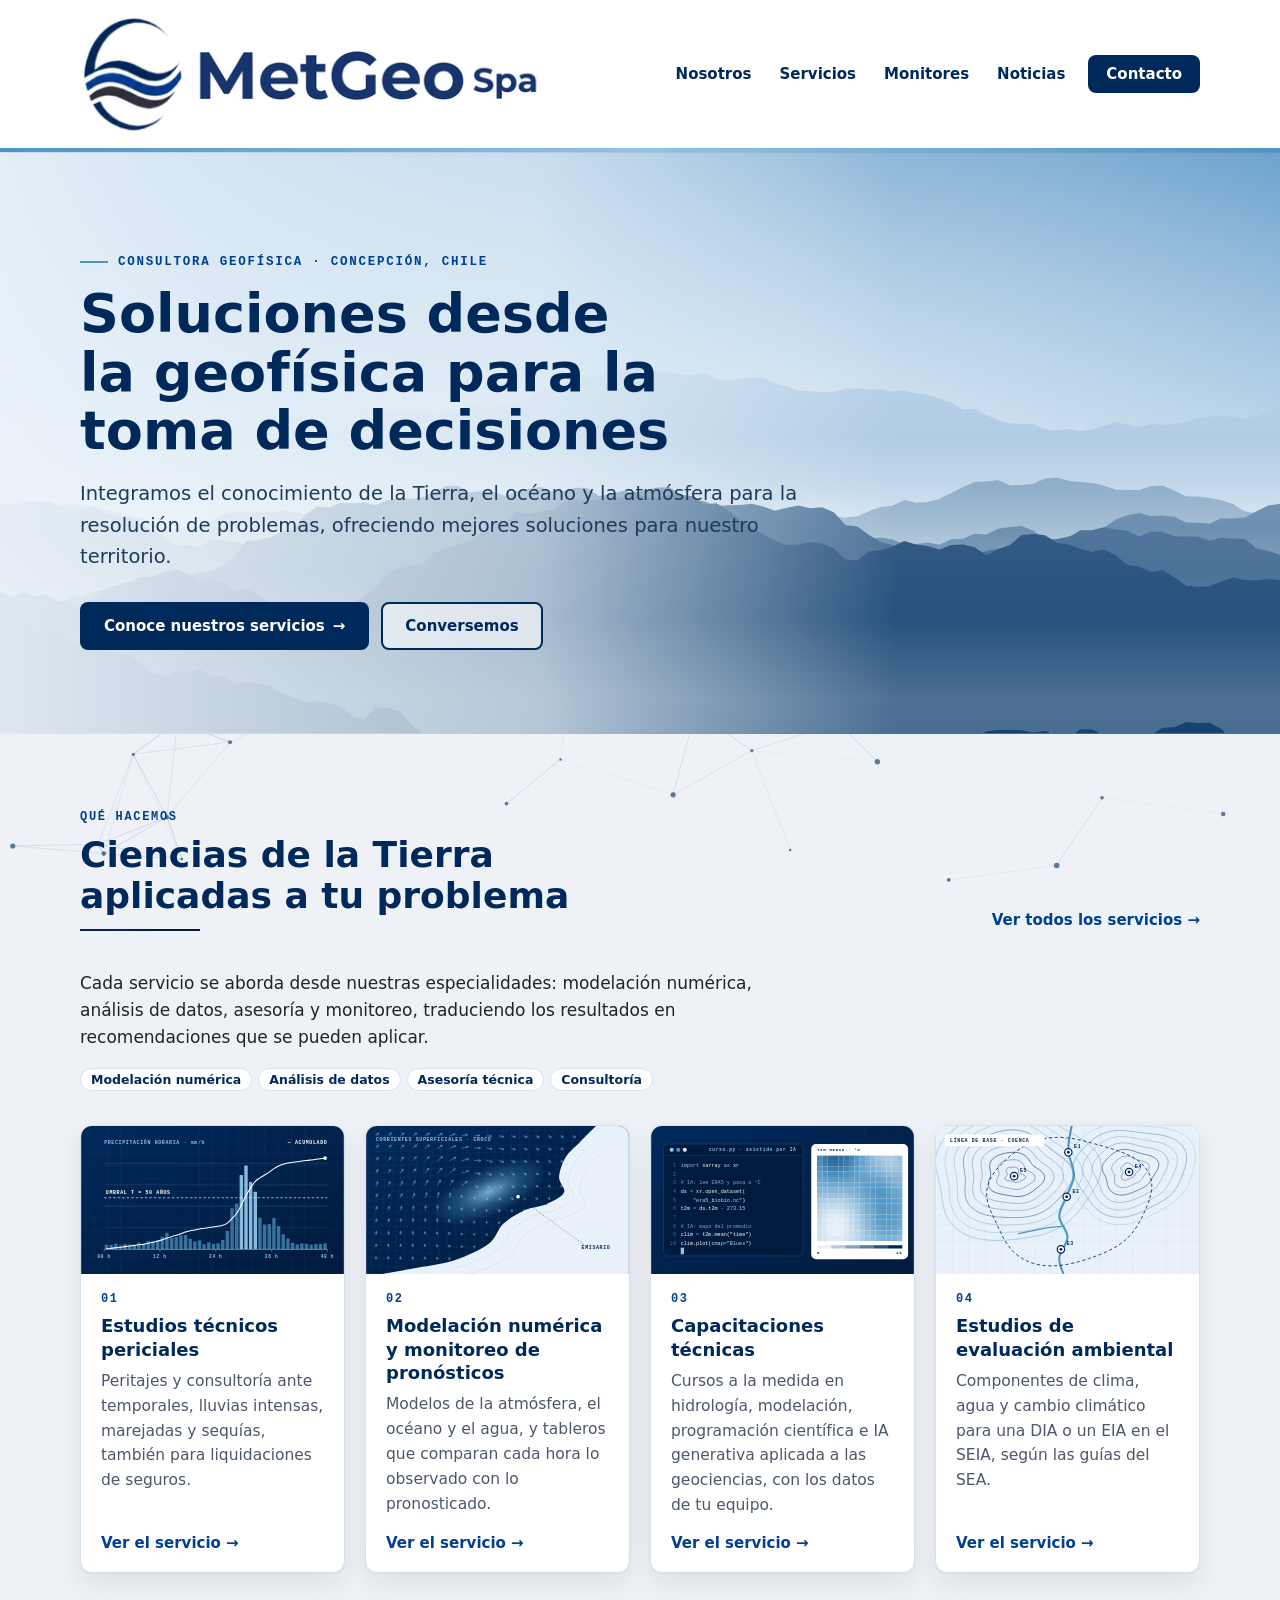
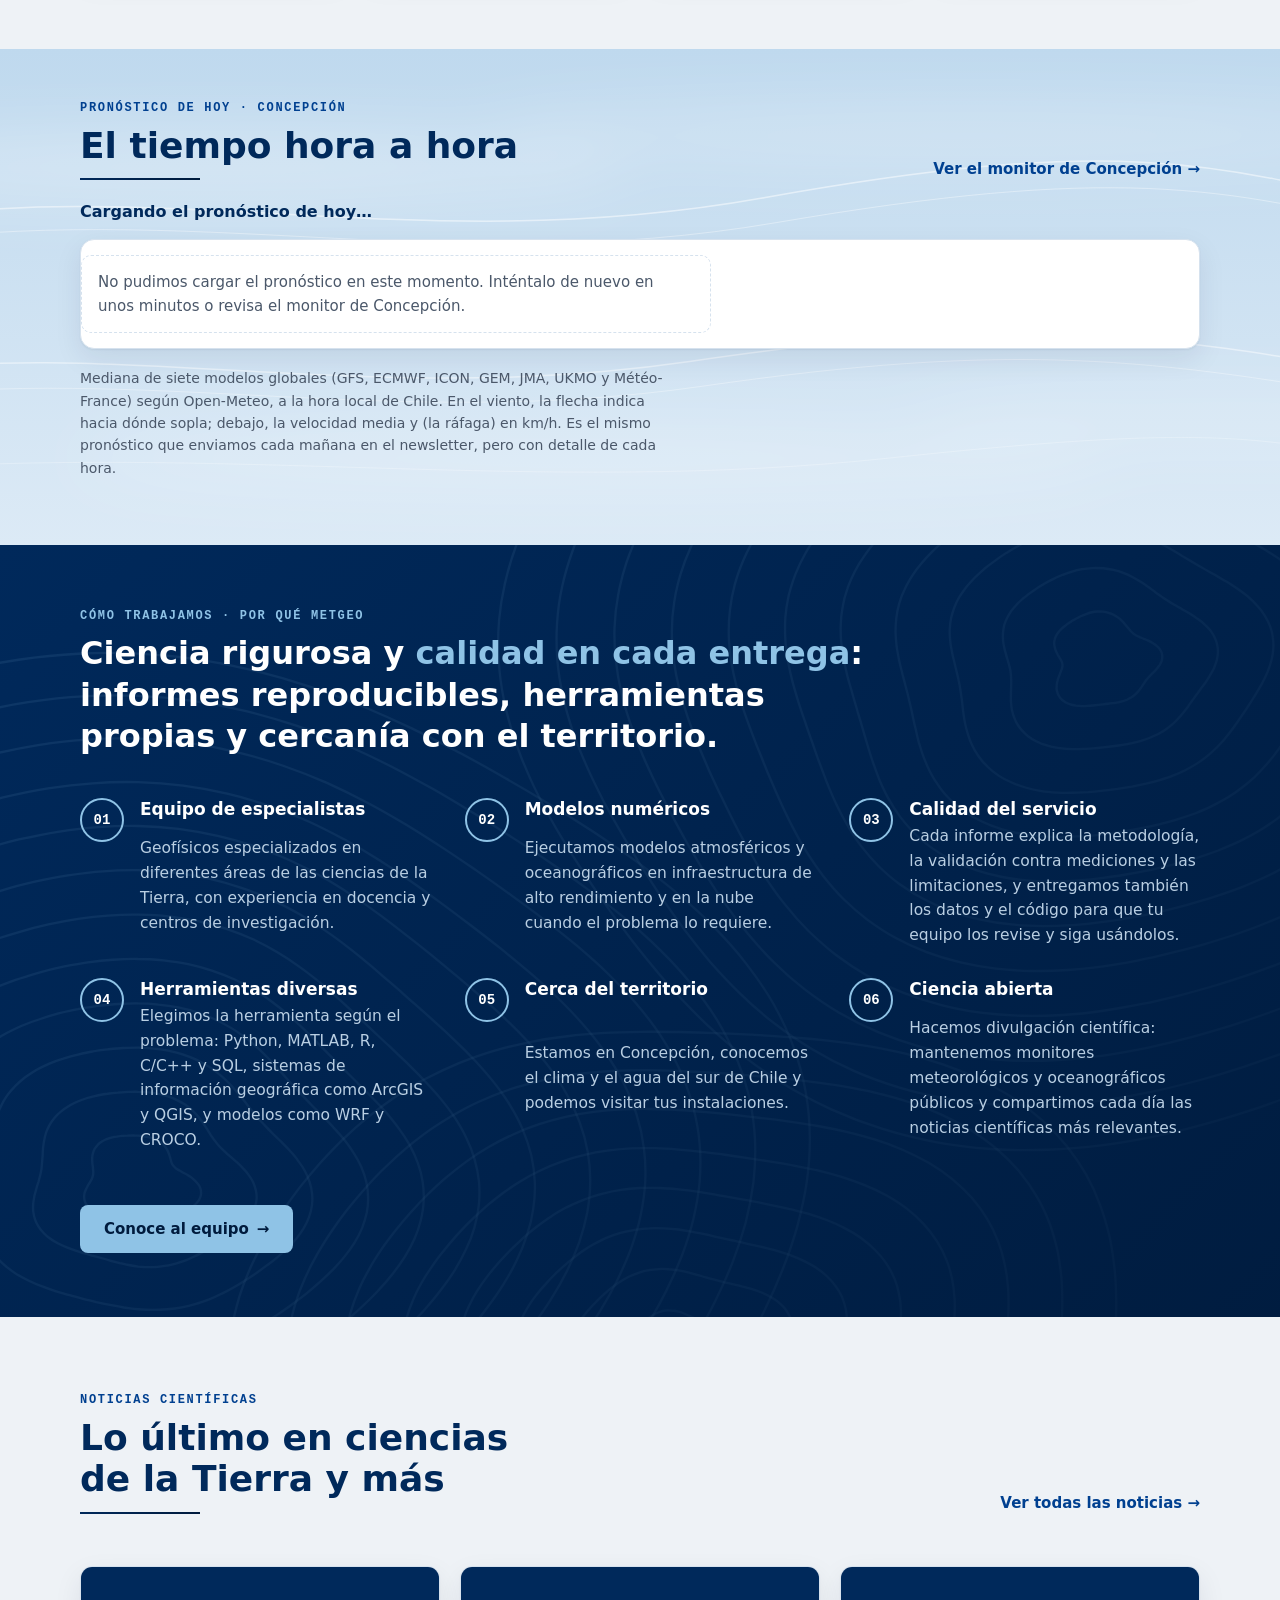
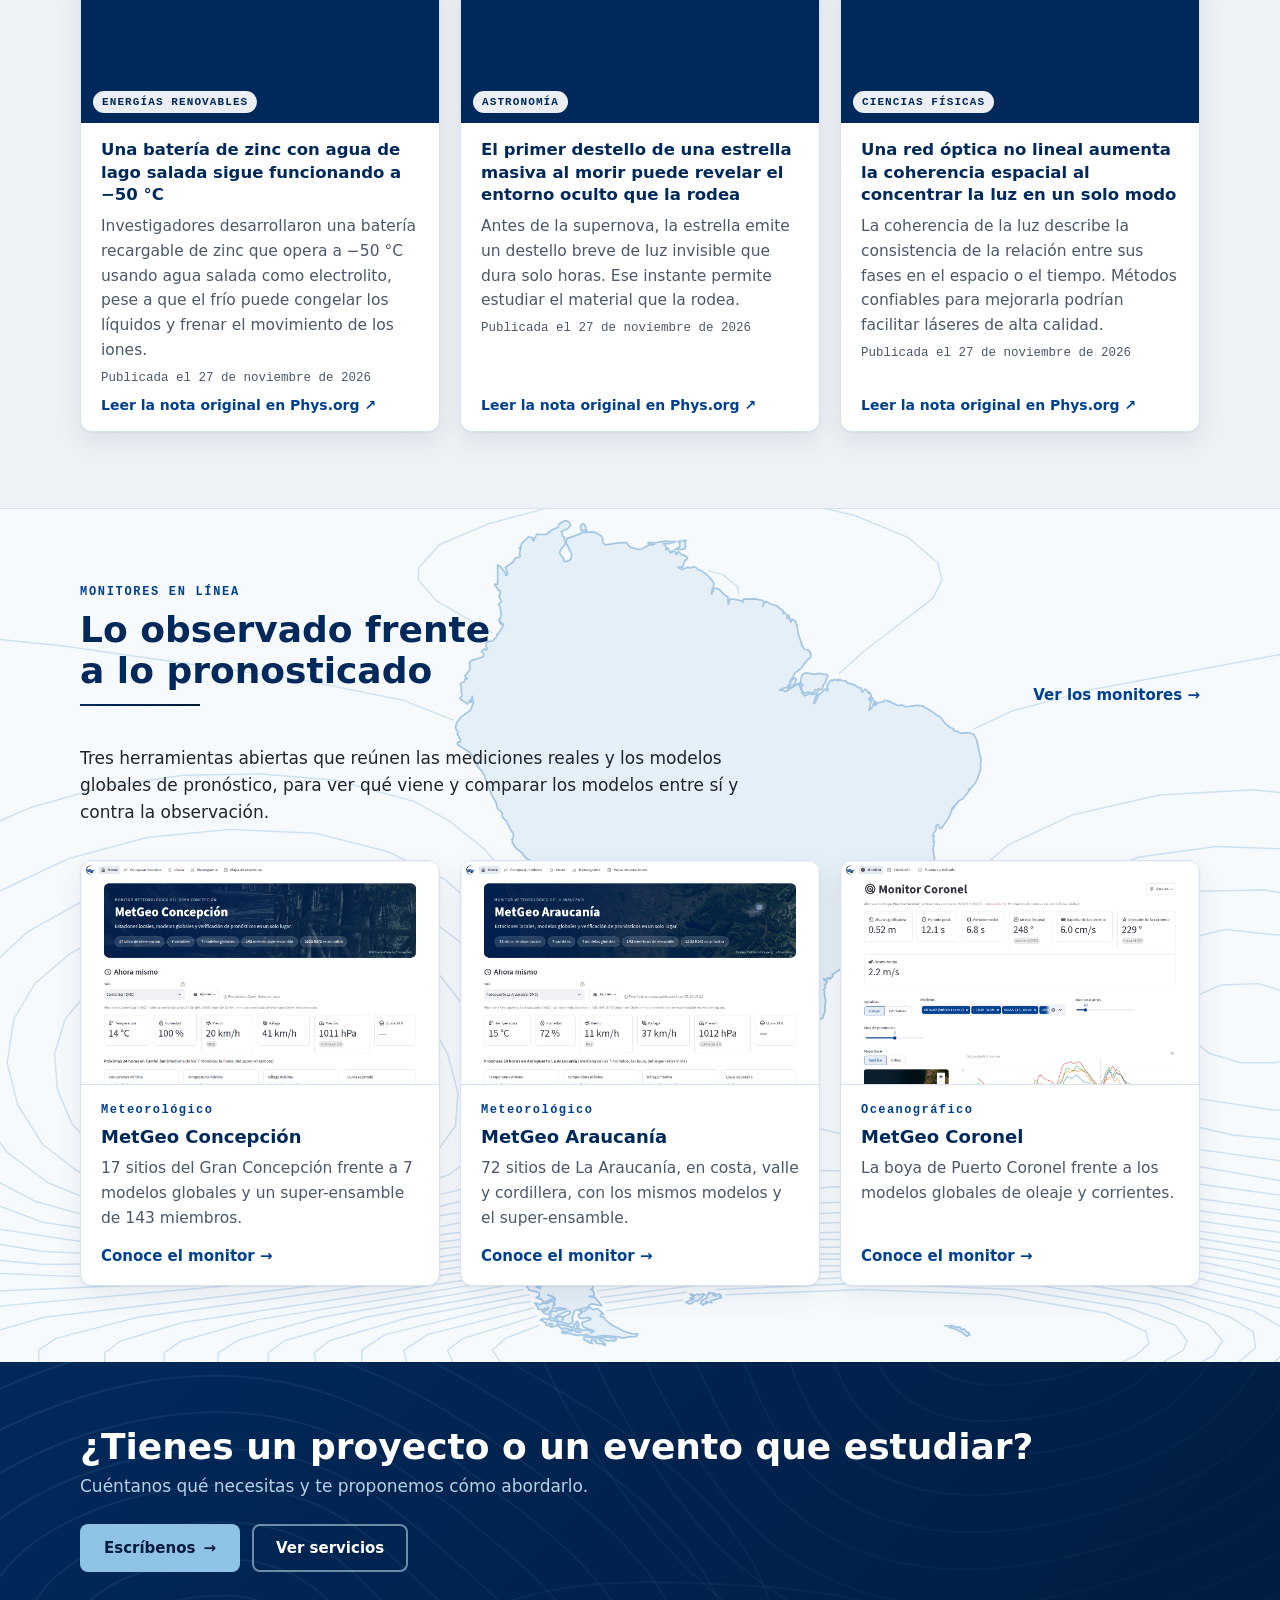
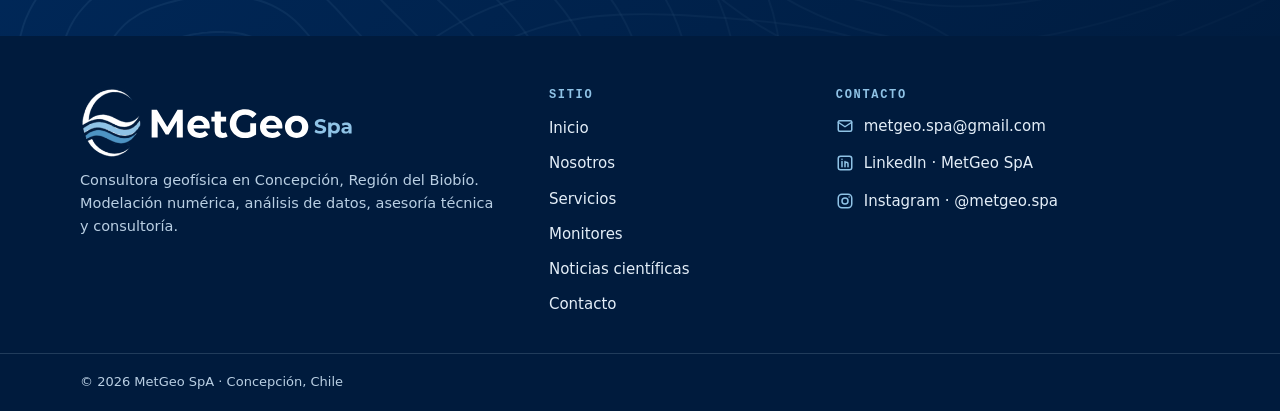
<file: index.html>
<!doctype html>
<html lang="es">
<head>
<meta charset="utf-8">
<meta name="viewport" content="width=device-width, initial-scale=1">
<meta http-equiv="Content-Security-Policy" content="default-src 'self'; script-src 'self'; style-src 'self' https://fonts.googleapis.com; font-src https://fonts.gstatic.com; img-src 'self' data:; connect-src 'self' https://api.open-meteo.com; object-src 'none'; base-uri 'self'; form-action 'none'">
<meta name="referrer" content="strict-origin-when-cross-origin">
<title>MetGeo | Consultora geofísica en Concepción, Chile</title>
<meta name="description" content="MetGeo: consultora geofísica en Concepción, Chile. Peritajes meteorológicos, modelación numérica, monitoreo de pronósticos y evaluación ambiental.">
<link rel="canonical" href="https://metgeo.cl/">
<meta property="og:type" content="website">
<meta property="og:site_name" content="MetGeo">
<meta property="og:locale" content="es_CL">
<meta property="og:title" content="MetGeo | Consultora geofísica en Concepción, Chile">
<meta property="og:description" content="MetGeo: consultora geofísica en Concepción, Chile. Peritajes meteorológicos, modelación numérica, monitoreo de pronósticos y evaluación ambiental.">
<meta property="og:url" content="https://metgeo.cl/">
<meta property="og:image" content="https://metgeo.cl/assets/logo.png">
<meta property="og:image:alt" content="MetGeo, consultora geofísica">
<meta name="twitter:card" content="summary">
<meta name="twitter:title" content="MetGeo | Consultora geofísica en Concepción, Chile">
<meta name="twitter:description" content="MetGeo: consultora geofísica en Concepción, Chile. Peritajes meteorológicos, modelación numérica, monitoreo de pronósticos y evaluación ambiental.">
<meta name="twitter:image" content="https://metgeo.cl/assets/logo.png">
<link rel="icon" type="image/png" href="assets/icono.png" sizes="32x32">
<link rel="icon" type="image/svg+xml" href="assets/icono.svg">
<link rel="apple-touch-icon" href="assets/icono.png">
<link rel="preconnect" href="https://fonts.googleapis.com">
<link rel="preconnect" href="https://fonts.gstatic.com" crossorigin>
<link rel="stylesheet" href="https://fonts.googleapis.com/css2?family=Montserrat:wght@500;600;700&family=Source+Sans+3:wght@400;600;700&display=swap">
<link rel="stylesheet" href="assets/style.css">
<script src="assets/config.js"></script>
<script src="assets/site.js"></script>
</head>
<body>
<a class="skip" href="#main">Saltar al contenido</a>
<canvas class="net" aria-hidden="true"></canvas>
<header class="top">
  <div class="wrap top-in">
    <a class="brand" href="index.html"><img src="assets/logo.png" alt="MetGeo Spa, inicio" width="480" height="123"></a>
    <button class="menu-btn" type="button" aria-expanded="false" aria-controls="menu"><span class="bars" aria-hidden="true"></span><span class="txt">Menú</span></button>
    <nav class="nav" id="menu" aria-label="Principal">
      <a href="nosotros.html">Nosotros</a>
      <a href="servicios.html">Servicios</a>
      <a href="monitor.html">Monitores</a>
      <a href="noticias.html">Noticias</a>
      <a class="nav-cta" href="contacto.html">Contacto</a>
    </nav>
  </div>
  <div class="accent"></div>
</header>

<main id="main">
  <section class="hero">
    <canvas class="geo" aria-hidden="true"></canvas>
    <div class="wrap">
      <div class="hero-copy">
        <p class="eyebrow">Consultora geofísica · Concepción, Chile</p>
        <h1>Soluciones desde la geofísica para la toma de decisiones</h1>
        <p class="lead">Integramos el conocimiento de la Tierra, el océano y la atmósfera para la resolución de problemas, ofreciendo mejores soluciones para nuestro territorio.</p>
        <div class="btns">
          <a class="btn btn-sky" href="servicios.html">Conoce nuestros servicios <span class="arr" aria-hidden="true">&rarr;</span></a>
          <a class="btn btn-ghost" href="contacto.html">Conversemos</a>
        </div>
      </div>
    </div>
  </section>

  <section class="sec" id="servicios">
    <div class="wrap">
      <div class="sec-head">
        <div>
          <p class="kicker">Qué hacemos</p>
          <h2>Ciencias de la Tierra aplicadas a tu problema</h2>
          <div class="rule"></div>
        </div>
        <a class="more" href="servicios.html">Ver todos los servicios &rarr;</a>
      </div>
      <p>Cada servicio se aborda desde nuestras especialidades: modelación numérica, análisis de datos, asesoría y monitoreo, traduciendo los resultados en recomendaciones que se pueden aplicar.</p>
      <ul class="tags tags-lg" aria-label="Capacidades">
        <li>Modelación numérica</li><li>Análisis de datos</li><li>Asesoría técnica</li><li>Consultoría</li>
      </ul>
      <div class="svc-cards">
        <a class="svc-card" href="servicios.html#eventos">
          <img src="assets/img/servicio-eventos.svg" alt="" width="640" height="360" loading="lazy">
          <div class="body">
            <span class="num">01</span>
            <h3>Estudios técnicos periciales</h3>
            <p>Peritajes y consultoría ante temporales, lluvias intensas, marejadas y sequías, también para liquidaciones de seguros.</p>
            <span class="more">Ver el servicio &rarr;</span>
          </div>
        </a>
        <a class="svc-card" href="servicios.html#modelacion">
          <img src="assets/img/servicio-modelacion.svg" alt="" width="640" height="360" loading="lazy">
          <div class="body">
            <span class="num">02</span>
            <h3>Modelación numérica y monitoreo de pronósticos</h3>
            <p>Modelos de la atmósfera, el océano y el agua, y tableros que comparan cada hora lo observado con lo pronosticado.</p>
            <span class="more">Ver el servicio &rarr;</span>
          </div>
        </a>
        <a class="svc-card" href="servicios.html#capacitaciones">
          <img src="assets/img/servicio-capacitacion.svg" alt="" width="640" height="360" loading="lazy">
          <div class="body">
            <span class="num">03</span>
            <h3>Capacitaciones técnicas</h3>
            <p>Cursos a la medida en hidrología, modelación, programación científica e IA generativa aplicada a las geociencias, con los datos de tu equipo.</p>
            <span class="more">Ver el servicio &rarr;</span>
          </div>
        </a>
        <a class="svc-card" href="servicios.html#ambiental">
          <img src="assets/img/servicio-ambiental.svg" alt="" width="640" height="360" loading="lazy">
          <div class="body">
            <span class="num">04</span>
            <h3>Estudios de evaluación ambiental</h3>
            <p>Componentes de clima, agua y cambio climático para una DIA o un EIA en el SEIA, según las guías del SEA.</p>
            <span class="more">Ver el servicio &rarr;</span>
          </div>
        </a>
      </div>
    </div>
  </section>

  <section class="sec sec-sky" id="pronostico">
    <div class="wrap">
      <div class="sec-head">
        <div>
          <p class="kicker">Pronóstico de hoy · Concepción</p>
          <h2>El tiempo hora a hora</h2>
          <div class="rule"></div>
        </div>
        <a class="more" data-monitor="concepcion" href="monitor.html#concepcion">Ver el monitor de Concepción &rarr;</a>
      </div>
      <p id="pronostico-resumen" class="wx-resumen">Cargando el pronóstico de hoy…</p>
      <div id="pronostico-datos" class="wx"></div>
      <noscript><p class="empty">Activa JavaScript para ver el pronóstico.</p></noscript>
      <p class="fine">Mediana de siete modelos globales (GFS, ECMWF, ICON, GEM, JMA, UKMO y Météo-France) según Open-Meteo, a la hora local de Chile. En el viento, la flecha indica hacia dónde sopla; debajo, la velocidad media y (la ráfaga) en km/h. Es el mismo pronóstico que enviamos cada mañana en el newsletter, pero con detalle de cada hora.</p>
    </div>
  </section>

  <section class="band" id="por-que" aria-labelledby="hecho-2">
    <div class="wrap">
      <p class="kicker">Cómo trabajamos · Por qué MetGeo</p>
      <p class="band-statement" id="hecho-2">Ciencia rigurosa y <em>calidad en cada entrega</em>: informes reproducibles, herramientas propias y cercanía con el territorio.</p>
      <div class="features">
        <div class="feature"><span class="n">01</span><h3>Equipo de especialistas</h3><p>Geofísicos especializados en diferentes áreas de las ciencias de la Tierra, con experiencia en docencia y centros de investigación.</p></div>
        <div class="feature"><span class="n">02</span><h3>Modelos numéricos</h3><p>Ejecutamos modelos atmosféricos y oceanográficos en infraestructura de alto rendimiento y en la nube cuando el problema lo requiere.</p></div>
        <div class="feature"><span class="n">03</span><h3>Calidad del servicio</h3><p>Cada informe explica la metodología, la validación contra mediciones y las limitaciones, y entregamos también los datos y el código para que tu equipo los revise y siga usándolos.</p></div>
        <div class="feature"><span class="n">04</span><h3>Herramientas diversas</h3><p>Elegimos la herramienta según el problema: Python, MATLAB, R, C/C++ y SQL, sistemas de información geográfica como ArcGIS y QGIS, y modelos como WRF y CROCO.</p></div>
        <div class="feature"><span class="n">05</span><h3>Cerca del territorio</h3><p>Estamos en Concepción, conocemos el clima y el agua del sur de Chile y podemos visitar tus instalaciones.</p></div>
        <div class="feature"><span class="n">06</span><h3>Ciencia abierta</h3><p>Hacemos divulgación científica: mantenemos monitores meteorológicos y oceanográficos públicos y compartimos cada día las noticias científicas más relevantes.</p></div>
      
      <div class="btns mt"><a class="btn btn-light" href="nosotros.html">Conoce al equipo <span class="arr" aria-hidden="true">&rarr;</span></a></div>
    </div>
  </section>

  <section class="sec">
    <div class="wrap">
      <div class="sec-head">
        <div>
          <p class="kicker">Noticias científicas</p>
          <h2>Lo último en ciencias de la Tierra y más</h2>
          <div class="rule"></div>
        </div>
        <a class="more" href="noticias.html">Ver todas las noticias &rarr;</a>
      </div>
      <ul class="items items-3" id="ultimas"><li class="empty">Cargando las noticias de hoy…</li></ul>
    </div>
  </section>

  <section class="sec sec-light sec-mapa">
    <div class="wrap">
      <div class="sec-head">
        <div>
          <p class="kicker">Monitores en línea</p>
          <h2>Lo observado frente a lo pronosticado</h2>
          <div class="rule"></div>
        </div>
        <a class="more" href="monitor.html">Ver los monitores &rarr;</a>
      </div>
      <p>Tres herramientas abiertas que reúnen las mediciones reales y los modelos globales de pronóstico, para ver qué viene y comparar los modelos entre sí y contra la observación.</p>
      <div class="svc-cards svc-cards-3">
        <a class="svc-card" href="monitor.html#concepcion">
          <span class="shot"><img src="assets/monitor-concepcion.png" alt="Portada del monitor MetGeo Concepción" width="1280" height="900" loading="lazy"></span>
          <div class="body">
            <span class="num">Meteorológico</span>
            <h3>MetGeo Concepción</h3>
            <p>17 sitios del Gran Concepción frente a 7 modelos globales y un super-ensamble de 143 miembros.</p>
            <span class="more">Conoce el monitor &rarr;</span>
          </div>
        </a>
        <a class="svc-card" href="monitor.html#araucania">
          <span class="shot"><img src="assets/monitor-araucania.png" alt="Portada del monitor MetGeo Araucanía" width="1280" height="900" loading="lazy"></span>
          <div class="body">
            <span class="num">Meteorológico</span>
            <h3>MetGeo Araucanía</h3>
            <p>72 sitios de La Araucanía, en costa, valle y cordillera, con los mismos modelos y el super-ensamble.</p>
            <span class="more">Conoce el monitor &rarr;</span>
          </div>
        </a>
        <a class="svc-card" href="monitor.html#coronel">
          <span class="shot"><img src="assets/monitor-coronel.png" alt="Portada del monitor MetGeo Coronel" width="1280" height="900" loading="lazy"></span>
          <div class="body">
            <span class="num">Oceanográfico</span>
            <h3>MetGeo Coronel</h3>
            <p>La boya de Puerto Coronel frente a los modelos globales de oleaje y corrientes.</p>
            <span class="more">Conoce el monitor &rarr;</span>
          </div>
        </a>
      </div>
    </div>
  </section>

  <section class="band" aria-labelledby="cta">
    <div class="wrap band-cta">
      <div>
        <h2 id="cta">¿Tienes un proyecto o un evento que estudiar?</h2>
        <p>Cuéntanos qué necesitas y te proponemos cómo abordarlo.</p>
      </div>
      <div class="btns">
        <a class="btn btn-light" href="contacto.html">Escríbenos <span class="arr" aria-hidden="true">&rarr;</span></a>
        <a class="btn btn-line" href="servicios.html">Ver servicios</a>
      </div>
    </div>
  </section>
</main>

<footer class="foot">
  <div class="wrap foot-grid">
    <div>
      <img class="foot-logo" src="assets/logo-claro.svg" alt="MetGeo Spa" width="780" height="200">
      <p>Consultora geofísica en Concepción, Región del Biobío. Modelación numérica, análisis de datos, asesoría técnica y consultoría.</p>
    </div>
    <nav aria-label="Mapa del sitio">
      <p class="foot-h">Sitio</p>
      <ul class="foot-links">
        <li><a href="index.html">Inicio</a></li>
        <li><a href="nosotros.html">Nosotros</a></li>
        <li><a href="servicios.html">Servicios</a></li>
        <li><a href="monitor.html">Monitores</a></li>
        <li><a href="noticias.html">Noticias científicas</a></li>
        <li><a href="contacto.html">Contacto</a></li>
      </ul>
    </nav>
    <div>
      <p class="foot-h">Contacto</p>
      <ul class="foot-links">
        <li><a href="mailto:metgeo.spa@gmail.com"><svg viewBox="0 0 24 24" fill="none" stroke="currentColor" stroke-width="2" stroke-linecap="round" stroke-linejoin="round" aria-hidden="true" focusable="false"><rect x="3" y="5" width="18" height="14" rx="2"/><path d="m3 7 9 6 9-6"/></svg>metgeo.spa@gmail.com</a></li>
        <li><a href="https://www.linkedin.com/company/metgeo-spa/" target="_blank" rel="noopener noreferrer"><svg viewBox="0 0 24 24" fill="none" stroke="currentColor" stroke-width="2" stroke-linecap="round" stroke-linejoin="round" aria-hidden="true" focusable="false"><rect x="3" y="3" width="18" height="18" rx="3"/><path d="M8 10v7M8 7v.01M12 17v-4a2 2 0 0 1 4 0v4M12 10v7"/></svg>LinkedIn · MetGeo SpA</a></li>
        <li><a href="https://www.instagram.com/metgeo.spa/" target="_blank" rel="noopener noreferrer"><svg viewBox="0 0 24 24" fill="none" stroke="currentColor" stroke-width="2" stroke-linecap="round" stroke-linejoin="round" aria-hidden="true" focusable="false"><rect x="3" y="3" width="18" height="18" rx="5"/><circle cx="12" cy="12" r="4"/><path d="M17.5 6.5v.01"/></svg>Instagram · @metgeo.spa</a></li>
      </ul>
    </div>
  </div>
  <div class="foot-legal">
    <div class="wrap">
      <p>© 2026 MetGeo SpA · Concepción, Chile</p>
    </div>
  </div>
</footer>
<script src="assets/fondo.js"></script>
<script src="assets/noticias.js"></script>
<script src="assets/pronostico.js"></script>
</body>
</html>
</file>
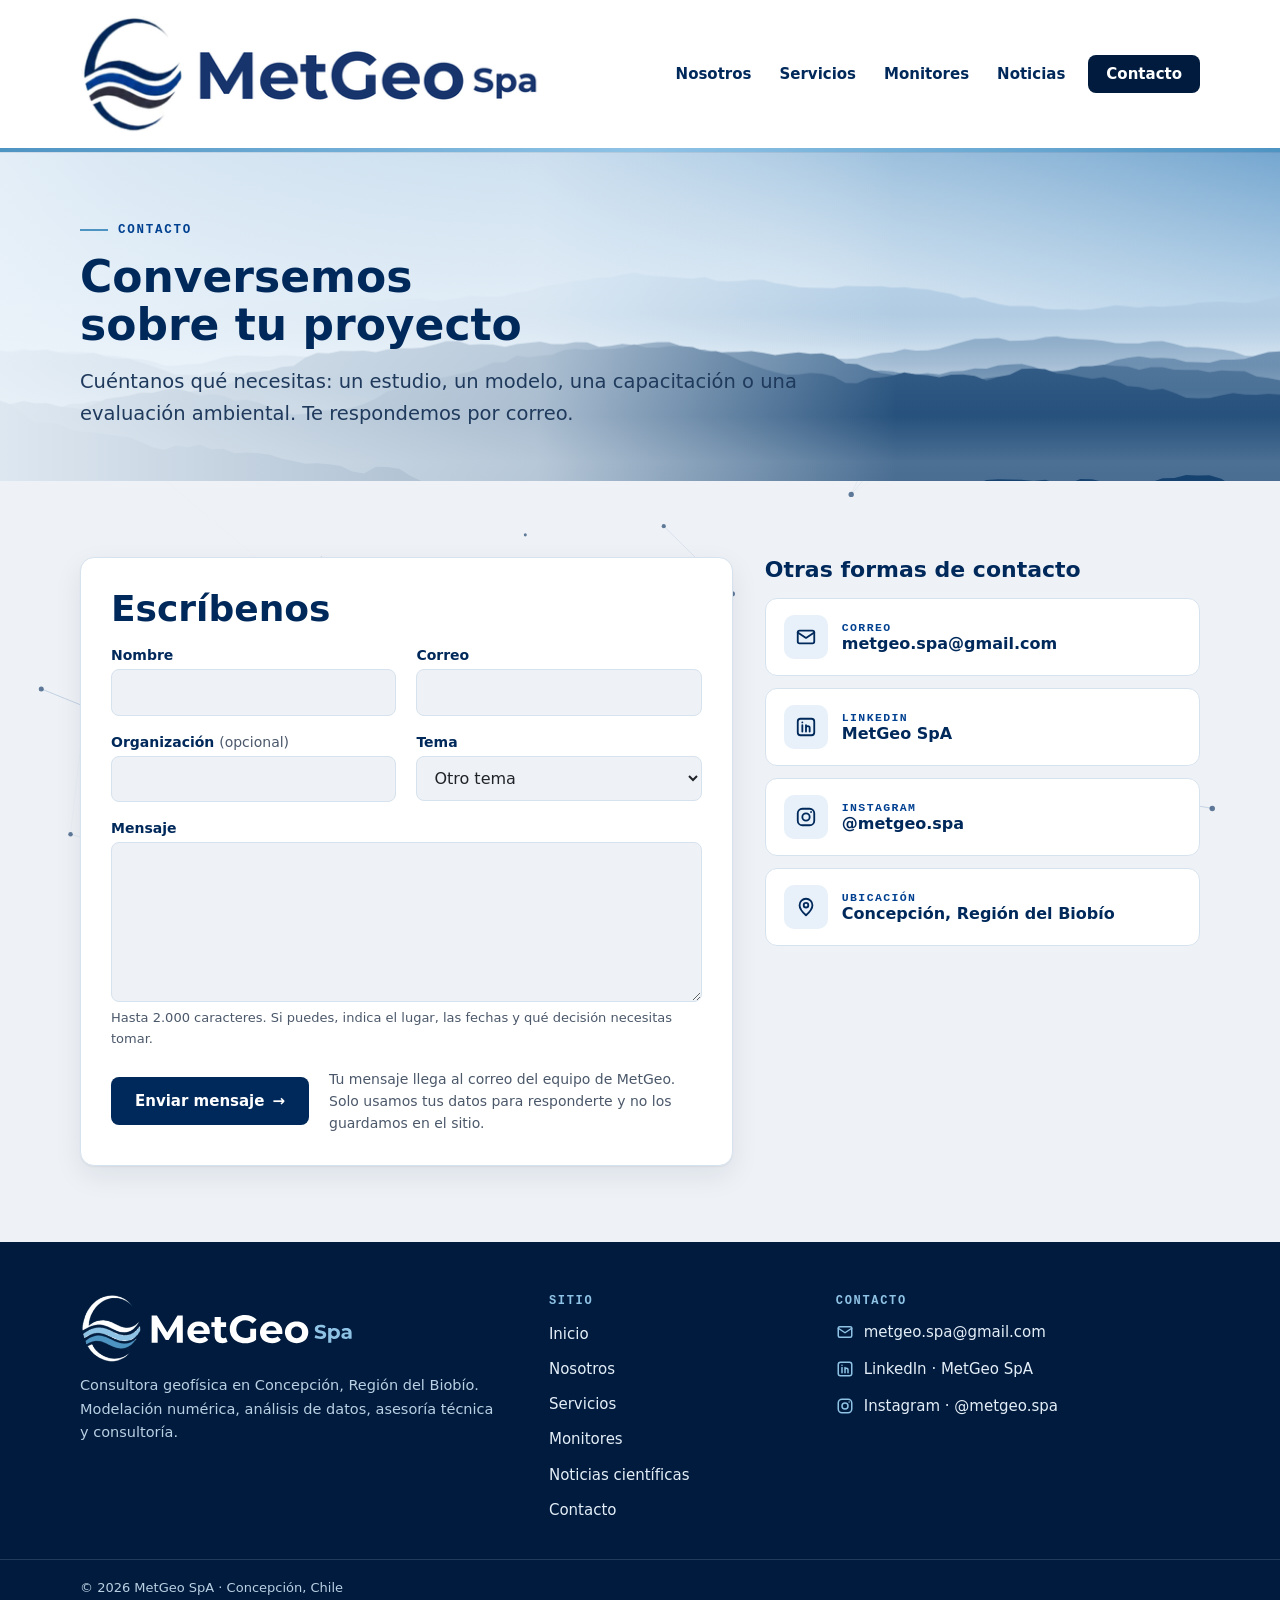
<file: contacto.html>
<!doctype html>
<html lang="es">
<head>
<meta charset="utf-8">
<meta name="viewport" content="width=device-width, initial-scale=1">
<meta http-equiv="Content-Security-Policy" content="default-src 'self'; script-src 'self'; style-src 'self' https://fonts.googleapis.com; font-src https://fonts.gstatic.com; img-src 'self' data:; connect-src 'self' https://newsletter.metgeo.cl; object-src 'none'; base-uri 'self'; form-action 'none'">
<meta name="referrer" content="strict-origin-when-cross-origin">
<title>Contacto | MetGeo, consultora geofísica en Concepción</title>
<meta name="description" content="Escríbele al equipo de MetGeo: formulario de contacto, correo, LinkedIn e Instagram.">
<link rel="canonical" href="https://metgeo.cl/contacto.html">
<meta property="og:type" content="website">
<meta property="og:site_name" content="MetGeo">
<meta property="og:locale" content="es_CL">
<meta property="og:title" content="Contacto | MetGeo, consultora geofísica en Concepción">
<meta property="og:description" content="Escríbele al equipo de MetGeo: formulario de contacto, correo, LinkedIn e Instagram.">
<meta property="og:url" content="https://metgeo.cl/contacto.html">
<meta property="og:image" content="https://metgeo.cl/assets/logo.png">
<meta property="og:image:alt" content="MetGeo, consultora geofísica">
<meta name="twitter:card" content="summary">
<meta name="twitter:title" content="Contacto | MetGeo, consultora geofísica en Concepción">
<meta name="twitter:description" content="Escríbele al equipo de MetGeo: formulario de contacto, correo, LinkedIn e Instagram.">
<meta name="twitter:image" content="https://metgeo.cl/assets/logo.png">
<link rel="icon" type="image/png" href="assets/icono.png" sizes="32x32">
<link rel="icon" type="image/svg+xml" href="assets/icono.svg">
<link rel="apple-touch-icon" href="assets/icono.png">
<link rel="preconnect" href="https://fonts.googleapis.com">
<link rel="preconnect" href="https://fonts.gstatic.com" crossorigin>
<link rel="stylesheet" href="https://fonts.googleapis.com/css2?family=Montserrat:wght@500;600;700&family=Source+Sans+3:wght@400;600;700&display=swap">
<link rel="stylesheet" href="assets/style.css">
<script src="assets/config.js"></script>
<script src="assets/site.js"></script>
</head>
<body>
<a class="skip" href="#main">Saltar al contenido</a>
<canvas class="net" aria-hidden="true"></canvas>
<header class="top">
  <div class="wrap top-in">
    <a class="brand" href="index.html"><img src="assets/logo.png" alt="MetGeo Spa, inicio" width="480" height="123"></a>
    <button class="menu-btn" type="button" aria-expanded="false" aria-controls="menu"><span class="bars" aria-hidden="true"></span><span class="txt">Menú</span></button>
    <nav class="nav" id="menu" aria-label="Principal">
      <a href="nosotros.html">Nosotros</a>
      <a href="servicios.html">Servicios</a>
      <a href="monitor.html">Monitores</a>
      <a href="noticias.html">Noticias</a>
      <a class="nav-cta" href="contacto.html" aria-current="page">Contacto</a>
    </nav>
  </div>
  <div class="accent"></div>
</header>

<main id="main">
  <section class="hero hero-sm">
    <canvas class="geo" aria-hidden="true"></canvas>
    <div class="wrap">
      <div class="hero-copy">
        <p class="eyebrow">Contacto</p>
        <h1>Conversemos sobre tu proyecto</h1>
        <p class="lead">Cuéntanos qué necesitas: un estudio, un modelo, una capacitación o una evaluación ambiental. Te respondemos por correo.</p>
      </div>
    </div>
  </section>

  <section class="sec">
    <div class="wrap contact-layout">
      <div>
        <form class="form" id="form-contacto" novalidate>
          <h2>Escríbenos</h2>
          <div class="field">
            <label for="f-nombre">Nombre</label>
            <input id="f-nombre" name="nombre" type="text" autocomplete="name" maxlength="100" required>
          </div>
          <div class="field">
            <label for="f-correo">Correo</label>
            <input id="f-correo" name="correo" type="email" autocomplete="email" maxlength="120" required>
          </div>
          <div class="field">
            <label for="f-org">Organización <span class="opt">(opcional)</span></label>
            <input id="f-org" name="organizacion" type="text" autocomplete="organization" maxlength="120">
          </div>
          <div class="field">
            <label for="f-servicio">Tema</label>
            <select id="f-servicio" name="servicio">
              <option value="eventos">Estudio técnico pericial</option>
              <option value="modelacion">Modelación numérica y monitoreo</option>
              <option value="capacitaciones">Capacitación técnica</option>
              <option value="ambiental">Evaluación ambiental (SEIA)</option>
              <option value="otro" selected>Otro tema</option>
            </select>
          </div>
          <div class="field field-wide">
            <label for="f-mensaje">Mensaje</label>
            <textarea id="f-mensaje" name="mensaje" maxlength="2000" required aria-describedby="f-mensaje-hint"></textarea>
            <span class="hint" id="f-mensaje-hint">Hasta 2.000 caracteres. Si puedes, indica el lugar, las fechas y qué decisión necesitas tomar.</span>
          </div>
          <div class="trap" aria-hidden="true">
            <label for="f-web">No llenes este campo</label>
            <input id="f-web" name="website" type="text" tabindex="-1" autocomplete="off">
          </div>
          <div class="form-foot">
            <button class="btn btn-solid" type="submit">Enviar mensaje <span class="arr" aria-hidden="true">&rarr;</span></button>
            <p class="fine">Tu mensaje llega al correo del equipo de MetGeo. Solo usamos tus datos para responderte y no los guardamos en el sitio.</p>
          </div>
          <p class="form-status" id="form-status" role="status" hidden></p>
        </form>
        <noscript><p class="empty">El formulario necesita JavaScript. Puedes escribirnos directamente a metgeo.spa@gmail.com.</p></noscript>
      </div>

      <aside class="info" aria-label="Otras formas de contacto">
        <h2>Otras formas de contacto</h2>
        <a class="info-item" href="mailto:metgeo.spa@gmail.com"><span class="ico"><svg viewBox="0 0 24 24" fill="none" stroke="currentColor" stroke-width="2" stroke-linecap="round" stroke-linejoin="round" aria-hidden="true" focusable="false"><rect x="3" y="5" width="18" height="14" rx="2"/><path d="m3 7 9 6 9-6"/></svg></span><span><span class="label">Correo</span><span class="value">metgeo.spa@gmail.com</span></span></a>
        <a class="info-item" href="https://www.linkedin.com/company/metgeo-spa/" target="_blank" rel="noopener noreferrer"><span class="ico"><svg viewBox="0 0 24 24" fill="none" stroke="currentColor" stroke-width="2" stroke-linecap="round" stroke-linejoin="round" aria-hidden="true" focusable="false"><rect x="3" y="3" width="18" height="18" rx="3"/><path d="M8 10v7M8 7v.01M12 17v-4a2 2 0 0 1 4 0v4M12 10v7"/></svg></span><span><span class="label">LinkedIn</span><span class="value">MetGeo SpA</span></span></a>
        <a class="info-item" href="https://www.instagram.com/metgeo.spa/" target="_blank" rel="noopener noreferrer"><span class="ico"><svg viewBox="0 0 24 24" fill="none" stroke="currentColor" stroke-width="2" stroke-linecap="round" stroke-linejoin="round" aria-hidden="true" focusable="false"><rect x="3" y="3" width="18" height="18" rx="5"/><circle cx="12" cy="12" r="4"/><path d="M17.5 6.5v.01"/></svg></span><span><span class="label">Instagram</span><span class="value">@metgeo.spa</span></span></a>
        <div class="info-item"><span class="ico"><svg viewBox="0 0 24 24" fill="none" stroke="currentColor" stroke-width="2" stroke-linecap="round" stroke-linejoin="round" aria-hidden="true" focusable="false"><path d="M12 21s-7-6.2-7-11a7 7 0 0 1 14 0c0 4.8-7 11-7 11z"/><circle cx="12" cy="10" r="2.5"/></svg></span><span><span class="label">Ubicación</span><span class="value">Concepción, Región del Biobío</span></span></div>
      </aside>
    </div>
  </section>
</main>

<footer class="foot">
  <div class="wrap foot-grid">
    <div>
      <img class="foot-logo" src="assets/logo-claro.svg" alt="MetGeo Spa" width="780" height="200">
      <p>Consultora geofísica en Concepción, Región del Biobío. Modelación numérica, análisis de datos, asesoría técnica y consultoría.</p>
    </div>
    <nav aria-label="Mapa del sitio">
      <p class="foot-h">Sitio</p>
      <ul class="foot-links">
        <li><a href="index.html">Inicio</a></li>
        <li><a href="nosotros.html">Nosotros</a></li>
        <li><a href="servicios.html">Servicios</a></li>
        <li><a href="monitor.html">Monitores</a></li>
        <li><a href="noticias.html">Noticias científicas</a></li>
        <li><a href="contacto.html">Contacto</a></li>
      </ul>
    </nav>
    <div>
      <p class="foot-h">Contacto</p>
      <ul class="foot-links">
        <li><a href="mailto:metgeo.spa@gmail.com"><svg viewBox="0 0 24 24" fill="none" stroke="currentColor" stroke-width="2" stroke-linecap="round" stroke-linejoin="round" aria-hidden="true" focusable="false"><rect x="3" y="5" width="18" height="14" rx="2"/><path d="m3 7 9 6 9-6"/></svg>metgeo.spa@gmail.com</a></li>
        <li><a href="https://www.linkedin.com/company/metgeo-spa/" target="_blank" rel="noopener noreferrer"><svg viewBox="0 0 24 24" fill="none" stroke="currentColor" stroke-width="2" stroke-linecap="round" stroke-linejoin="round" aria-hidden="true" focusable="false"><rect x="3" y="3" width="18" height="18" rx="3"/><path d="M8 10v7M8 7v.01M12 17v-4a2 2 0 0 1 4 0v4M12 10v7"/></svg>LinkedIn · MetGeo SpA</a></li>
        <li><a href="https://www.instagram.com/metgeo.spa/" target="_blank" rel="noopener noreferrer"><svg viewBox="0 0 24 24" fill="none" stroke="currentColor" stroke-width="2" stroke-linecap="round" stroke-linejoin="round" aria-hidden="true" focusable="false"><rect x="3" y="3" width="18" height="18" rx="5"/><circle cx="12" cy="12" r="4"/><path d="M17.5 6.5v.01"/></svg>Instagram · @metgeo.spa</a></li>
      </ul>
    </div>
  </div>
  <div class="foot-legal">
    <div class="wrap">
      <p>© 2026 MetGeo SpA · Concepción, Chile</p>
    </div>
  </div>
</footer>
<script src="assets/fondo.js"></script>
<script src="assets/contacto.js"></script>
</body>
</html>
</file>
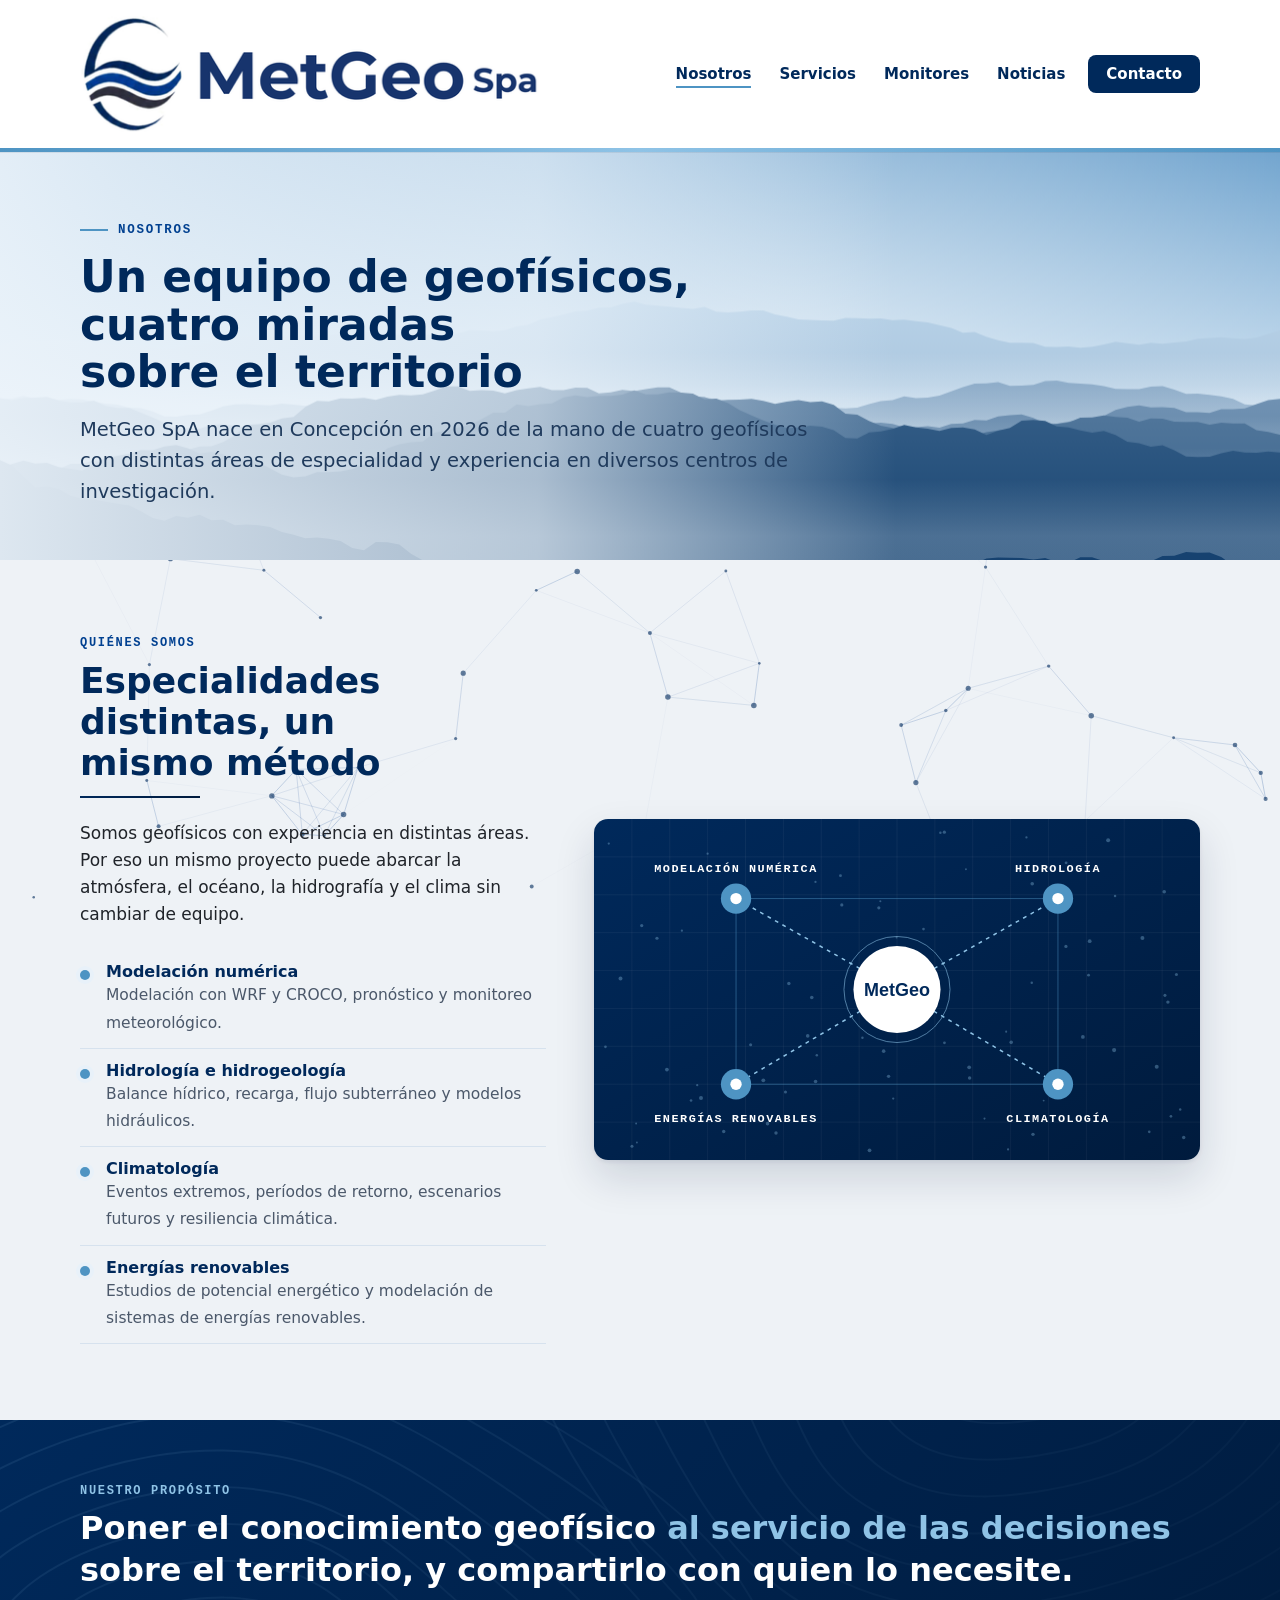
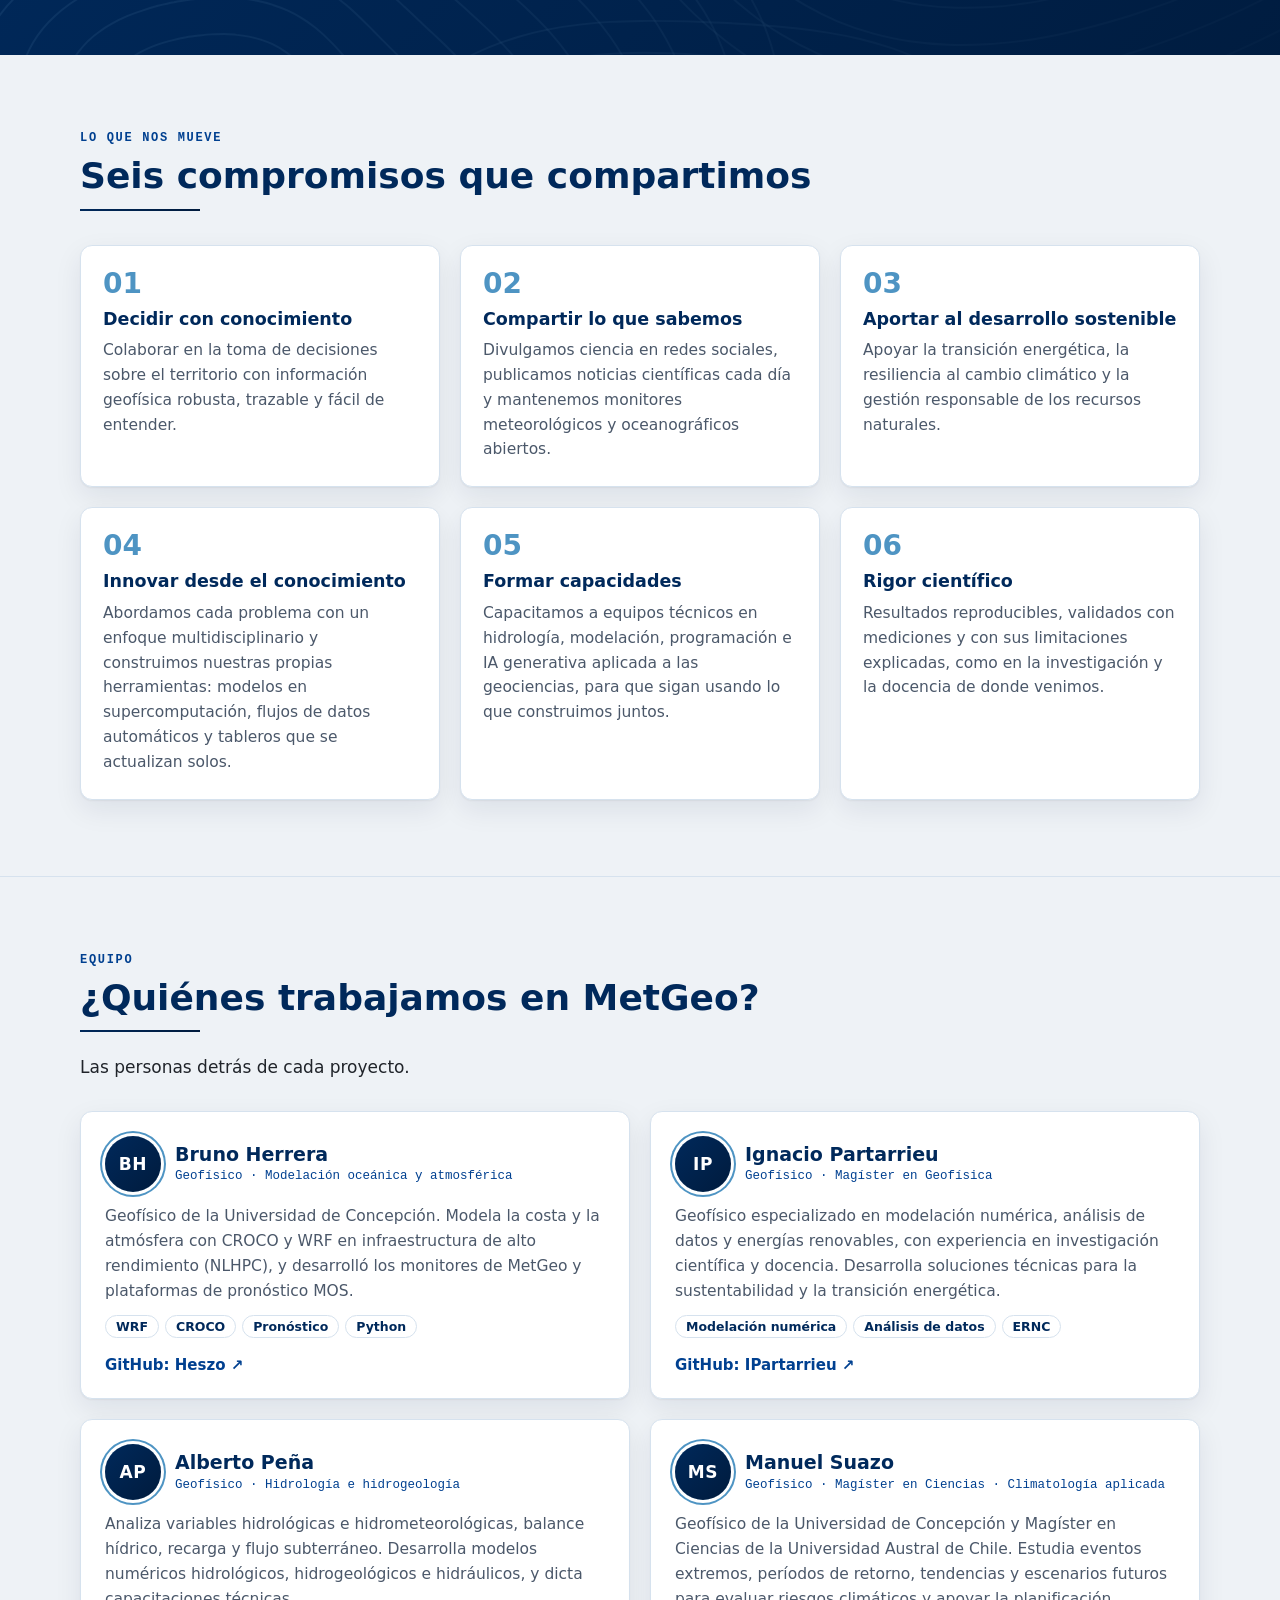
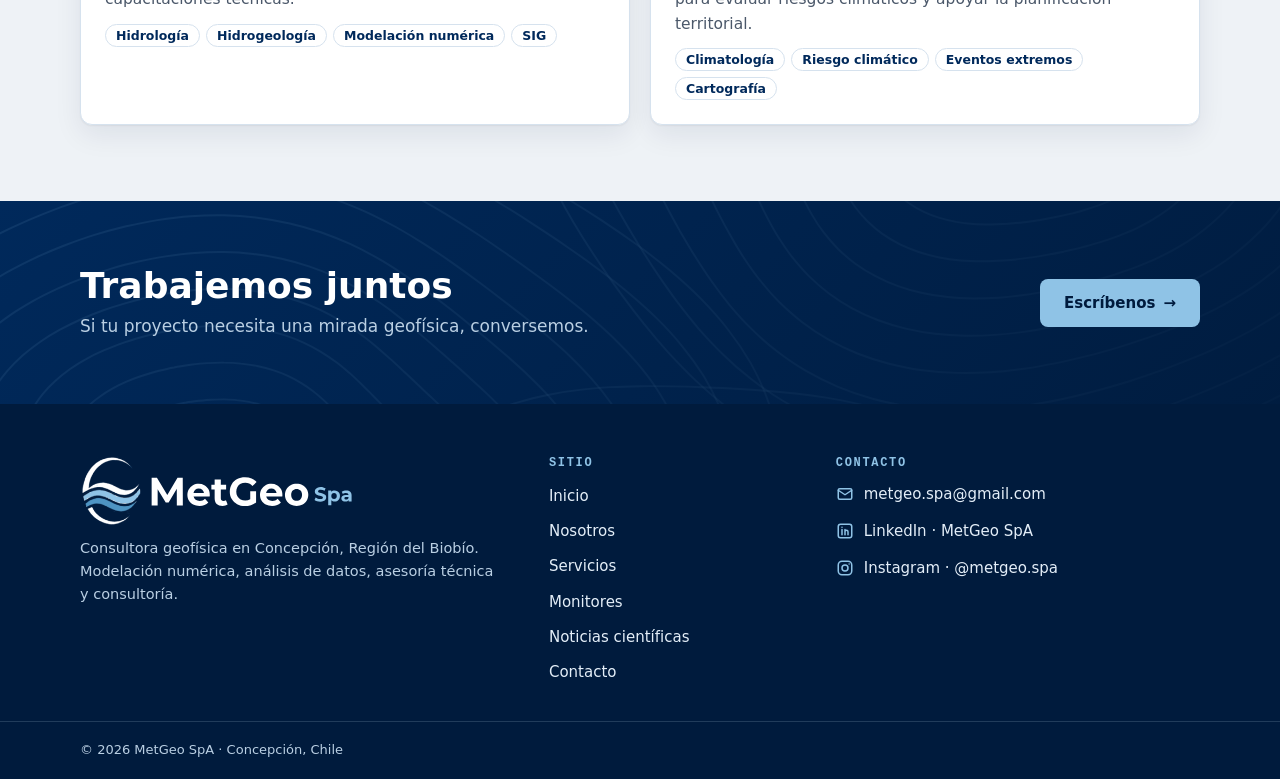
<file: equipo.html>
<!doctype html>
<html lang="es">
<head>
<meta charset="utf-8">
<meta name="viewport" content="width=device-width, initial-scale=1">
<meta http-equiv="Content-Security-Policy" content="default-src 'none'">
<meta http-equiv="refresh" content="0; url=nosotros.html#equipo">
<link rel="canonical" href="https://metgeo.cl/nosotros.html">
<title>Equipo · MetGeo Spa</title>
</head>
<body>
<p>El equipo de MetGeo ahora está en <a href="nosotros.html#equipo">Nosotros</a>.</p>
</body>
</html>
</file>
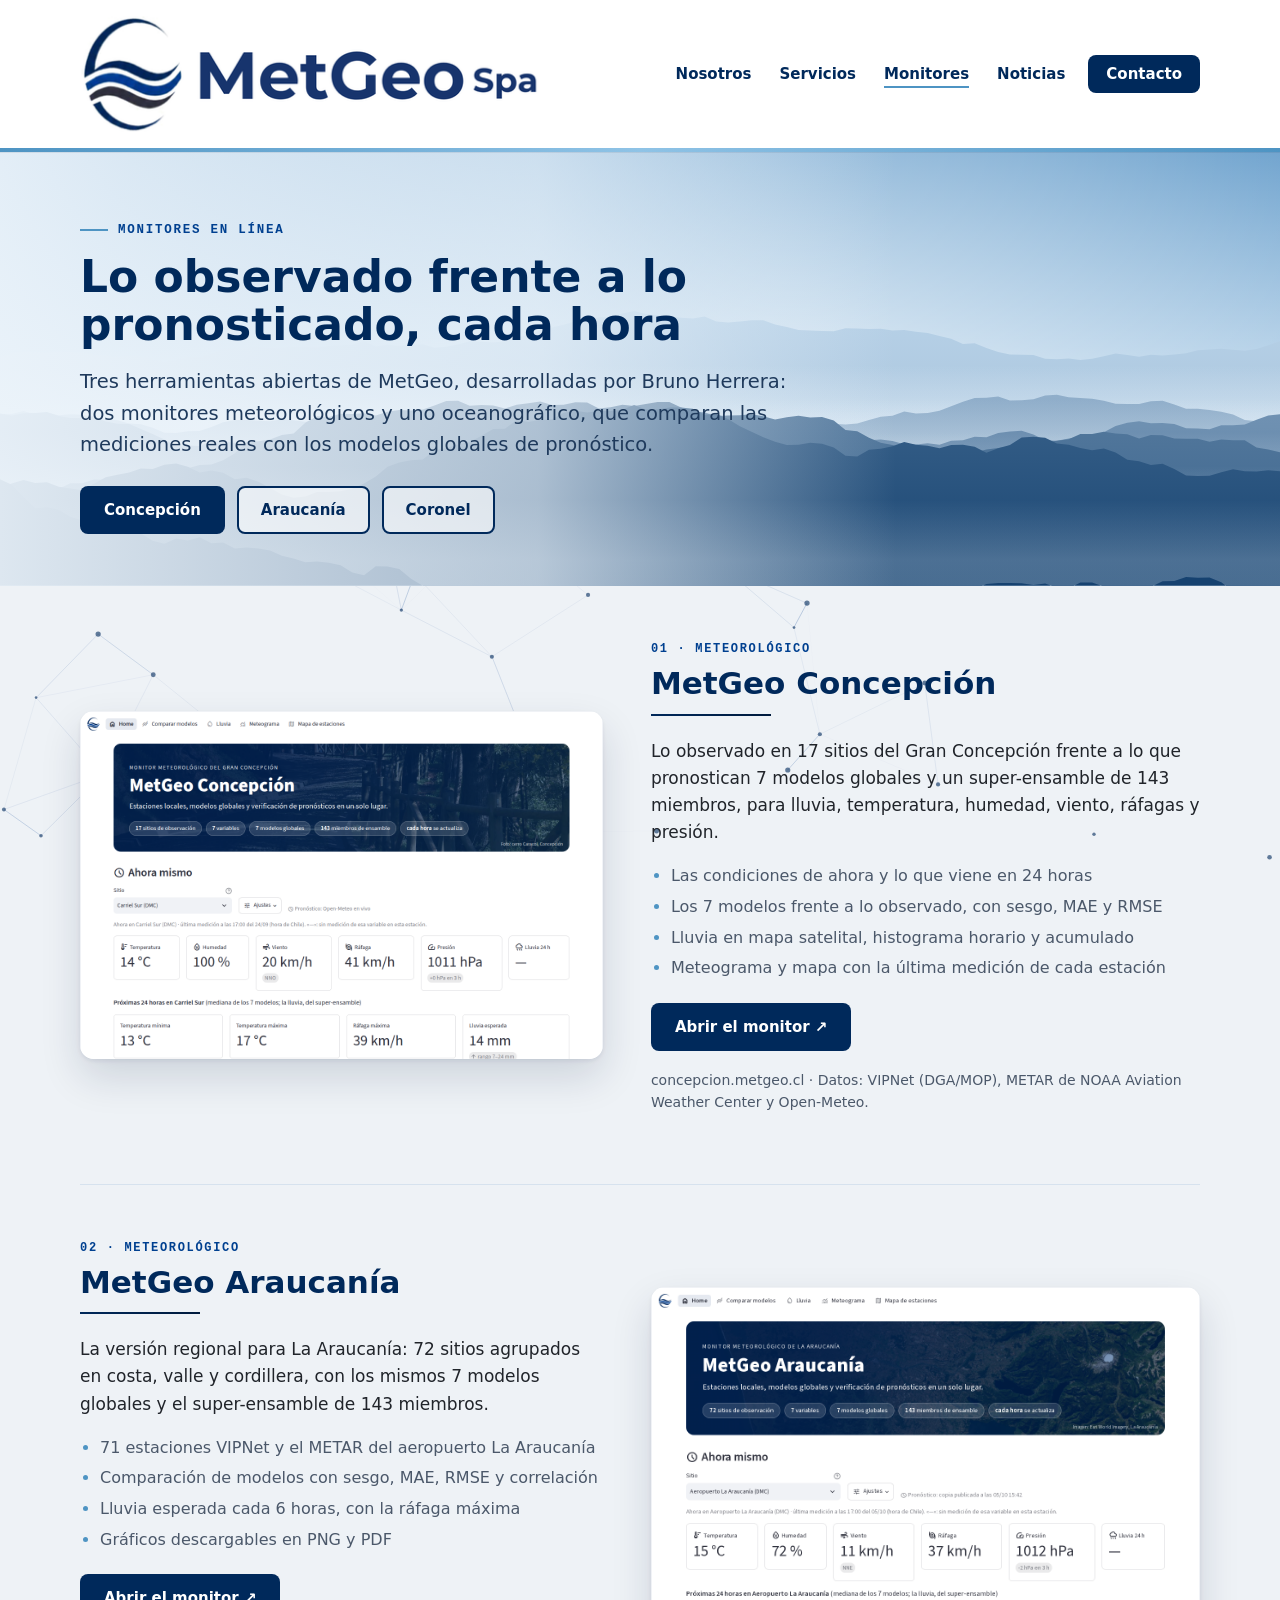
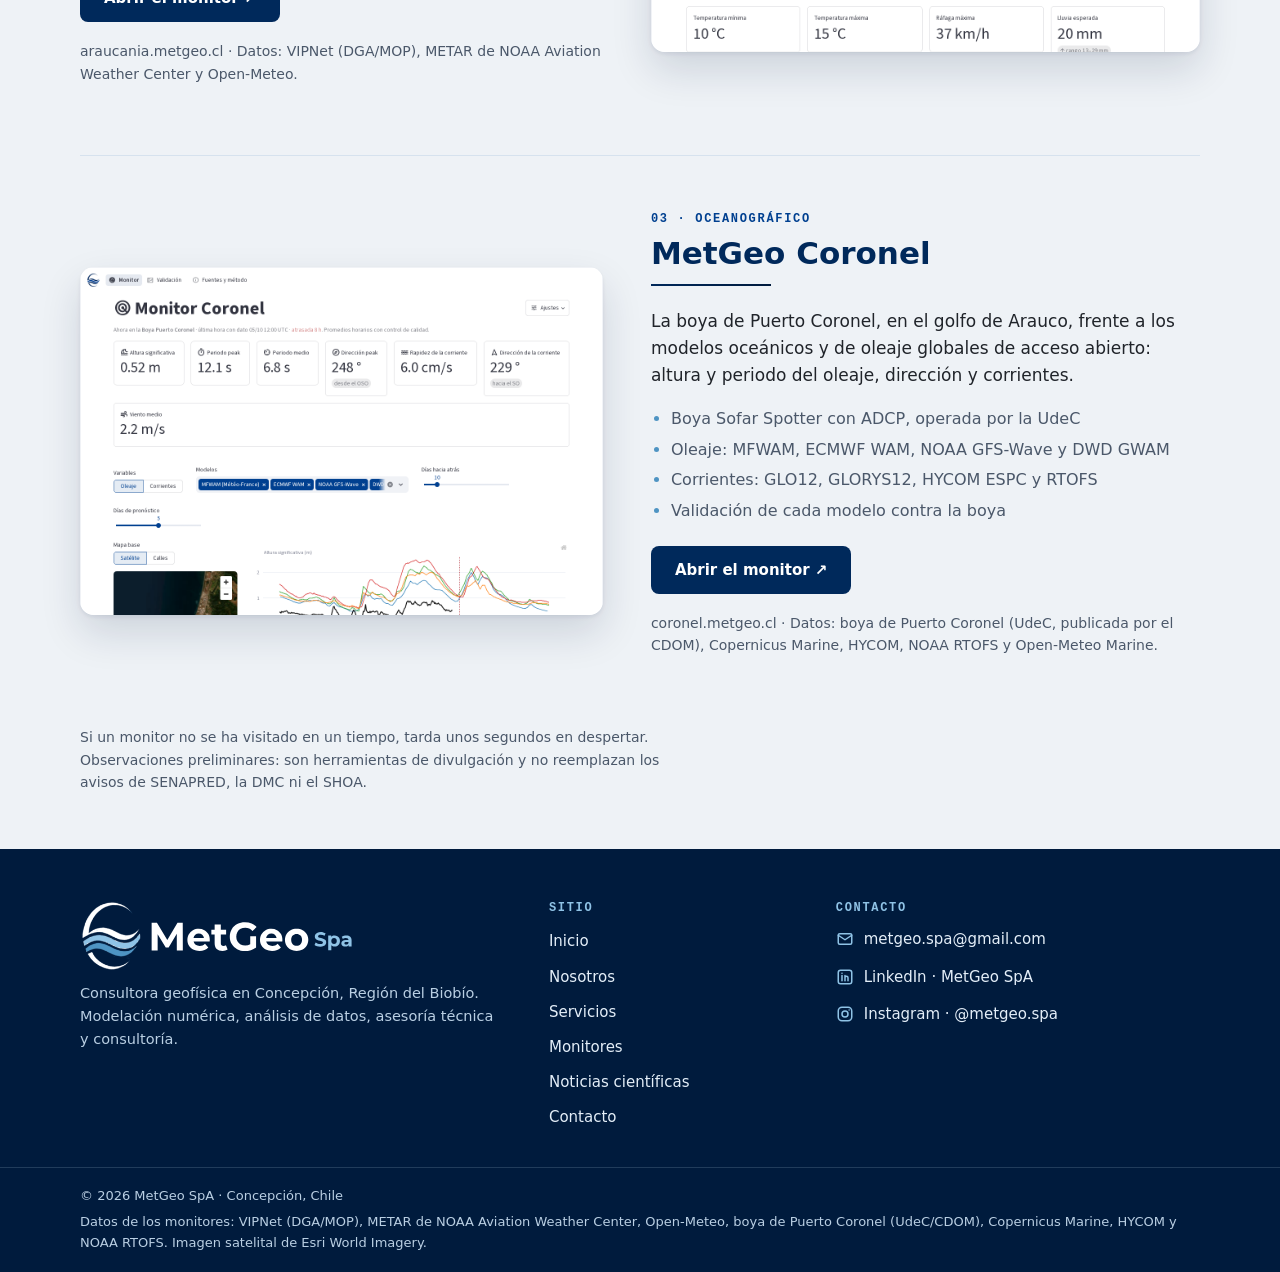
<file: monitor.html>
<!doctype html>
<html lang="es">
<head>
<meta charset="utf-8">
<meta name="viewport" content="width=device-width, initial-scale=1">
<meta http-equiv="Content-Security-Policy" content="default-src 'self'; script-src 'self'; style-src 'self' https://fonts.googleapis.com; font-src https://fonts.gstatic.com; img-src 'self' data:; connect-src 'self'; object-src 'none'; base-uri 'self'; form-action 'none'">
<meta name="referrer" content="strict-origin-when-cross-origin">
<title>Monitores meteorológicos y oceanográficos en Chile | MetGeo</title>
<meta name="description" content="Monitores de MetGeo: Concepción y Araucanía (meteorológicos) y Coronel (oceanográfico), lo observado frente a los modelos globales de pronóstico.">
<link rel="canonical" href="https://metgeo.cl/monitor.html">
<meta property="og:type" content="website">
<meta property="og:site_name" content="MetGeo">
<meta property="og:locale" content="es_CL">
<meta property="og:title" content="Monitores meteorológicos y oceanográficos en Chile | MetGeo">
<meta property="og:description" content="Monitores de MetGeo: Concepción y Araucanía (meteorológicos) y Coronel (oceanográfico), lo observado frente a los modelos globales de pronóstico.">
<meta property="og:url" content="https://metgeo.cl/monitor.html">
<meta property="og:image" content="https://metgeo.cl/assets/logo.png">
<meta property="og:image:alt" content="MetGeo, consultora geofísica">
<meta name="twitter:card" content="summary">
<meta name="twitter:title" content="Monitores meteorológicos y oceanográficos en Chile | MetGeo">
<meta name="twitter:description" content="Monitores de MetGeo: Concepción y Araucanía (meteorológicos) y Coronel (oceanográfico), lo observado frente a los modelos globales de pronóstico.">
<meta name="twitter:image" content="https://metgeo.cl/assets/logo.png">
<link rel="icon" type="image/png" href="assets/icono.png" sizes="32x32">
<link rel="icon" type="image/svg+xml" href="assets/icono.svg">
<link rel="apple-touch-icon" href="assets/icono.png">
<link rel="preconnect" href="https://fonts.googleapis.com">
<link rel="preconnect" href="https://fonts.gstatic.com" crossorigin>
<link rel="stylesheet" href="https://fonts.googleapis.com/css2?family=Montserrat:wght@500;600;700&family=Source+Sans+3:wght@400;600;700&display=swap">
<link rel="stylesheet" href="assets/style.css">
<script src="assets/config.js"></script>
<script src="assets/site.js"></script>
</head>
<body>
<a class="skip" href="#main">Saltar al contenido</a>
<canvas class="net" aria-hidden="true"></canvas>
<header class="top">
  <div class="wrap top-in">
    <a class="brand" href="index.html"><img src="assets/logo.png" alt="MetGeo Spa, inicio" width="480" height="123"></a>
    <button class="menu-btn" type="button" aria-expanded="false" aria-controls="menu"><span class="bars" aria-hidden="true"></span><span class="txt">Menú</span></button>
    <nav class="nav" id="menu" aria-label="Principal">
      <a href="nosotros.html">Nosotros</a>
      <a href="servicios.html">Servicios</a>
      <a href="monitor.html" aria-current="page">Monitores</a>
      <a href="noticias.html">Noticias</a>
      <a class="nav-cta" href="contacto.html">Contacto</a>
    </nav>
  </div>
  <div class="accent"></div>
</header>

<main id="main">
  <section class="hero hero-sm">
    <canvas class="geo" aria-hidden="true"></canvas>
    <div class="wrap">
      <div class="hero-copy">
        <p class="eyebrow">Monitores en línea</p>
        <h1>Lo observado frente a lo pronosticado, cada hora</h1>
        <p class="lead">Tres herramientas abiertas de MetGeo, desarrolladas por Bruno Herrera: dos monitores meteorológicos y uno oceanográfico, que comparan las mediciones reales con los modelos globales de pronóstico.</p>
        <div class="btns">
          <a class="btn btn-sky" href="#concepcion">Concepción</a>
          <a class="btn btn-ghost" href="#araucania">Araucanía</a>
          <a class="btn btn-ghost" href="#coronel">Coronel</a>
        </div>
      </div>
    </div>
  </section>

  <div class="wrap">
    <section class="svc" id="concepcion">
      <a class="svc-img shot-link" data-monitor="concepcion" href="https://concepcion.metgeo.cl" target="_blank" rel="noopener noreferrer" aria-label="Abrir el monitor MetGeo Concepción">
        <span class="shot"><img src="assets/monitor-concepcion.png" alt="Portada del monitor MetGeo Concepción con las condiciones actuales de Carriel Sur" width="1280" height="900" loading="lazy"></span>
      </a>
      <div>
        <p class="kicker">01 · Meteorológico</p>
        <h2>MetGeo Concepción</h2>
        <div class="rule"></div>
        <p>Lo observado en 17 sitios del Gran Concepción frente a lo que pronostican 7 modelos globales y un super-ensamble de 143 miembros, para lluvia, temperatura, humedad, viento, ráfagas y presión.</p>
        <ul class="gets">
          <li>Las condiciones de ahora y lo que viene en 24 horas</li>
          <li>Los 7 modelos frente a lo observado, con sesgo, MAE y RMSE</li>
          <li>Lluvia en mapa satelital, histograma horario y acumulado</li>
          <li>Meteograma y mapa con la última medición de cada estación</li>
        </ul>
        <div class="btns">
          <a class="btn btn-solid" data-monitor="concepcion" href="https://concepcion.metgeo.cl" target="_blank" rel="noopener noreferrer">Abrir el monitor &#8599;</a>
        </div>
        <p class="fine">concepcion.metgeo.cl · Datos: VIPNet (DGA/MOP), METAR de NOAA Aviation Weather Center y Open-Meteo.</p>
      </div>
    </section>

    <section class="svc svc-alt" id="araucania">
      <a class="svc-img shot-link" data-monitor="araucania" href="https://araucania.metgeo.cl" target="_blank" rel="noopener noreferrer" aria-label="Abrir el monitor MetGeo Araucanía">
        <span class="shot"><img src="assets/monitor-araucania.png" alt="Portada del monitor MetGeo Araucanía con las condiciones actuales del aeropuerto La Araucanía" width="1280" height="900" loading="lazy"></span>
      </a>
      <div>
        <p class="kicker">02 · Meteorológico</p>
        <h2>MetGeo Araucanía</h2>
        <div class="rule"></div>
        <p>La versión regional para La Araucanía: 72 sitios agrupados en costa, valle y cordillera, con los mismos 7 modelos globales y el super-ensamble de 143 miembros.</p>
        <ul class="gets">
          <li>71 estaciones VIPNet y el METAR del aeropuerto La Araucanía</li>
          <li>Comparación de modelos con sesgo, MAE, RMSE y correlación</li>
          <li>Lluvia esperada cada 6 horas, con la ráfaga máxima</li>
          <li>Gráficos descargables en PNG y PDF</li>
        </ul>
        <div class="btns">
          <a class="btn btn-solid" data-monitor="araucania" href="https://araucania.metgeo.cl" target="_blank" rel="noopener noreferrer">Abrir el monitor &#8599;</a>
        </div>
        <p class="fine">araucania.metgeo.cl · Datos: VIPNet (DGA/MOP), METAR de NOAA Aviation Weather Center y Open-Meteo.</p>
      </div>
    </section>

    <section class="svc" id="coronel">
      <a class="svc-img shot-link" data-monitor="coronel" href="https://coronel.metgeo.cl" target="_blank" rel="noopener noreferrer" aria-label="Abrir el monitor MetGeo Coronel">
        <span class="shot"><img src="assets/monitor-coronel.png" alt="Portada del monitor MetGeo Coronel con el oleaje y las corrientes medidos por la boya de Puerto Coronel" width="1280" height="900" loading="lazy"></span>
      </a>
      <div>
        <p class="kicker">03 · Oceanográfico</p>
        <h2>MetGeo Coronel</h2>
        <div class="rule"></div>
        <p>La boya de Puerto Coronel, en el golfo de Arauco, frente a los modelos oceánicos y de oleaje globales de acceso abierto: altura y periodo del oleaje, dirección y corrientes.</p>
        <ul class="gets">
          <li>Boya Sofar Spotter con ADCP, operada por la UdeC</li>
          <li>Oleaje: MFWAM, ECMWF WAM, NOAA GFS-Wave y DWD GWAM</li>
          <li>Corrientes: GLO12, GLORYS12, HYCOM ESPC y RTOFS</li>
          <li>Validación de cada modelo contra la boya</li>
        </ul>
        <div class="btns">
          <a class="btn btn-solid" data-monitor="coronel" href="https://coronel.metgeo.cl" target="_blank" rel="noopener noreferrer">Abrir el monitor &#8599;</a>
        </div>
        <p class="fine">coronel.metgeo.cl · Datos: boya de Puerto Coronel (UdeC, publicada por el CDOM), Copernicus Marine, HYCOM, NOAA RTOFS y Open-Meteo Marine.</p>
      </div>
    </section>

    <p class="fine mon-note">Si un monitor no se ha visitado en un tiempo, tarda unos segundos en despertar. Observaciones preliminares: son herramientas de divulgación y no reemplazan los avisos de SENAPRED, la DMC ni el SHOA.</p>
  </div>
</main>

<footer class="foot">
  <div class="wrap foot-grid">
    <div>
      <img class="foot-logo" src="assets/logo-claro.svg" alt="MetGeo Spa" width="780" height="200">
      <p>Consultora geofísica en Concepción, Región del Biobío. Modelación numérica, análisis de datos, asesoría técnica y consultoría.</p>
    </div>
    <nav aria-label="Mapa del sitio">
      <p class="foot-h">Sitio</p>
      <ul class="foot-links">
        <li><a href="index.html">Inicio</a></li>
        <li><a href="nosotros.html">Nosotros</a></li>
        <li><a href="servicios.html">Servicios</a></li>
        <li><a href="monitor.html">Monitores</a></li>
        <li><a href="noticias.html">Noticias científicas</a></li>
        <li><a href="contacto.html">Contacto</a></li>
      </ul>
    </nav>
    <div>
      <p class="foot-h">Contacto</p>
      <ul class="foot-links">
        <li><a href="mailto:metgeo.spa@gmail.com"><svg viewBox="0 0 24 24" fill="none" stroke="currentColor" stroke-width="2" stroke-linecap="round" stroke-linejoin="round" aria-hidden="true" focusable="false"><rect x="3" y="5" width="18" height="14" rx="2"/><path d="m3 7 9 6 9-6"/></svg>metgeo.spa@gmail.com</a></li>
        <li><a href="https://www.linkedin.com/company/metgeo-spa/" target="_blank" rel="noopener noreferrer"><svg viewBox="0 0 24 24" fill="none" stroke="currentColor" stroke-width="2" stroke-linecap="round" stroke-linejoin="round" aria-hidden="true" focusable="false"><rect x="3" y="3" width="18" height="18" rx="3"/><path d="M8 10v7M8 7v.01M12 17v-4a2 2 0 0 1 4 0v4M12 10v7"/></svg>LinkedIn · MetGeo SpA</a></li>
        <li><a href="https://www.instagram.com/metgeo.spa/" target="_blank" rel="noopener noreferrer"><svg viewBox="0 0 24 24" fill="none" stroke="currentColor" stroke-width="2" stroke-linecap="round" stroke-linejoin="round" aria-hidden="true" focusable="false"><rect x="3" y="3" width="18" height="18" rx="5"/><circle cx="12" cy="12" r="4"/><path d="M17.5 6.5v.01"/></svg>Instagram · @metgeo.spa</a></li>
      </ul>
    </div>
  </div>
  <div class="foot-legal">
    <div class="wrap">
      <p>© 2026 MetGeo SpA · Concepción, Chile</p>
      <p>Datos de los monitores: VIPNet (DGA/MOP), METAR de NOAA Aviation Weather Center, Open-Meteo, boya de Puerto Coronel (UdeC/CDOM), Copernicus Marine, HYCOM y NOAA RTOFS. Imagen satelital de Esri World Imagery.</p>
    </div>
  </div>
</footer>
<script src="assets/fondo.js"></script>
</body>
</html>
</file>
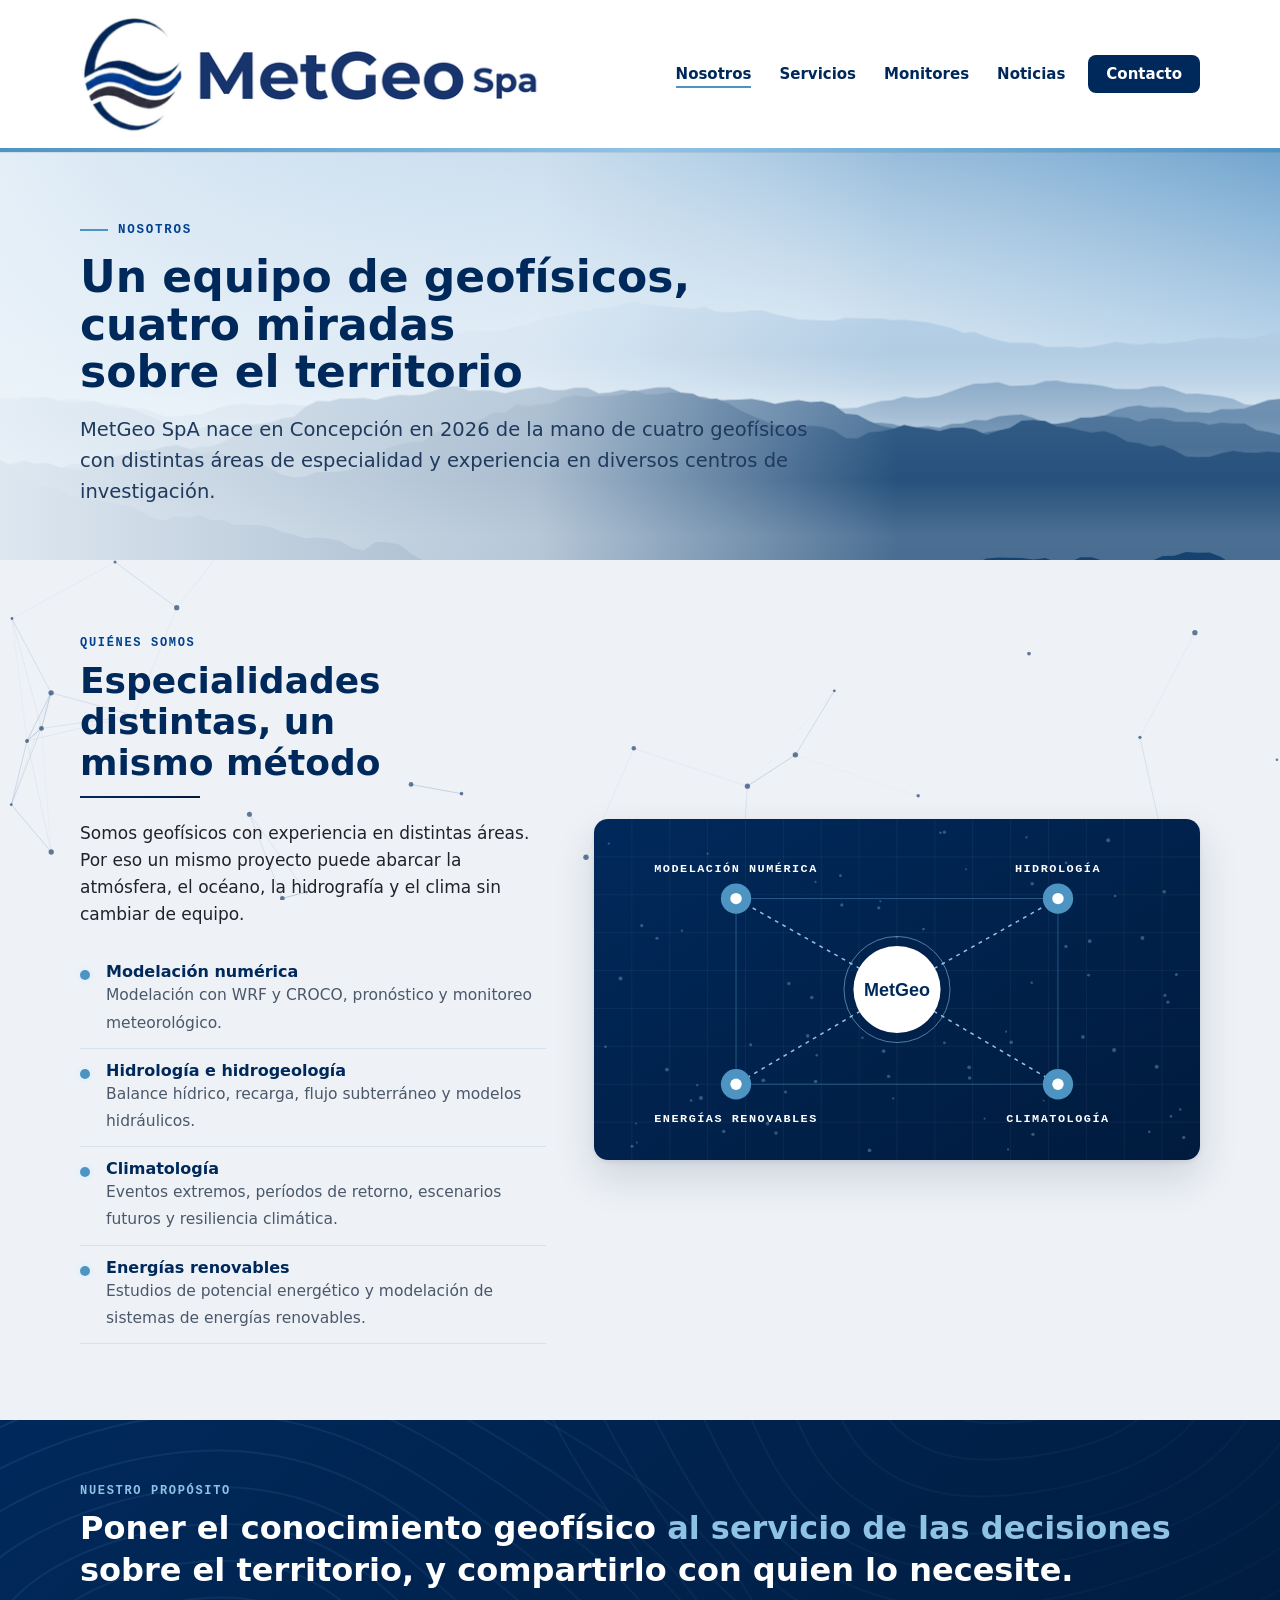
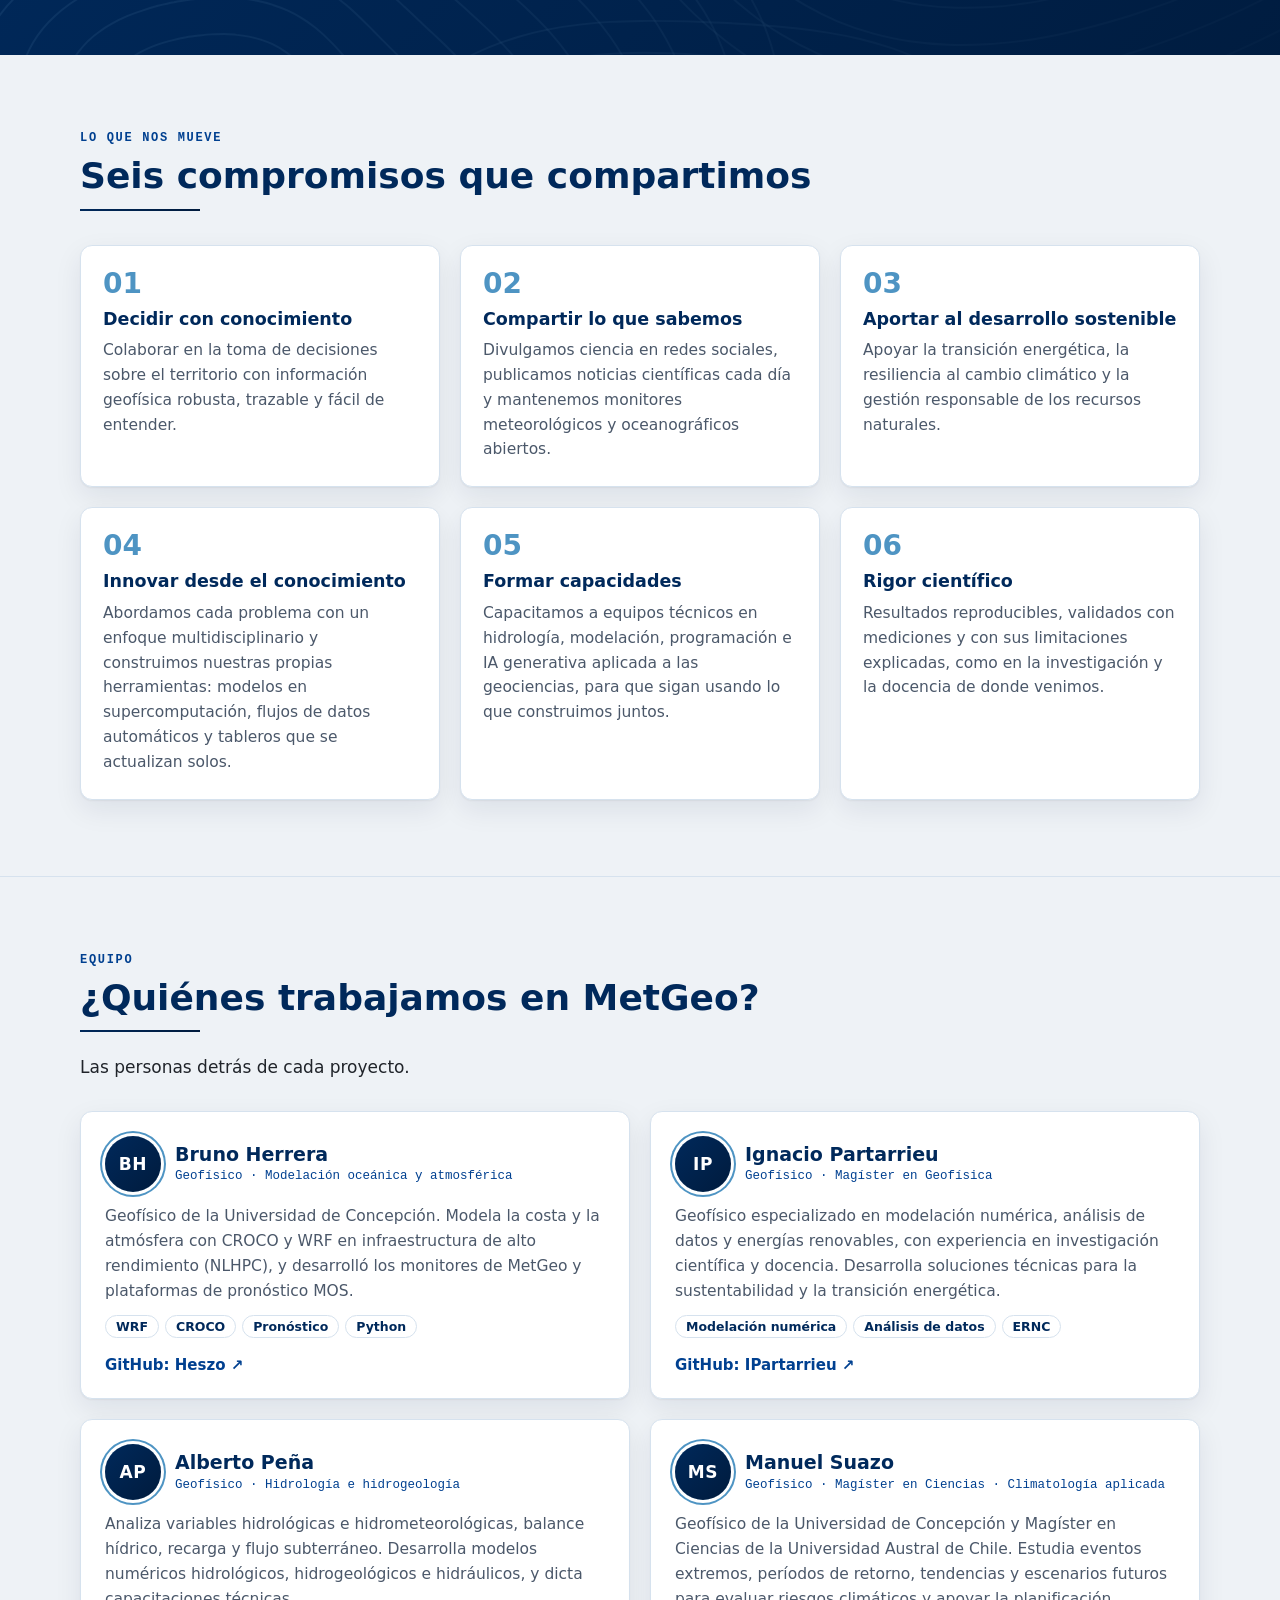
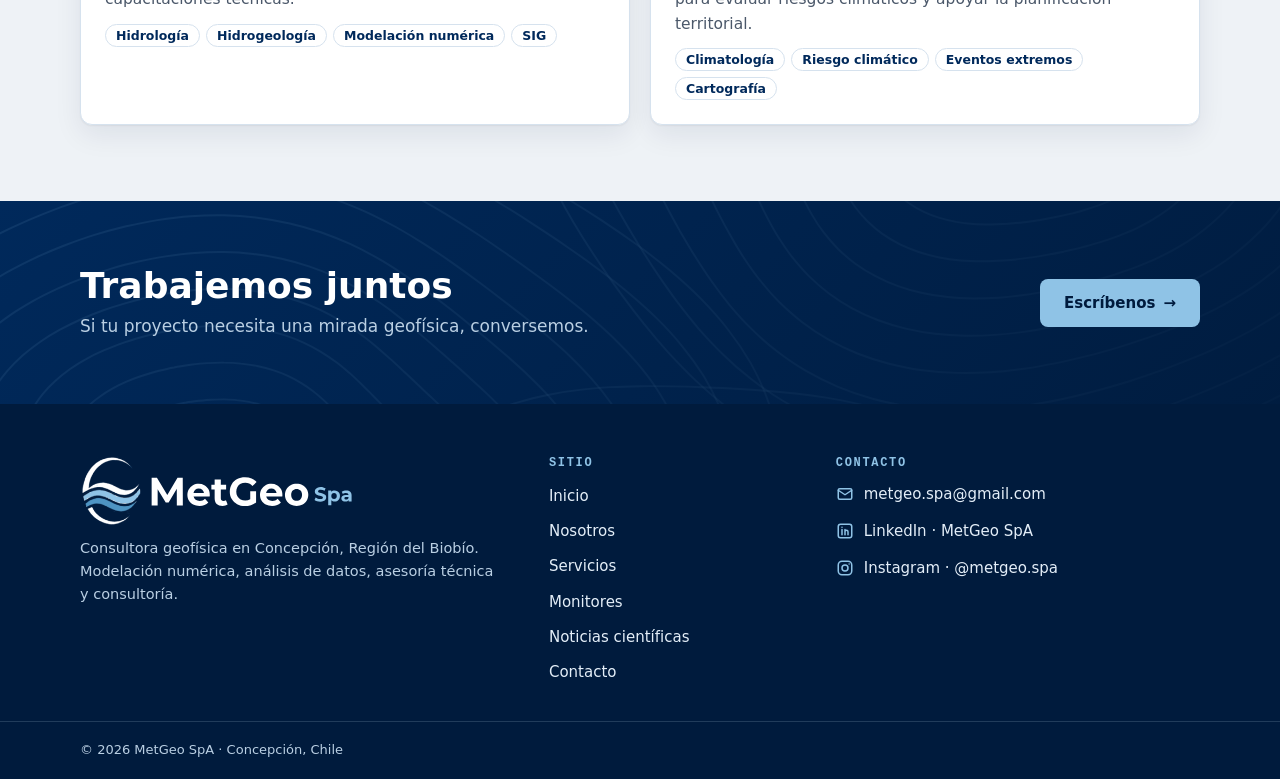
<file: nosotros.html>
<!doctype html>
<html lang="es">
<head>
<meta charset="utf-8">
<meta name="viewport" content="width=device-width, initial-scale=1">
<meta http-equiv="Content-Security-Policy" content="default-src 'self'; script-src 'self'; style-src 'self' https://fonts.googleapis.com; font-src https://fonts.gstatic.com; img-src 'self' data:; connect-src 'self'; object-src 'none'; base-uri 'self'; form-action 'none'">
<meta name="referrer" content="strict-origin-when-cross-origin">
<title>Equipo de geofísicos en Concepción | MetGeo</title>
<meta name="description" content="MetGeo es un equipo de cuatro geofísicos de Concepción con especialidades en modelación numérica, hidrología, climatología y energías renovables.">
<link rel="canonical" href="https://metgeo.cl/nosotros.html">
<meta property="og:type" content="website">
<meta property="og:site_name" content="MetGeo">
<meta property="og:locale" content="es_CL">
<meta property="og:title" content="Equipo de geofísicos en Concepción | MetGeo">
<meta property="og:description" content="MetGeo es un equipo de cuatro geofísicos de Concepción con especialidades en modelación numérica, hidrología, climatología y energías renovables.">
<meta property="og:url" content="https://metgeo.cl/nosotros.html">
<meta property="og:image" content="https://metgeo.cl/assets/logo.png">
<meta property="og:image:alt" content="MetGeo, consultora geofísica">
<meta name="twitter:card" content="summary">
<meta name="twitter:title" content="Equipo de geofísicos en Concepción | MetGeo">
<meta name="twitter:description" content="MetGeo es un equipo de cuatro geofísicos de Concepción con especialidades en modelación numérica, hidrología, climatología y energías renovables.">
<meta name="twitter:image" content="https://metgeo.cl/assets/logo.png">
<link rel="icon" type="image/png" href="assets/icono.png" sizes="32x32">
<link rel="icon" type="image/svg+xml" href="assets/icono.svg">
<link rel="apple-touch-icon" href="assets/icono.png">
<link rel="preconnect" href="https://fonts.googleapis.com">
<link rel="preconnect" href="https://fonts.gstatic.com" crossorigin>
<link rel="stylesheet" href="https://fonts.googleapis.com/css2?family=Montserrat:wght@500;600;700&family=Source+Sans+3:wght@400;600;700&display=swap">
<link rel="stylesheet" href="assets/style.css">
<script src="assets/config.js"></script>
<script src="assets/site.js"></script>
</head>
<body>
<a class="skip" href="#main">Saltar al contenido</a>
<canvas class="net" aria-hidden="true"></canvas>
<header class="top">
  <div class="wrap top-in">
    <a class="brand" href="index.html"><img src="assets/logo.png" alt="MetGeo Spa, inicio" width="480" height="123"></a>
    <button class="menu-btn" type="button" aria-expanded="false" aria-controls="menu"><span class="bars" aria-hidden="true"></span><span class="txt">Menú</span></button>
    <nav class="nav" id="menu" aria-label="Principal">
      <a href="nosotros.html" aria-current="page">Nosotros</a>
      <a href="servicios.html">Servicios</a>
      <a href="monitor.html">Monitores</a>
      <a href="noticias.html">Noticias</a>
      <a class="nav-cta" href="contacto.html">Contacto</a>
    </nav>
  </div>
  <div class="accent"></div>
</header>

<main id="main">
  <section class="hero hero-sm">
    <canvas class="geo" aria-hidden="true"></canvas>
    <div class="wrap">
      <div class="hero-copy">
        <p class="eyebrow">Nosotros</p>
        <h1>Un equipo de geofísicos, cuatro miradas sobre el territorio</h1>
        <p class="lead">MetGeo SpA nace en Concepción en 2026 de la mano de cuatro geofísicos con distintas áreas de especialidad y experiencia en diversos centros de investigación.</p>
      </div>
    </div>
  </section>

  <section class="sec">
    <div class="wrap split">
      <div>
        <p class="kicker">Quiénes somos</p>
        <h2>Especialidades distintas, un mismo método</h2>
        <div class="rule"></div>
        <p>Somos geofísicos con experiencia en distintas áreas. Por eso un mismo proyecto puede abarcar la atmósfera, el océano, la hidrografía y el clima sin cambiar de equipo.</p>
        <ul class="areas-x">
          <li><div><b>Modelación numérica</b><span>Modelación con WRF y CROCO, pronóstico y monitoreo meteorológico.</span></div></li>
          <li><div><b>Hidrología e hidrogeología</b><span>Balance hídrico, recarga, flujo subterráneo y modelos hidráulicos.</span></div></li>
          <li><div><b>Climatología</b><span>Eventos extremos, períodos de retorno, escenarios futuros y resiliencia climática.</span></div></li>
          <li><div><b>Energías renovables</b><span>Estudios de potencial energético y modelación de sistemas de energías renovables.</span></div></li>
        </ul>
      </div>
      <figure class="fig"><img src="assets/img/equipo.svg" alt="Diagrama de las cuatro especialidades del equipo de MetGeo: modelación numérica, hidrología, climatología y energías renovables" width="640" height="360"></figure>
    </div>
  </section>

  <section class="band" aria-labelledby="proposito-frase">
    <div class="wrap">
      <p class="kicker">Nuestro propósito</p>
      <p class="band-statement" id="proposito-frase">Poner el conocimiento geofísico <em>al servicio de las decisiones</em> sobre el territorio, y compartirlo con quien lo necesite.</p>
    </div>
  </section>

  <section class="sec" id="proposito">
    <div class="wrap">
      <p class="kicker">Lo que nos mueve</p>
      <h2>Seis compromisos que compartimos</h2>
      <div class="rule"></div>
      <div class="purpose">
        <article><span class="n">01</span><h3>Decidir con conocimiento</h3><p>Colaborar en la toma de decisiones sobre el territorio con información geofísica robusta, trazable y fácil de entender.</p></article>
        <article><span class="n">02</span><h3>Compartir lo que sabemos</h3><p>Divulgamos ciencia en redes sociales, publicamos noticias científicas cada día y mantenemos monitores meteorológicos y oceanográficos abiertos.</p></article>
        <article><span class="n">03</span><h3>Aportar al desarrollo sostenible</h3><p>Apoyar la transición energética, la resiliencia al cambio climático y la gestión responsable de los recursos naturales.</p></article>
        <article><span class="n">04</span><h3>Innovar desde el conocimiento</h3><p>Abordamos cada problema con un enfoque multidisciplinario y construimos nuestras propias herramientas: modelos en supercomputación, flujos de datos automáticos y tableros que se actualizan solos.</p></article>
        <article><span class="n">05</span><h3>Formar capacidades</h3><p>Capacitamos a equipos técnicos en hidrología, modelación, programación e IA generativa aplicada a las geociencias, para que sigan usando lo que construimos juntos.</p></article>
        <article><span class="n">06</span><h3>Rigor científico</h3><p>Resultados reproducibles, validados con mediciones y con sus limitaciones explicadas, como en la investigación y la docencia de donde venimos.</p></article>
      </div>
    </div>
  </section>

  <section class="sec" id="equipo">
    <div class="wrap">
      <p class="kicker">Equipo</p>
      <h2>¿Quiénes trabajamos en MetGeo?</h2>
      <div class="rule"></div>
      <p>Las personas detrás de cada proyecto.</p>
      <div class="team">
        <article class="member">
          <div class="member-head">
            <span class="initials" aria-hidden="true">BH</span>
            <div><h3>Bruno Herrera</h3><p class="role">Geofísico · Modelación oceánica y atmosférica</p></div>
          </div>
          <p>Geofísico de la Universidad de Concepción. Modela la costa y la atmósfera con CROCO y WRF en infraestructura de alto rendimiento (NLHPC), y desarrolló los monitores de MetGeo y plataformas de pronóstico MOS.</p>
          <ul class="tags" aria-label="Especialidades"><li>WRF</li><li>CROCO</li><li>Pronóstico</li><li>Python</li></ul>
          <a class="more" href="https://github.com/Heszo" target="_blank" rel="noopener noreferrer">GitHub: Heszo &#8599;</a>
        </article>
        <article class="member">
          <div class="member-head">
            <span class="initials" aria-hidden="true">IP</span>
            <div><h3>Ignacio Partarrieu</h3><p class="role">Geofísico · Magíster en Geofísica</p></div>
          </div>
          <p>Geofísico especializado en modelación numérica, análisis de datos y energías renovables, con experiencia en investigación científica y docencia. Desarrolla soluciones técnicas para la sustentabilidad y la transición energética.</p>
          <ul class="tags" aria-label="Especialidades"><li>Modelación numérica</li><li>Análisis de datos</li><li>ERNC</li></ul>
          <a class="more" href="https://github.com/IPartarrieu" target="_blank" rel="noopener noreferrer">GitHub: IPartarrieu &#8599;</a>
        </article>
        <article class="member">
          <div class="member-head">
            <span class="initials" aria-hidden="true">AP</span>
            <div><h3>Alberto Peña</h3><p class="role">Geofísico · Hidrología e hidrogeología</p></div>
          </div>
          <p>Analiza variables hidrológicas e hidrometeorológicas, balance hídrico, recarga y flujo subterráneo. Desarrolla modelos numéricos hidrológicos, hidrogeológicos e hidráulicos, y dicta capacitaciones técnicas.</p>
          <ul class="tags" aria-label="Especialidades"><li>Hidrología</li><li>Hidrogeología</li><li>Modelación numérica</li><li>SIG</li></ul>
        </article>
        <article class="member">
          <div class="member-head">
            <span class="initials" aria-hidden="true">MS</span>
            <div><h3>Manuel Suazo</h3><p class="role">Geofísico · Magíster en Ciencias · Climatología aplicada</p></div>
          </div>
          <p>Geofísico de la Universidad de Concepción y Magíster en Ciencias de la Universidad Austral de Chile. Estudia eventos extremos, períodos de retorno, tendencias y escenarios futuros para evaluar riesgos climáticos y apoyar la planificación territorial.</p>
          <ul class="tags" aria-label="Especialidades"><li>Climatología</li><li>Riesgo climático</li><li>Eventos extremos</li><li>Cartografía</li></ul>
        </article>
      </div>
    </div>
  </section>

  <section class="band" aria-labelledby="cta">
    <div class="wrap band-cta">
      <div>
        <h2 id="cta">Trabajemos juntos</h2>
        <p>Si tu proyecto necesita una mirada geofísica, conversemos.</p>
      </div>
      <a class="btn btn-light" href="contacto.html">Escríbenos <span class="arr" aria-hidden="true">&rarr;</span></a>
    </div>
  </section>
</main>

<footer class="foot">
  <div class="wrap foot-grid">
    <div>
      <img class="foot-logo" src="assets/logo-claro.svg" alt="MetGeo Spa" width="780" height="200">
      <p>Consultora geofísica en Concepción, Región del Biobío. Modelación numérica, análisis de datos, asesoría técnica y consultoría.</p>
    </div>
    <nav aria-label="Mapa del sitio">
      <p class="foot-h">Sitio</p>
      <ul class="foot-links">
        <li><a href="index.html">Inicio</a></li>
        <li><a href="nosotros.html">Nosotros</a></li>
        <li><a href="servicios.html">Servicios</a></li>
        <li><a href="monitor.html">Monitores</a></li>
        <li><a href="noticias.html">Noticias científicas</a></li>
        <li><a href="contacto.html">Contacto</a></li>
      </ul>
    </nav>
    <div>
      <p class="foot-h">Contacto</p>
      <ul class="foot-links">
        <li><a href="mailto:metgeo.spa@gmail.com"><svg viewBox="0 0 24 24" fill="none" stroke="currentColor" stroke-width="2" stroke-linecap="round" stroke-linejoin="round" aria-hidden="true" focusable="false"><rect x="3" y="5" width="18" height="14" rx="2"/><path d="m3 7 9 6 9-6"/></svg>metgeo.spa@gmail.com</a></li>
        <li><a href="https://www.linkedin.com/company/metgeo-spa/" target="_blank" rel="noopener noreferrer"><svg viewBox="0 0 24 24" fill="none" stroke="currentColor" stroke-width="2" stroke-linecap="round" stroke-linejoin="round" aria-hidden="true" focusable="false"><rect x="3" y="3" width="18" height="18" rx="3"/><path d="M8 10v7M8 7v.01M12 17v-4a2 2 0 0 1 4 0v4M12 10v7"/></svg>LinkedIn · MetGeo SpA</a></li>
        <li><a href="https://www.instagram.com/metgeo.spa/" target="_blank" rel="noopener noreferrer"><svg viewBox="0 0 24 24" fill="none" stroke="currentColor" stroke-width="2" stroke-linecap="round" stroke-linejoin="round" aria-hidden="true" focusable="false"><rect x="3" y="3" width="18" height="18" rx="5"/><circle cx="12" cy="12" r="4"/><path d="M17.5 6.5v.01"/></svg>Instagram · @metgeo.spa</a></li>
      </ul>
    </div>
  </div>
  <div class="foot-legal">
    <div class="wrap">
      <p>© 2026 MetGeo SpA · Concepción, Chile</p>
    </div>
  </div>
</footer>
<script src="assets/fondo.js"></script>
</body>
</html>
</file>
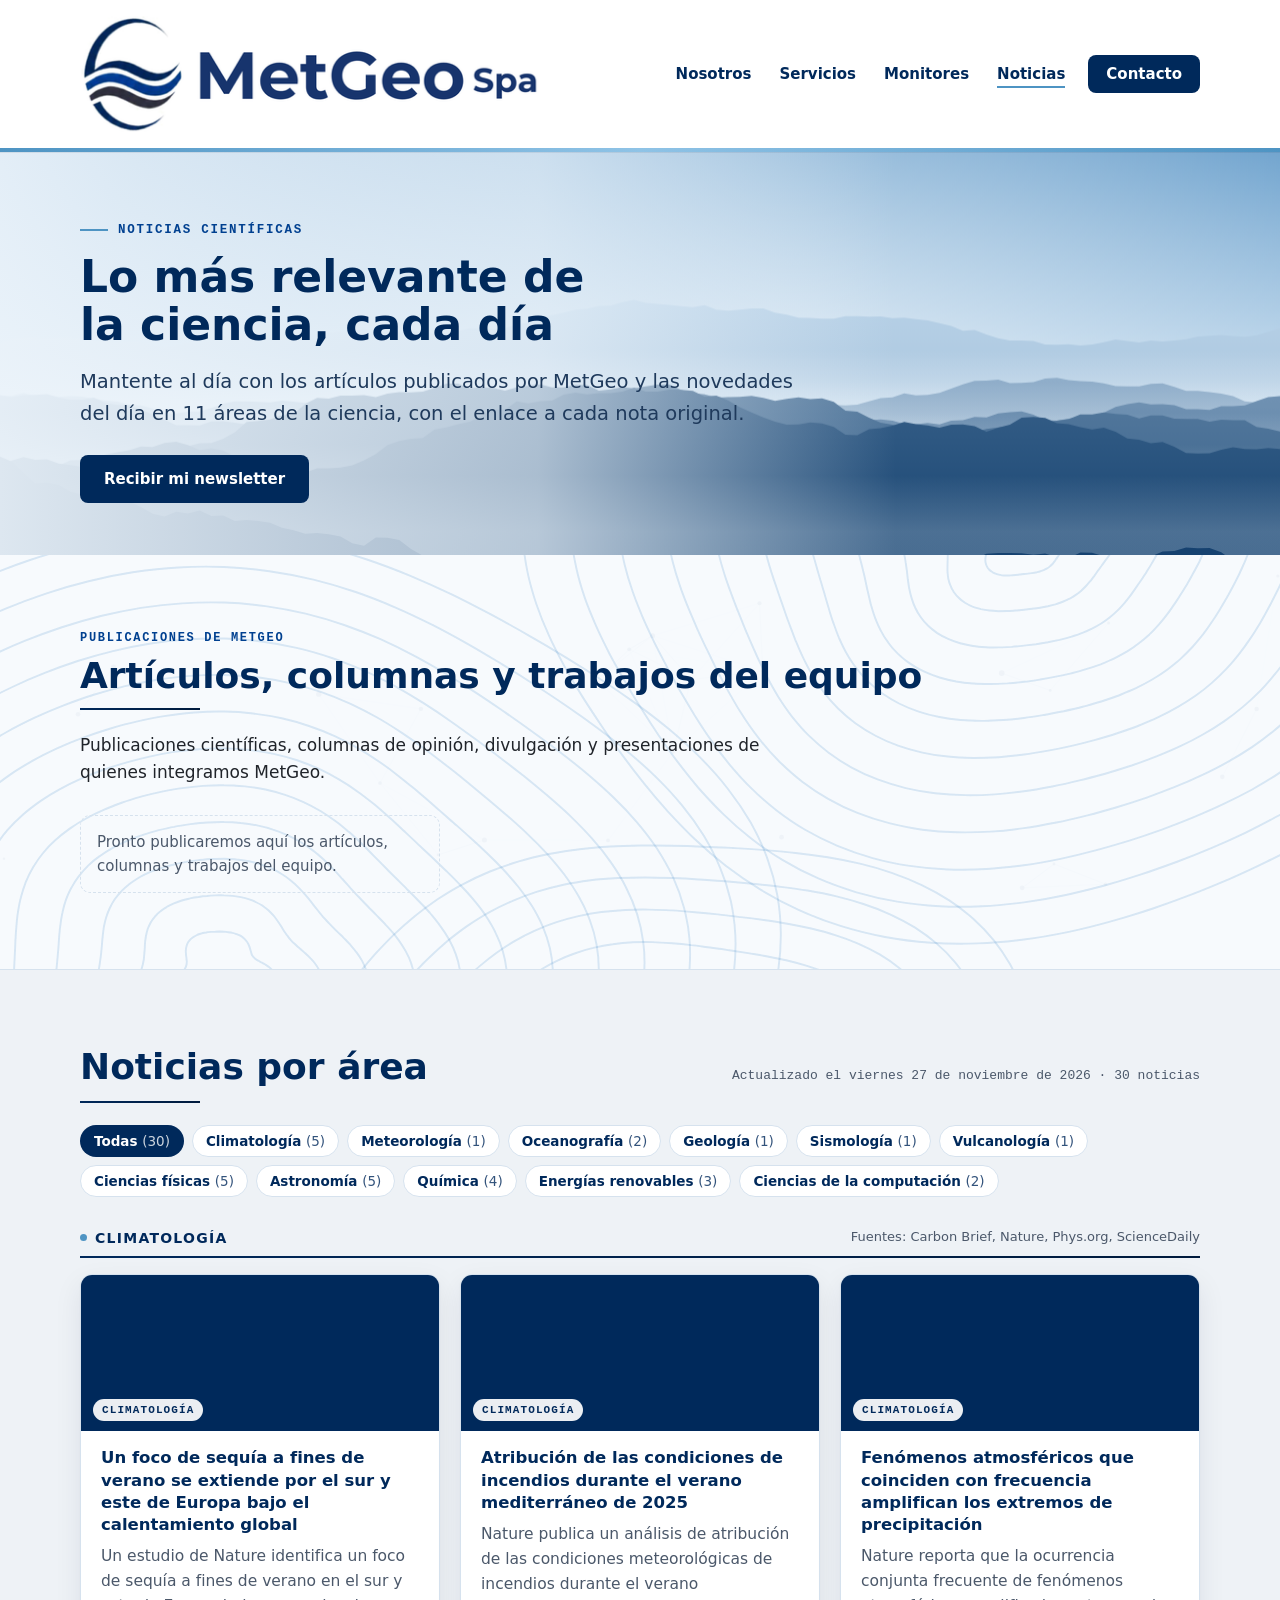
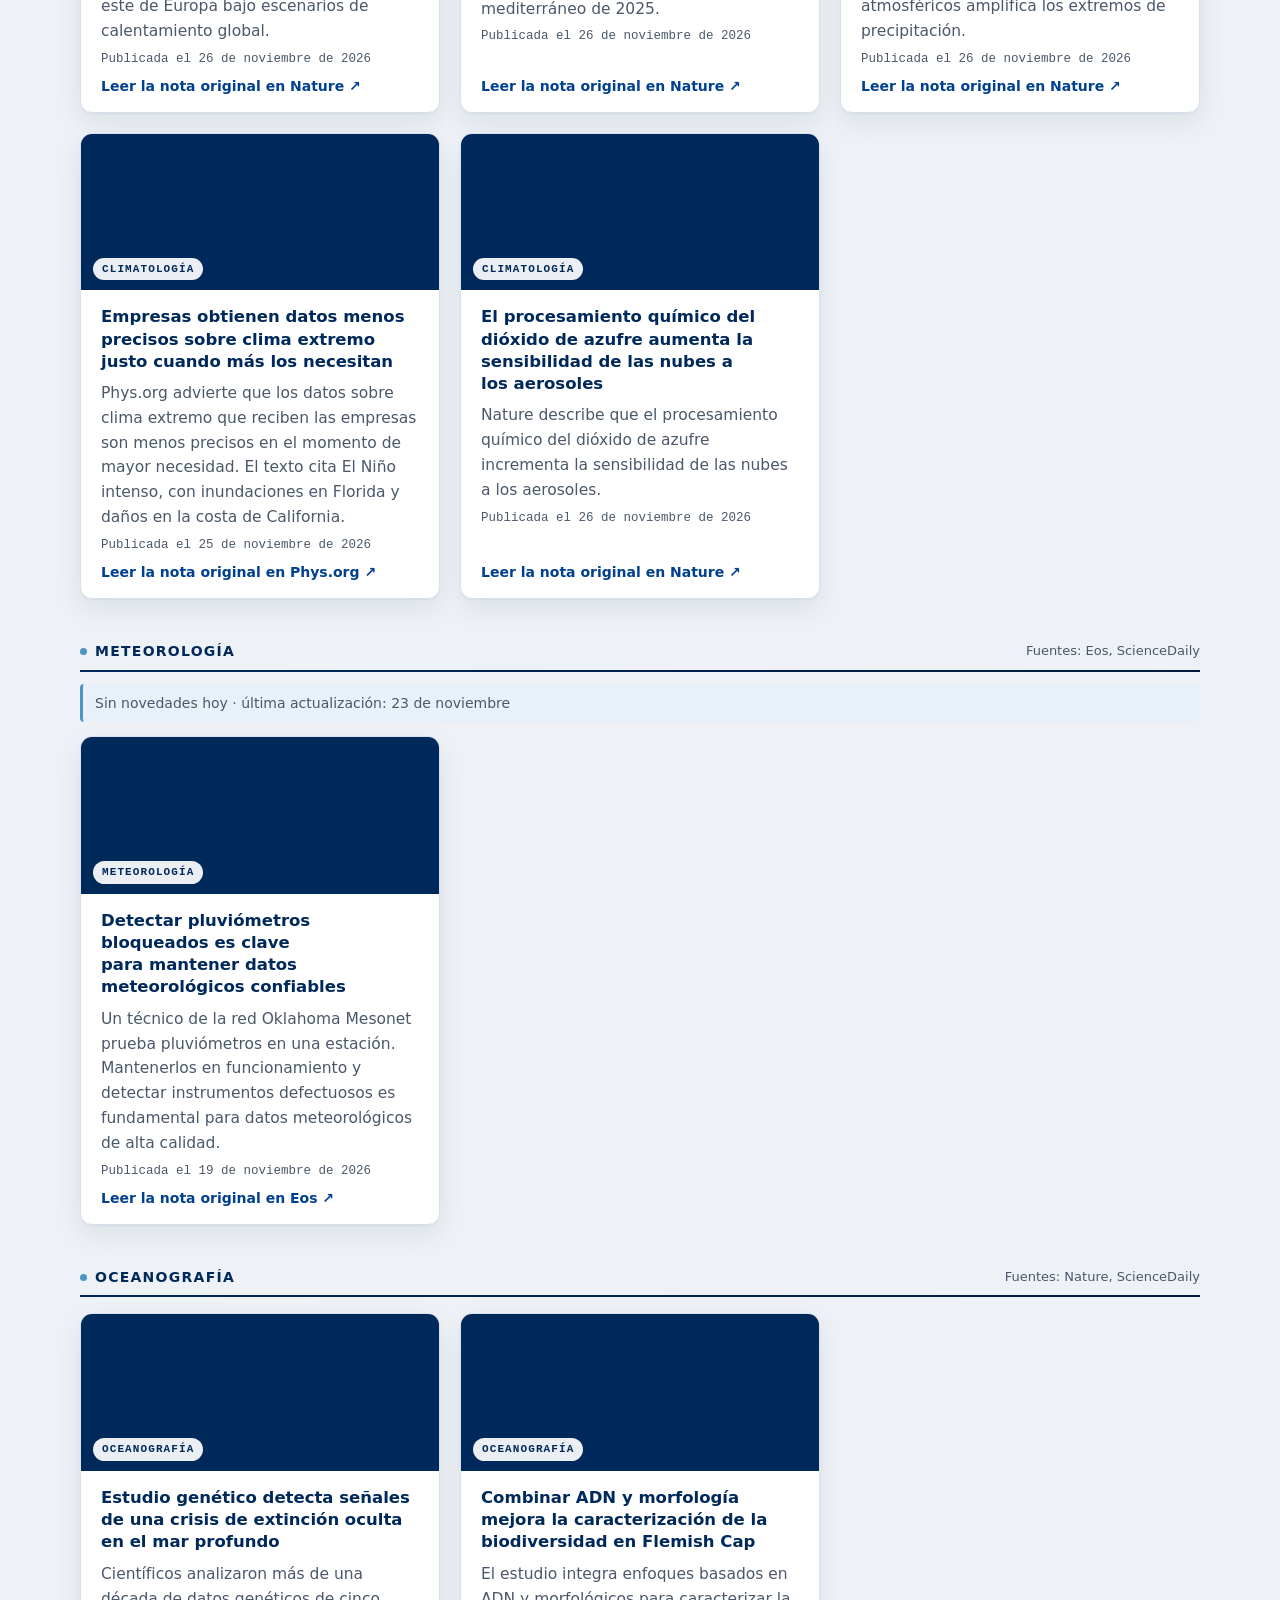
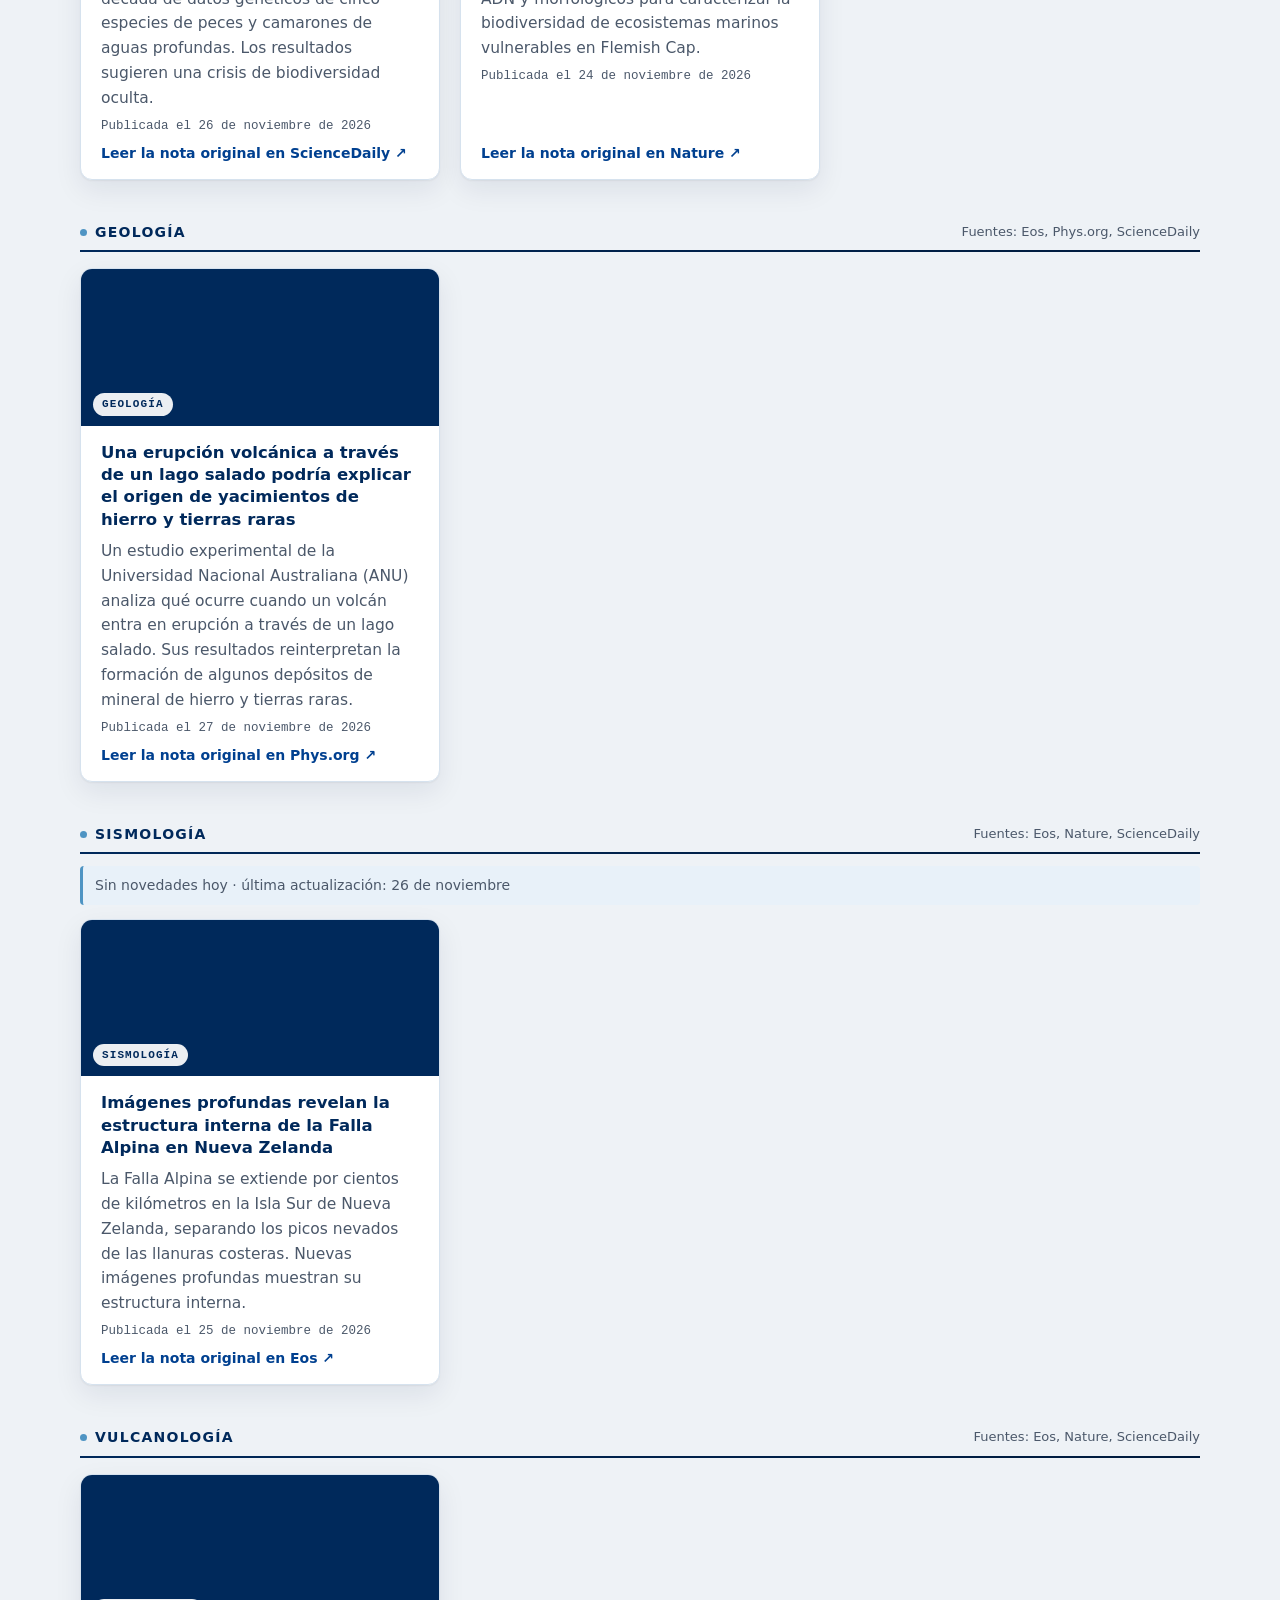
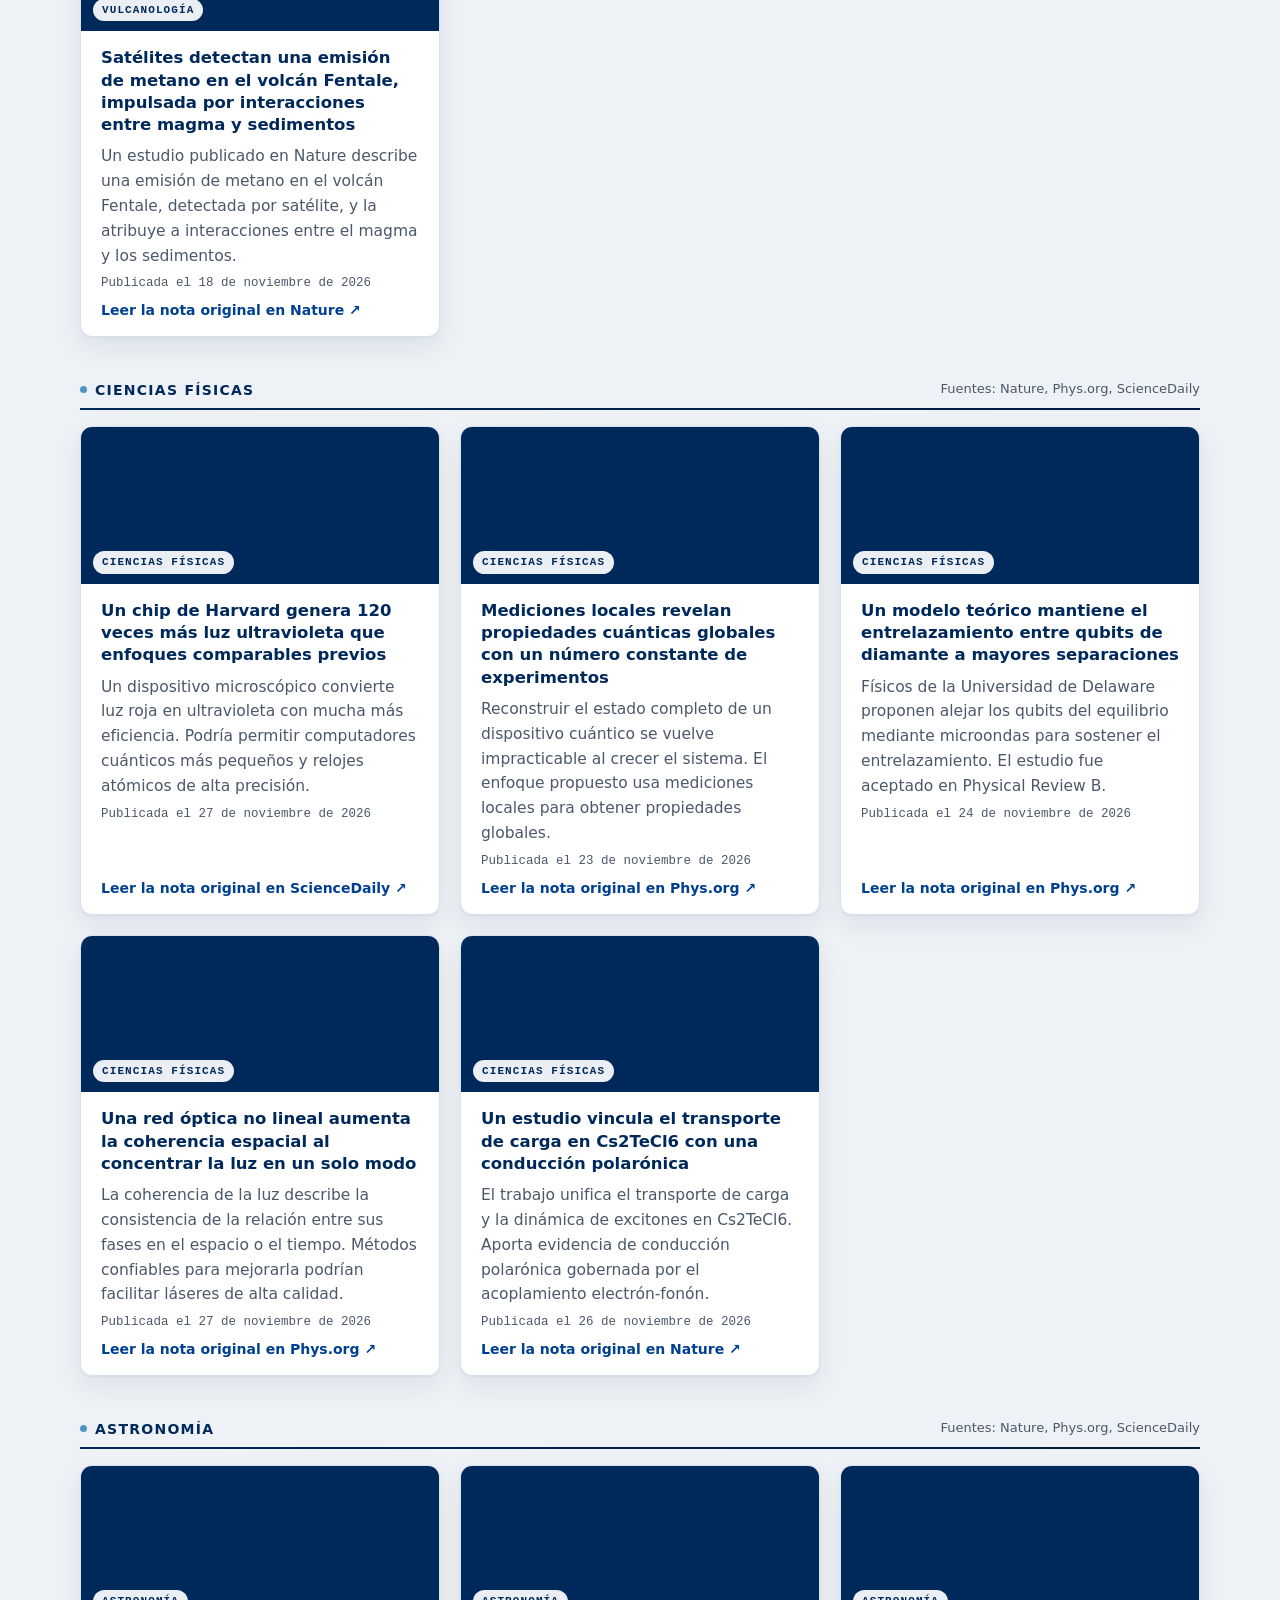
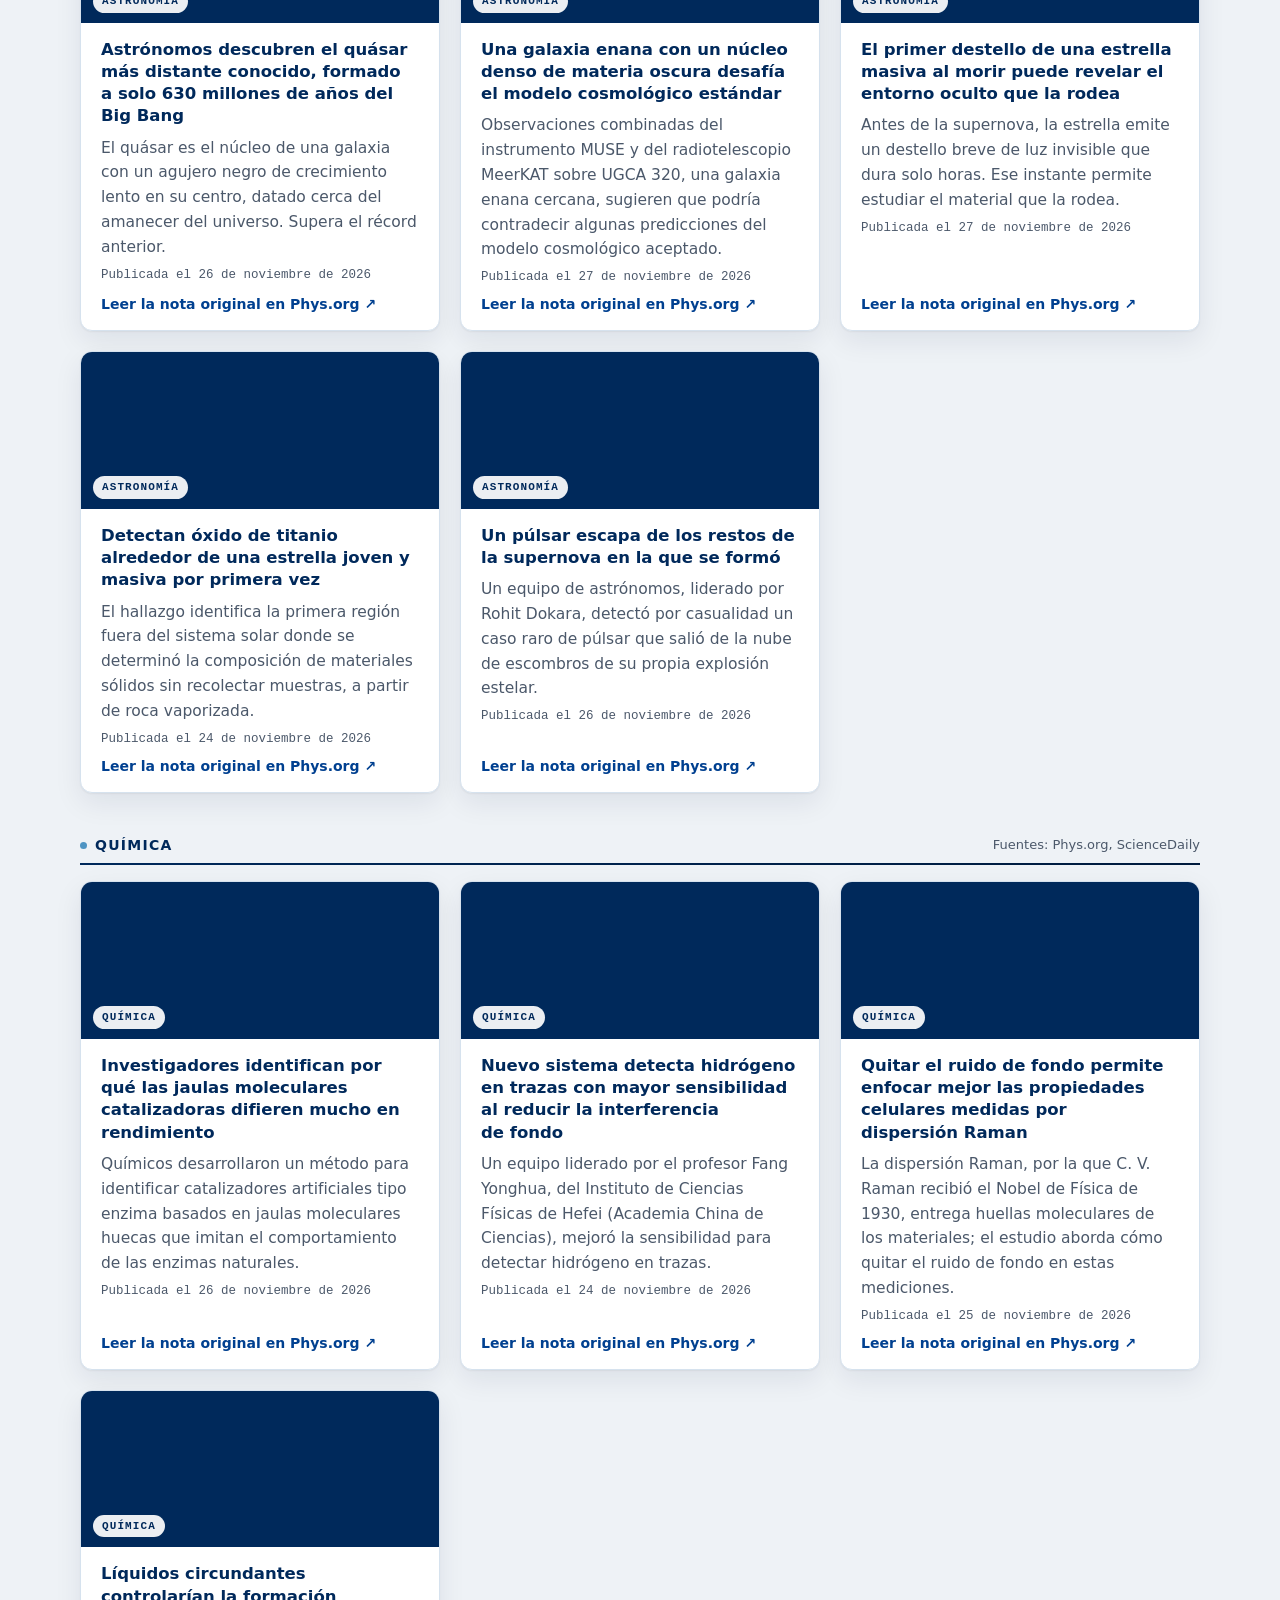
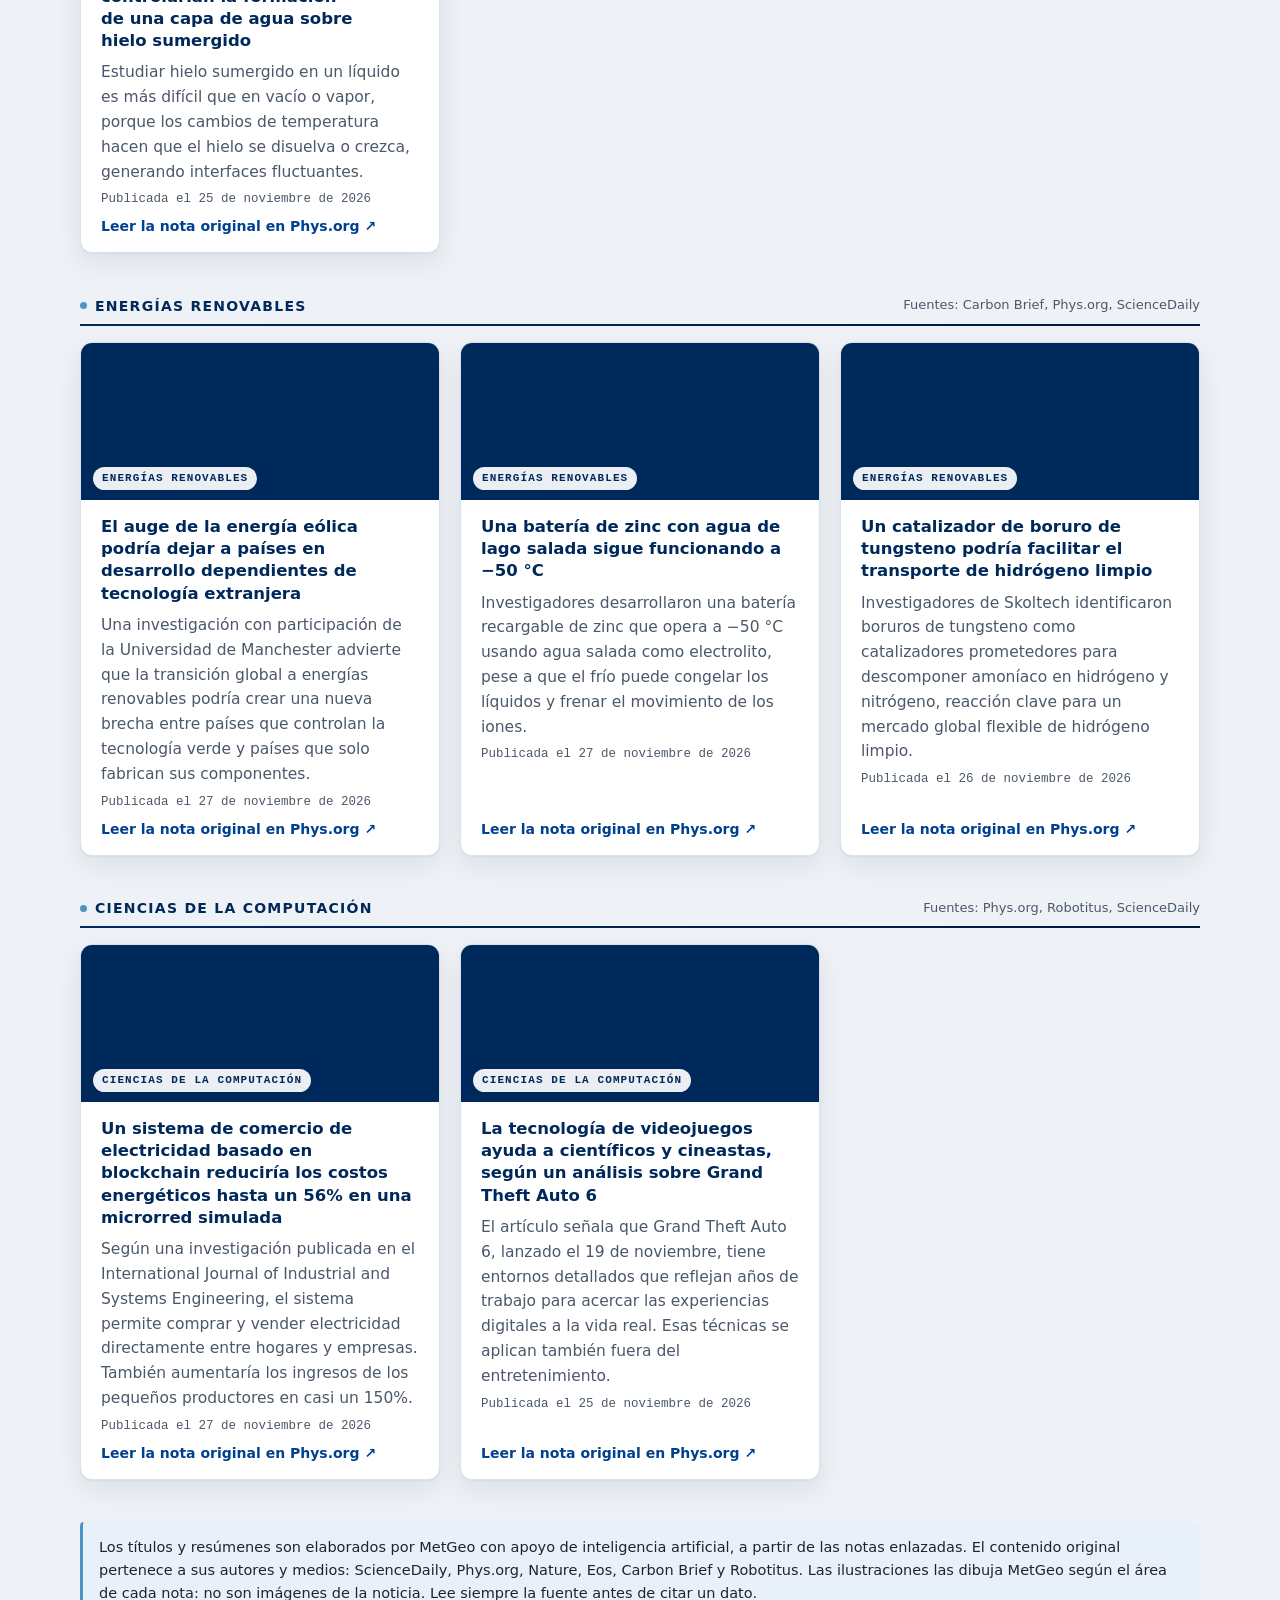
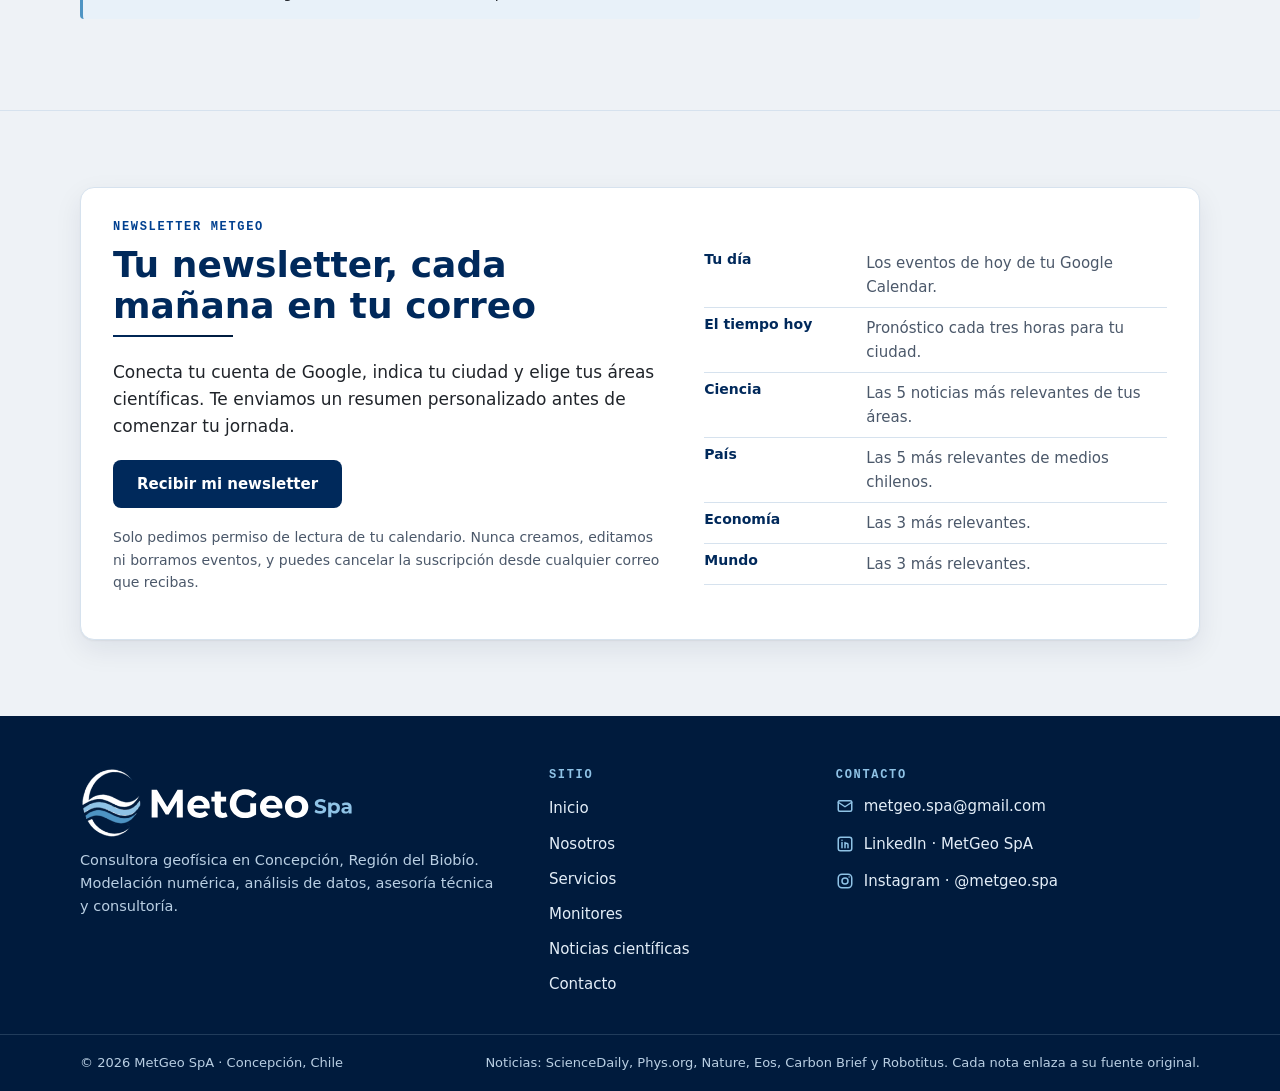
<file: noticias.html>
<!doctype html>
<html lang="es">
<head>
<meta charset="utf-8">
<meta name="viewport" content="width=device-width, initial-scale=1">
<meta http-equiv="Content-Security-Policy" content="default-src 'self'; script-src 'self'; style-src 'self' https://fonts.googleapis.com; font-src https://fonts.gstatic.com; img-src 'self' data:; connect-src 'self'; object-src 'none'; base-uri 'self'; form-action 'none'">
<meta name="referrer" content="strict-origin-when-cross-origin">
<title>Noticias científicas y newsletter de geociencias | MetGeo</title>
<meta name="description" content="Las novedades científicas del día en 11 áreas, con enlace a cada fuente original. Recibe el newsletter matutino de MetGeo.">
<link rel="canonical" href="https://metgeo.cl/noticias.html">
<meta property="og:type" content="website">
<meta property="og:site_name" content="MetGeo">
<meta property="og:locale" content="es_CL">
<meta property="og:title" content="Noticias científicas y newsletter de geociencias | MetGeo">
<meta property="og:description" content="Las novedades científicas del día en 11 áreas, con enlace a cada fuente original. Recibe el newsletter matutino de MetGeo.">
<meta property="og:url" content="https://metgeo.cl/noticias.html">
<meta property="og:image" content="https://metgeo.cl/assets/logo.png">
<meta property="og:image:alt" content="MetGeo, consultora geofísica">
<meta name="twitter:card" content="summary">
<meta name="twitter:title" content="Noticias científicas y newsletter de geociencias | MetGeo">
<meta name="twitter:description" content="Las novedades científicas del día en 11 áreas, con enlace a cada fuente original. Recibe el newsletter matutino de MetGeo.">
<meta name="twitter:image" content="https://metgeo.cl/assets/logo.png">
<link rel="icon" type="image/png" href="assets/icono.png" sizes="32x32">
<link rel="icon" type="image/svg+xml" href="assets/icono.svg">
<link rel="apple-touch-icon" href="assets/icono.png">
<link rel="preconnect" href="https://fonts.googleapis.com">
<link rel="preconnect" href="https://fonts.gstatic.com" crossorigin>
<link rel="stylesheet" href="https://fonts.googleapis.com/css2?family=Montserrat:wght@500;600;700&family=Source+Sans+3:wght@400;600;700&display=swap">
<link rel="stylesheet" href="assets/style.css">
<script src="assets/config.js"></script>
<script src="assets/site.js"></script>
</head>
<body>
<a class="skip" href="#main">Saltar al contenido</a>
<canvas class="net" aria-hidden="true"></canvas>
<header class="top">
  <div class="wrap top-in">
    <a class="brand" href="index.html"><img src="assets/logo.png" alt="MetGeo Spa, inicio" width="480" height="123"></a>
    <button class="menu-btn" type="button" aria-expanded="false" aria-controls="menu"><span class="bars" aria-hidden="true"></span><span class="txt">Menú</span></button>
    <nav class="nav" id="menu" aria-label="Principal">
      <a href="nosotros.html">Nosotros</a>
      <a href="servicios.html">Servicios</a>
      <a href="monitor.html">Monitores</a>
      <a href="noticias.html" aria-current="page">Noticias</a>
      <a class="nav-cta" href="contacto.html">Contacto</a>
    </nav>
  </div>
  <div class="accent"></div>
</header>

<main id="main">
  <section class="hero hero-sm">
    <canvas class="geo" aria-hidden="true"></canvas>
    <div class="wrap">
      <div class="hero-copy">
        <p class="eyebrow">Noticias científicas</p>
        <h1>Lo más relevante de la ciencia, cada día</h1>
        <p class="lead">Mantente al día con los artículos publicados por MetGeo y las novedades del día en 11 áreas de la ciencia, con el enlace a cada nota original.</p>
        <div class="btns">
          <a class="btn btn-sky" href="#newsletter">Recibir mi newsletter</a>
        </div>
      </div>
    </div>
  </section>

  <section class="sec sec-light sec-topo" id="publicaciones">
    <div class="wrap">
      <p class="kicker">Publicaciones de MetGeo</p>
      <h2>Artículos, columnas y trabajos del equipo</h2>
      <div class="rule"></div>
      <p>Publicaciones científicas, columnas de opinión, divulgación y presentaciones de quienes integramos MetGeo.</p>
      <ul class="pubs" id="pubs"><li class="empty">Cargando las publicaciones…</li></ul>
      <noscript><p class="empty">Activa JavaScript para ver las publicaciones.</p></noscript>
    </div>
  </section>

  <section class="sec" id="noticias">
    <div class="wrap">
      <div class="toolbar">
        <h2>Noticias por área</h2>
        <span class="updated" id="updated">Cargando las noticias de hoy…</span>
      </div>
      <div class="rule"></div>
      <ul class="chips" id="area-chips" aria-label="Filtrar por área"></ul>
      <div id="areas"><p class="empty">Cargando…</p></div>
      <noscript><p class="empty">Activa JavaScript para ver las noticias.</p></noscript>
      <p class="credits">Los títulos y resúmenes son elaborados por MetGeo con apoyo de inteligencia artificial, a partir de las notas enlazadas. El contenido original pertenece a sus autores y medios: ScienceDaily, Phys.org, Nature, Eos, Carbon Brief y Robotitus. Las ilustraciones las dibuja MetGeo según el área de cada nota: no son imágenes de la noticia. Lee siempre la fuente antes de citar un dato.</p>
    </div>
  </section>

  <section class="sec" id="newsletter">
    <div class="wrap">
      <div class="signup">
        <div>
          <p class="kicker">Newsletter MetGeo</p>
          <h2>Tu newsletter, cada mañana en tu correo</h2>
          <div class="rule"></div>
          <p>Conecta tu cuenta de Google, indica tu ciudad y elige tus áreas científicas. Te enviamos un resumen personalizado antes de comenzar tu jornada.</p>
          <div class="btns">
            <a class="btn btn-solid" data-newsletter href="#newsletter">Recibir mi newsletter</a>
          </div>
          <p class="soon-note" data-newsletter-soon>El registro abre muy pronto. Vuelve a esta página en unos días.</p>
          <p class="fine">Solo pedimos permiso de lectura de tu calendario. Nunca creamos, editamos ni borramos eventos, y puedes cancelar la suscripción desde cualquier correo que recibas.</p>
        </div>
        <ul class="includes" aria-label="Qué incluye el newsletter">
          <li><b>Tu día</b><span>Los eventos de hoy de tu Google Calendar.</span></li>
          <li><b>El tiempo hoy</b><span>Pronóstico cada tres horas para tu ciudad.</span></li>
          <li><b>Ciencia</b><span>Las 5 noticias más relevantes de tus áreas.</span></li>
          <li><b>País</b><span>Las 5 más relevantes de medios chilenos.</span></li>
          <li><b>Economía</b><span>Las 3 más relevantes.</span></li>
          <li><b>Mundo</b><span>Las 3 más relevantes.</span></li>
        </ul>
      </div>
    </div>
  </section>
</main>

<footer class="foot">
  <div class="wrap foot-grid">
    <div>
      <img class="foot-logo" src="assets/logo-claro.svg" alt="MetGeo Spa" width="780" height="200">
      <p>Consultora geofísica en Concepción, Región del Biobío. Modelación numérica, análisis de datos, asesoría técnica y consultoría.</p>
    </div>
    <nav aria-label="Mapa del sitio">
      <p class="foot-h">Sitio</p>
      <ul class="foot-links">
        <li><a href="index.html">Inicio</a></li>
        <li><a href="nosotros.html">Nosotros</a></li>
        <li><a href="servicios.html">Servicios</a></li>
        <li><a href="monitor.html">Monitores</a></li>
        <li><a href="noticias.html">Noticias científicas</a></li>
        <li><a href="contacto.html">Contacto</a></li>
      </ul>
    </nav>
    <div>
      <p class="foot-h">Contacto</p>
      <ul class="foot-links">
        <li><a href="mailto:metgeo.spa@gmail.com"><svg viewBox="0 0 24 24" fill="none" stroke="currentColor" stroke-width="2" stroke-linecap="round" stroke-linejoin="round" aria-hidden="true" focusable="false"><rect x="3" y="5" width="18" height="14" rx="2"/><path d="m3 7 9 6 9-6"/></svg>metgeo.spa@gmail.com</a></li>
        <li><a href="https://www.linkedin.com/company/metgeo-spa/" target="_blank" rel="noopener noreferrer"><svg viewBox="0 0 24 24" fill="none" stroke="currentColor" stroke-width="2" stroke-linecap="round" stroke-linejoin="round" aria-hidden="true" focusable="false"><rect x="3" y="3" width="18" height="18" rx="3"/><path d="M8 10v7M8 7v.01M12 17v-4a2 2 0 0 1 4 0v4M12 10v7"/></svg>LinkedIn · MetGeo SpA</a></li>
        <li><a href="https://www.instagram.com/metgeo.spa/" target="_blank" rel="noopener noreferrer"><svg viewBox="0 0 24 24" fill="none" stroke="currentColor" stroke-width="2" stroke-linecap="round" stroke-linejoin="round" aria-hidden="true" focusable="false"><rect x="3" y="3" width="18" height="18" rx="5"/><circle cx="12" cy="12" r="4"/><path d="M17.5 6.5v.01"/></svg>Instagram · @metgeo.spa</a></li>
      </ul>
    </div>
  </div>
  <div class="foot-legal">
    <div class="wrap">
      <p>© 2026 MetGeo SpA · Concepción, Chile</p>
      <p>Noticias: ScienceDaily, Phys.org, Nature, Eos, Carbon Brief y Robotitus. Cada nota enlaza a su fuente original.</p>
    </div>
  </div>
</footer>
<script src="assets/fondo.js"></script>
<script src="assets/noticias.js"></script>
<script src="assets/publicaciones.js"></script>
</body>
</html>
</file>
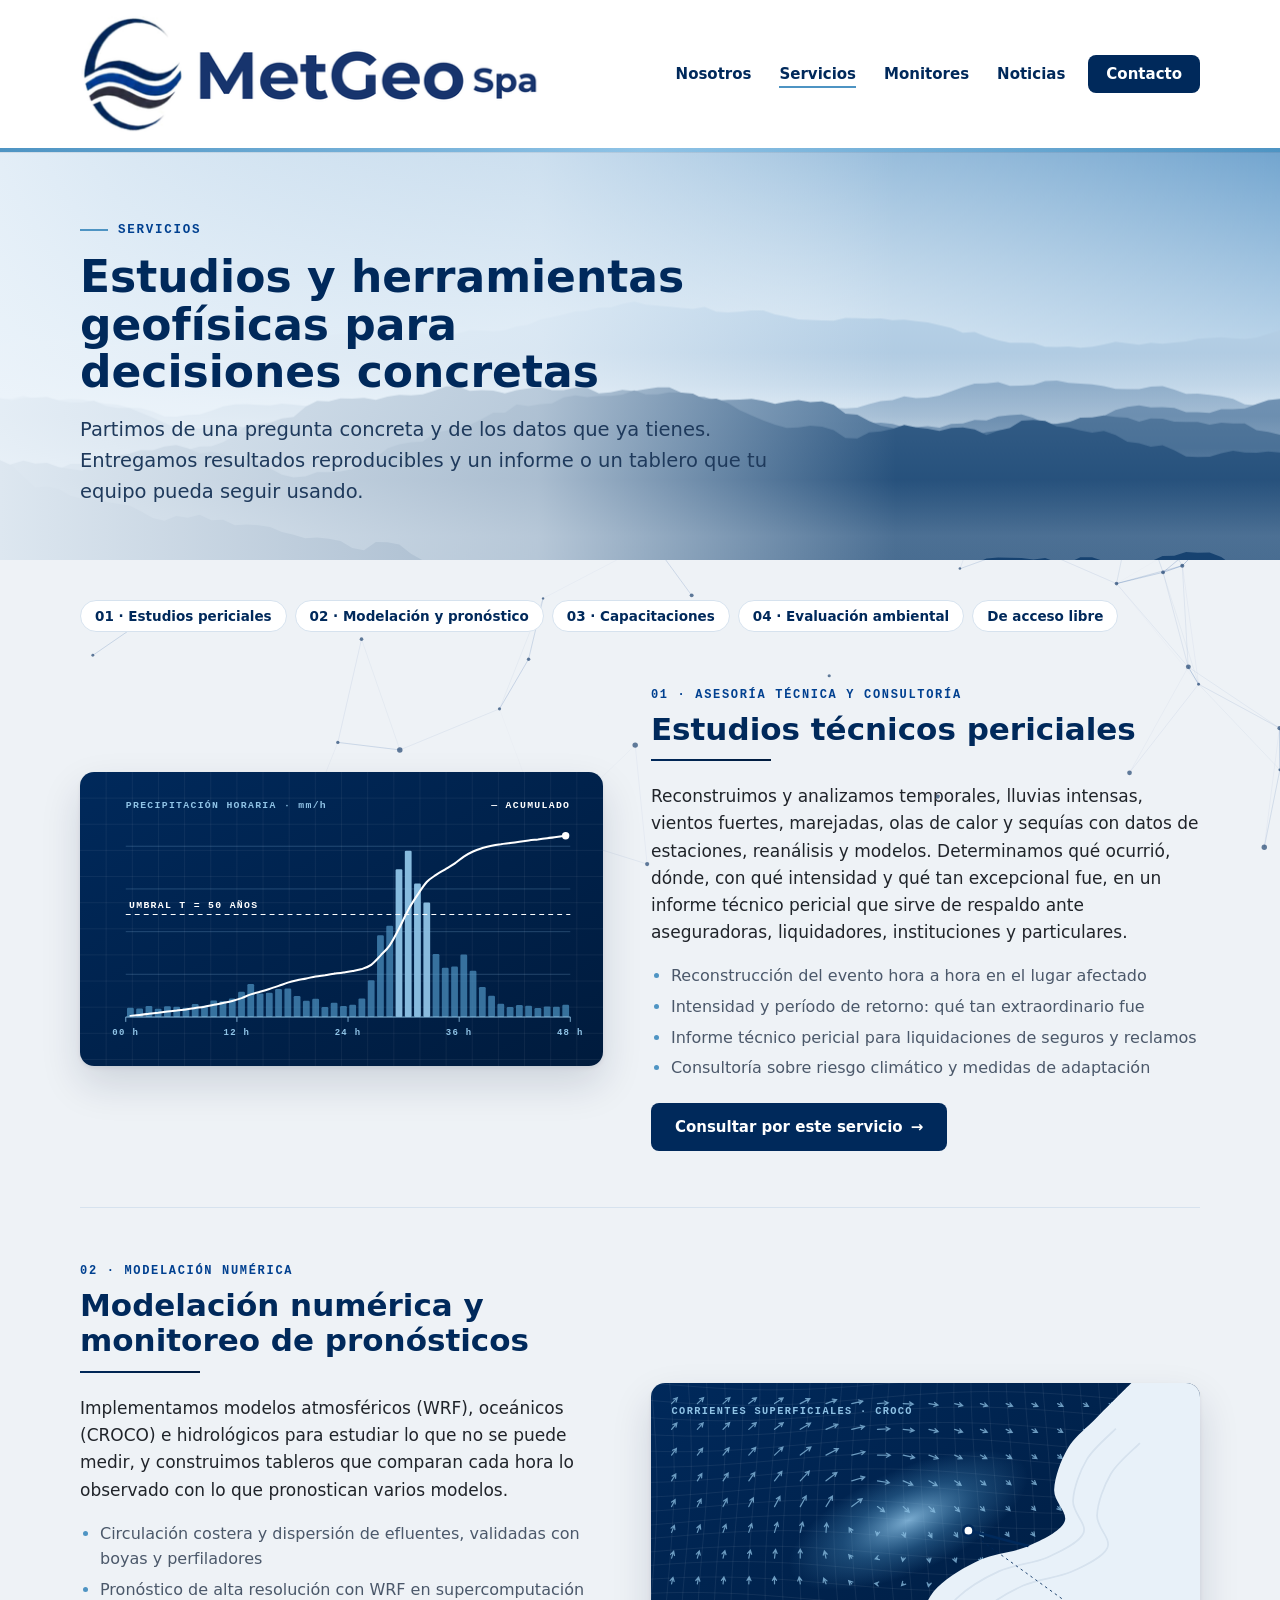
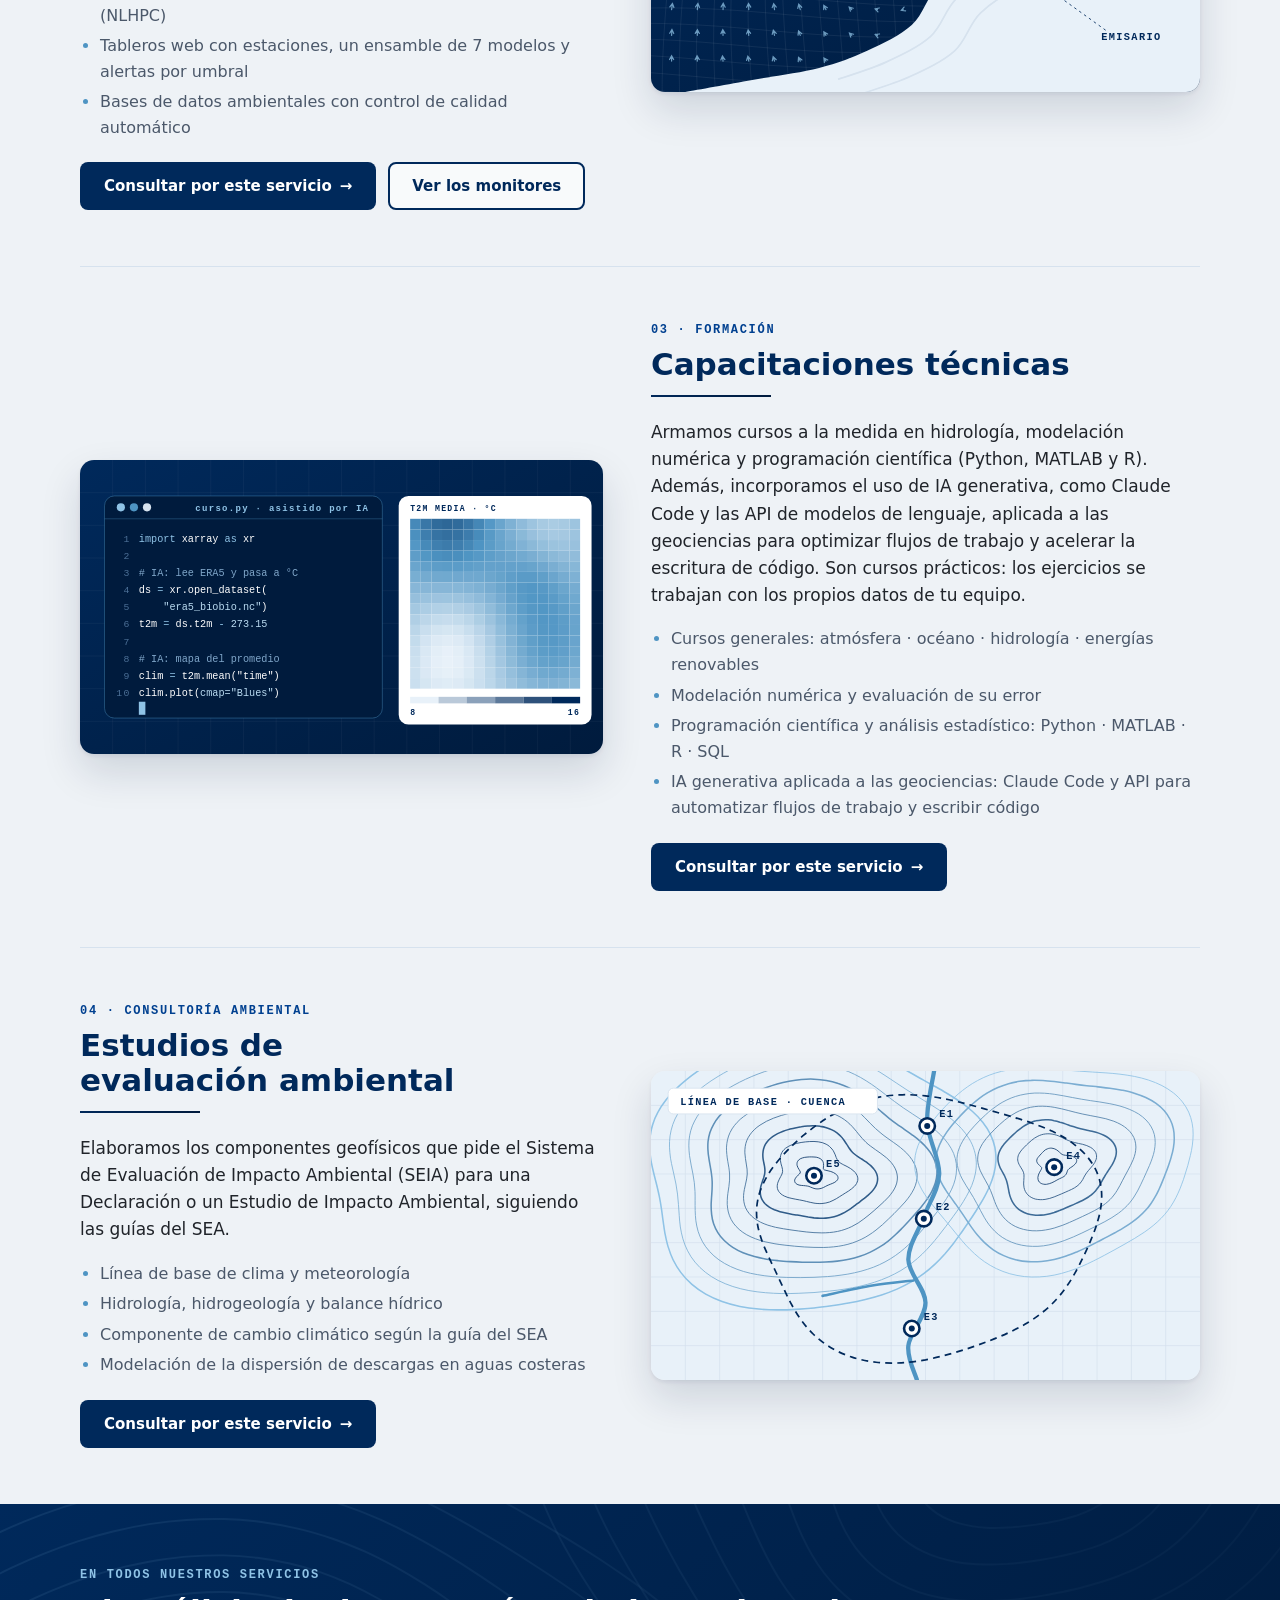
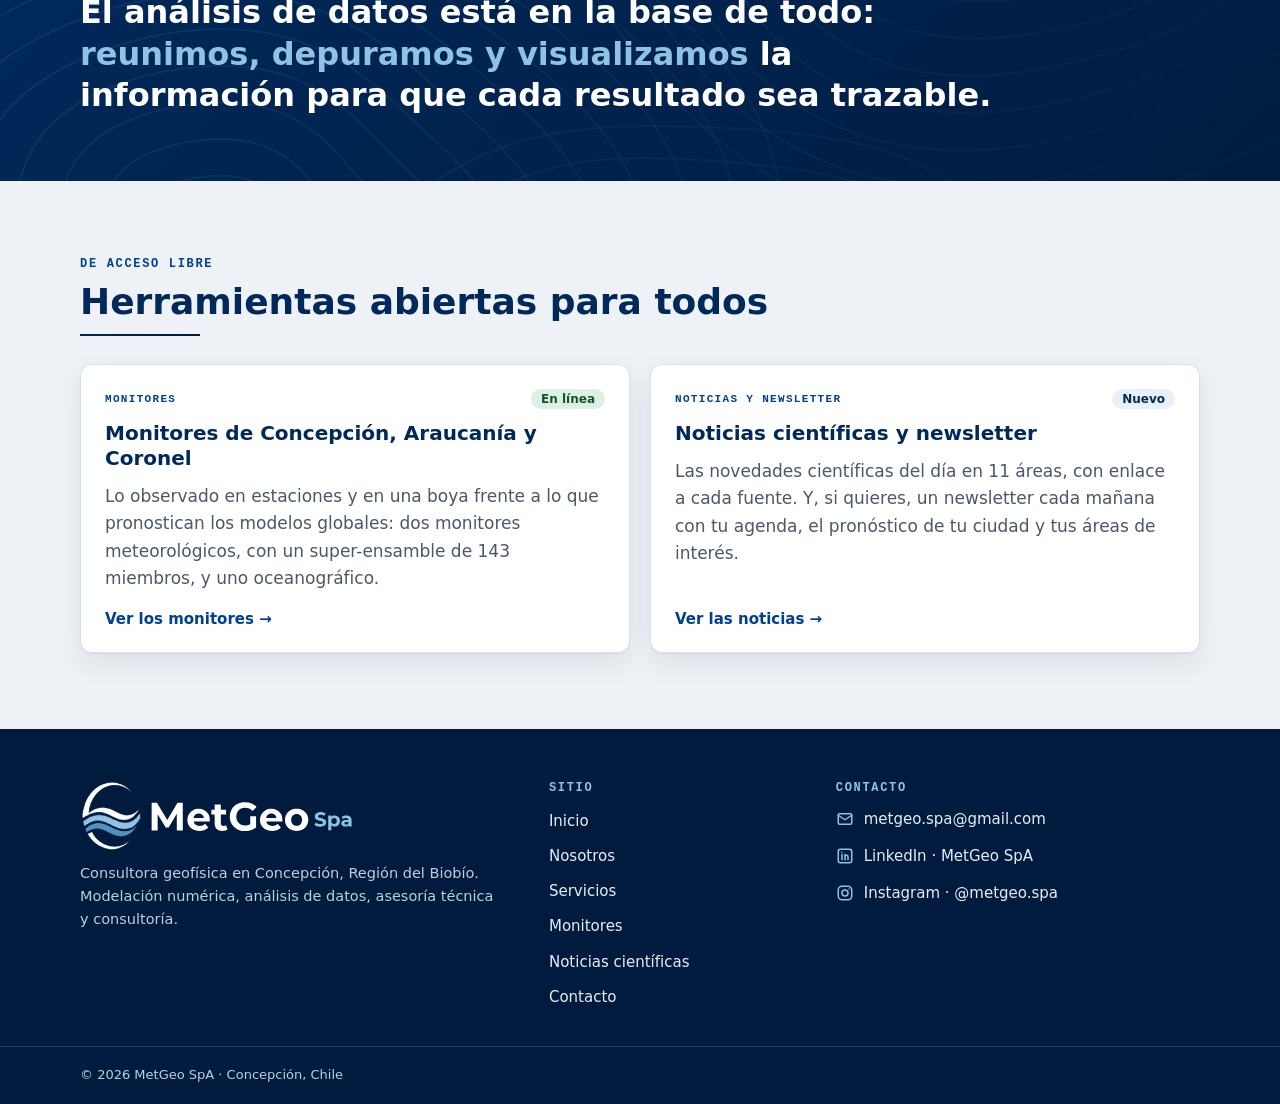
<file: servicios.html>
<!doctype html>
<html lang="es">
<head>
<meta charset="utf-8">
<meta name="viewport" content="width=device-width, initial-scale=1">
<meta http-equiv="Content-Security-Policy" content="default-src 'self'; script-src 'self'; style-src 'self' https://fonts.googleapis.com; font-src https://fonts.gstatic.com; img-src 'self' data:; connect-src 'self'; object-src 'none'; base-uri 'self'; form-action 'none'">
<meta name="referrer" content="strict-origin-when-cross-origin">
<title>Servicios de geofísica, modelación y peritajes | MetGeo</title>
<meta name="description" content="Estudios técnicos periciales, modelación numérica y monitoreo de pronósticos, capacitaciones técnicas y estudios de evaluación ambiental para el SEIA.">
<link rel="canonical" href="https://metgeo.cl/servicios.html">
<meta property="og:type" content="website">
<meta property="og:site_name" content="MetGeo">
<meta property="og:locale" content="es_CL">
<meta property="og:title" content="Servicios de geofísica, modelación y peritajes | MetGeo">
<meta property="og:description" content="Estudios técnicos periciales, modelación numérica y monitoreo de pronósticos, capacitaciones técnicas y estudios de evaluación ambiental para el SEIA.">
<meta property="og:url" content="https://metgeo.cl/servicios.html">
<meta property="og:image" content="https://metgeo.cl/assets/logo.png">
<meta property="og:image:alt" content="MetGeo, consultora geofísica">
<meta name="twitter:card" content="summary">
<meta name="twitter:title" content="Servicios de geofísica, modelación y peritajes | MetGeo">
<meta name="twitter:description" content="Estudios técnicos periciales, modelación numérica y monitoreo de pronósticos, capacitaciones técnicas y estudios de evaluación ambiental para el SEIA.">
<meta name="twitter:image" content="https://metgeo.cl/assets/logo.png">
<link rel="icon" type="image/png" href="assets/icono.png" sizes="32x32">
<link rel="icon" type="image/svg+xml" href="assets/icono.svg">
<link rel="apple-touch-icon" href="assets/icono.png">
<link rel="preconnect" href="https://fonts.googleapis.com">
<link rel="preconnect" href="https://fonts.gstatic.com" crossorigin>
<link rel="stylesheet" href="https://fonts.googleapis.com/css2?family=Montserrat:wght@500;600;700&family=Source+Sans+3:wght@400;600;700&display=swap">
<link rel="stylesheet" href="assets/style.css">
<script src="assets/config.js"></script>
<script src="assets/site.js"></script>
</head>
<body>
<a class="skip" href="#main">Saltar al contenido</a>
<canvas class="net" aria-hidden="true"></canvas>
<header class="top">
  <div class="wrap top-in">
    <a class="brand" href="index.html"><img src="assets/logo.png" alt="MetGeo Spa, inicio" width="480" height="123"></a>
    <button class="menu-btn" type="button" aria-expanded="false" aria-controls="menu"><span class="bars" aria-hidden="true"></span><span class="txt">Menú</span></button>
    <nav class="nav" id="menu" aria-label="Principal">
      <a href="nosotros.html">Nosotros</a>
      <a href="servicios.html" aria-current="page">Servicios</a>
      <a href="monitor.html">Monitores</a>
      <a href="noticias.html">Noticias</a>
      <a class="nav-cta" href="contacto.html">Contacto</a>
    </nav>
  </div>
  <div class="accent"></div>
</header>

<main id="main">
  <section class="hero hero-sm">
    <canvas class="geo" aria-hidden="true"></canvas>
    <div class="wrap">
      <div class="hero-copy">
        <p class="eyebrow">Servicios</p>
        <h1>Estudios y herramientas geofísicas para decisiones concretas</h1>
        <p class="lead">Partimos de una pregunta concreta y de los datos que ya tienes. Entregamos resultados reproducibles y un informe o un tablero que tu equipo pueda seguir usando.</p>
      </div>
    </div>
  </section>

  <div class="wrap">
    <nav class="jump-nav" aria-label="Servicios en esta página">
      <ul class="jump">
        <li><a href="#eventos">01 · Estudios periciales</a></li>
        <li><a href="#modelacion">02 · Modelación y pronóstico</a></li>
        <li><a href="#capacitaciones">03 · Capacitaciones</a></li>
        <li><a href="#ambiental">04 · Evaluación ambiental</a></li>
        <li><a href="#libre">De acceso libre</a></li>
      </ul>
    </nav>

    <section class="svc" id="eventos">
      <figure class="svc-img"><img src="assets/img/servicio-eventos.svg" alt="Hietograma de un temporal con su acumulado y el umbral de 50 años de período de retorno" width="640" height="360"></figure>
      <div>
        <p class="kicker">01 · Asesoría técnica y consultoría</p>
        <h2>Estudios técnicos periciales</h2>
        <div class="rule"></div>
        <p>Reconstruimos y analizamos temporales, lluvias intensas, vientos fuertes, marejadas, olas de calor y sequías con datos de estaciones, reanálisis y modelos. Determinamos qué ocurrió, dónde, con qué intensidad y qué tan excepcional fue, en un informe técnico pericial que sirve de respaldo ante aseguradoras, liquidadores, instituciones y particulares.</p>
        <ul class="gets">
          <li>Reconstrucción del evento hora a hora en el lugar afectado</li>
          <li>Intensidad y período de retorno: qué tan extraordinario fue</li>
          <li>Informe técnico pericial para liquidaciones de seguros y reclamos</li>
          <li>Consultoría sobre riesgo climático y medidas de adaptación</li>
        </ul>
        <div class="btns"><a class="btn btn-solid" href="contacto.html?servicio=eventos">Consultar por este servicio <span class="arr" aria-hidden="true">&rarr;</span></a></div>
      </div>
    </section>

    <section class="svc svc-alt" id="modelacion">
      <figure class="svc-img"><img src="assets/img/servicio-modelacion.svg" alt="Modelo de circulación costera de una bahía con su malla, las corrientes y la pluma de un emisario" width="640" height="360"></figure>
      <div>
        <p class="kicker">02 · Modelación numérica</p>
        <h2>Modelación numérica y monitoreo de pronósticos</h2>
        <div class="rule"></div>
        <p>Implementamos modelos atmosféricos (WRF), oceánicos (CROCO) e hidrológicos para estudiar lo que no se puede medir, y construimos tableros que comparan cada hora lo observado con lo que pronostican varios modelos.</p>
        <ul class="gets">
          <li>Circulación costera y dispersión de efluentes, validadas con boyas y perfiladores</li>
          <li>Pronóstico de alta resolución con WRF en supercomputación (NLHPC)</li>
          <li>Tableros web con estaciones, un ensamble de 7 modelos y alertas por umbral</li>
          <li>Bases de datos ambientales con control de calidad automático</li>
        </ul>
        <div class="btns">
          <a class="btn btn-solid" href="contacto.html?servicio=modelacion">Consultar por este servicio <span class="arr" aria-hidden="true">&rarr;</span></a>
          <a class="btn btn-ghost" href="monitor.html">Ver los monitores</a>
        </div>
      </div>
    </section>

    <section class="svc" id="capacitaciones">
      <figure class="svc-img"><img src="assets/img/servicio-capacitacion.svg" alt="Editor con código en Python, escrito con apoyo de IA generativa, que abre datos de reanálisis y dibuja un mapa de temperatura media" width="640" height="360"></figure>
      <div>
        <p class="kicker">03 · Formación</p>
        <h2>Capacitaciones técnicas</h2>
        <div class="rule"></div>
        <p>Armamos cursos a la medida en hidrología, modelación numérica y programación científica (Python, MATLAB y R). Además, incorporamos el uso de IA generativa, como Claude Code y las API de modelos de lenguaje, aplicada a las geociencias para optimizar flujos de trabajo y acelerar la escritura de código. Son cursos prácticos: los ejercicios se trabajan con los propios datos de tu equipo.</p>
        <ul class="gets">
          <li>Cursos generales: atmósfera · océano · hidrología · energías renovables</li>
          <li>Modelación numérica y evaluación de su error</li>
          <li>Programación científica y análisis estadístico: Python · MATLAB · R · SQL</li>
          <li>IA generativa aplicada a las geociencias: Claude Code y API para automatizar flujos de trabajo y escribir código</li>
        </ul>
        <div class="btns"><a class="btn btn-solid" href="contacto.html?servicio=capacitaciones">Consultar por este servicio <span class="arr" aria-hidden="true">&rarr;</span></a></div>
      </div>
    </section>

    <section class="svc svc-alt" id="ambiental">
      <figure class="svc-img"><img src="assets/img/servicio-ambiental.svg" alt="Mapa de una cuenca con curvas de nivel, el río, el límite de la cuenca y estaciones de monitoreo" width="640" height="360"></figure>
      <div>
        <p class="kicker">04 · Consultoría ambiental</p>
        <h2>Estudios de evaluación ambiental</h2>
        <div class="rule"></div>
        <p>Elaboramos los componentes geofísicos que pide el Sistema de Evaluación de Impacto Ambiental (SEIA) para una Declaración o un Estudio de Impacto Ambiental, siguiendo las guías del SEA.</p>
        <ul class="gets">
          <li>Línea de base de clima y meteorología</li>
          <li>Hidrología, hidrogeología y balance hídrico</li>
          <li>Componente de cambio climático según la guía del SEA</li>
          <li>Modelación de la dispersión de descargas en aguas costeras</li>
        </ul>
        <div class="btns"><a class="btn btn-solid" href="contacto.html?servicio=ambiental">Consultar por este servicio <span class="arr" aria-hidden="true">&rarr;</span></a></div>
      </div>
    </section>
  </div>

  <section class="band" aria-labelledby="datos">
    <div class="wrap">
      <p class="kicker">En todos nuestros servicios</p>
      <p class="band-statement" id="datos">El análisis de datos está en la base de todo: <em>reunimos, depuramos y visualizamos</em> la información para que cada resultado sea trazable.</p>
    </div>
  </section>

  <section class="sec" id="libre">
    <div class="wrap">
      <p class="kicker">De acceso libre</p>
      <h2>Herramientas abiertas para todos</h2>
      <div class="rule"></div>
      <div class="cards cards-2">
        <article class="card">
          <div class="card-head"><span class="tag">Monitores</span><span class="pill pill-ok">En línea</span></div>
          <h3>Monitores de Concepción, Araucanía y Coronel</h3>
          <p>Lo observado en estaciones y en una boya frente a lo que pronostican los modelos globales: dos monitores meteorológicos, con un super-ensamble de 143 miembros, y uno oceanográfico.</p>
          <a class="more" href="monitor.html">Ver los monitores &rarr;</a>
        </article>
        <article class="card">
          <div class="card-head"><span class="tag">Noticias y newsletter</span><span class="pill pill-new">Nuevo</span></div>
          <h3>Noticias científicas y newsletter</h3>
          <p>Las novedades científicas del día en 11 áreas, con enlace a cada fuente. Y, si quieres, un newsletter cada mañana con tu agenda, el pronóstico de tu ciudad y tus áreas de interés.</p>
          <a class="more" href="noticias.html">Ver las noticias &rarr;</a>
        </article>
      </div>
    </div>
  </section>
</main>

<footer class="foot">
  <div class="wrap foot-grid">
    <div>
      <img class="foot-logo" src="assets/logo-claro.svg" alt="MetGeo Spa" width="780" height="200">
      <p>Consultora geofísica en Concepción, Región del Biobío. Modelación numérica, análisis de datos, asesoría técnica y consultoría.</p>
    </div>
    <nav aria-label="Mapa del sitio">
      <p class="foot-h">Sitio</p>
      <ul class="foot-links">
        <li><a href="index.html">Inicio</a></li>
        <li><a href="nosotros.html">Nosotros</a></li>
        <li><a href="servicios.html">Servicios</a></li>
        <li><a href="monitor.html">Monitores</a></li>
        <li><a href="noticias.html">Noticias científicas</a></li>
        <li><a href="contacto.html">Contacto</a></li>
      </ul>
    </nav>
    <div>
      <p class="foot-h">Contacto</p>
      <ul class="foot-links">
        <li><a href="mailto:metgeo.spa@gmail.com"><svg viewBox="0 0 24 24" fill="none" stroke="currentColor" stroke-width="2" stroke-linecap="round" stroke-linejoin="round" aria-hidden="true" focusable="false"><rect x="3" y="5" width="18" height="14" rx="2"/><path d="m3 7 9 6 9-6"/></svg>metgeo.spa@gmail.com</a></li>
        <li><a href="https://www.linkedin.com/company/metgeo-spa/" target="_blank" rel="noopener noreferrer"><svg viewBox="0 0 24 24" fill="none" stroke="currentColor" stroke-width="2" stroke-linecap="round" stroke-linejoin="round" aria-hidden="true" focusable="false"><rect x="3" y="3" width="18" height="18" rx="3"/><path d="M8 10v7M8 7v.01M12 17v-4a2 2 0 0 1 4 0v4M12 10v7"/></svg>LinkedIn · MetGeo SpA</a></li>
        <li><a href="https://www.instagram.com/metgeo.spa/" target="_blank" rel="noopener noreferrer"><svg viewBox="0 0 24 24" fill="none" stroke="currentColor" stroke-width="2" stroke-linecap="round" stroke-linejoin="round" aria-hidden="true" focusable="false"><rect x="3" y="3" width="18" height="18" rx="5"/><circle cx="12" cy="12" r="4"/><path d="M17.5 6.5v.01"/></svg>Instagram · @metgeo.spa</a></li>
      </ul>
    </div>
  </div>
  <div class="foot-legal">
    <div class="wrap">
      <p>© 2026 MetGeo SpA · Concepción, Chile</p>
    </div>
  </div>
</footer>
<script src="assets/fondo.js"></script>
</body>
</html>
</file>
<file: assets/style.css>
/* Sitio de MetGeo Spa. Mismos colores que el monitor y el newsletter. */
:root {
  --page: #EEF2F6; --card: #FFFFFF; --ink: #20242A; --muted: #4B586A; --line: #D6E2EE; --mist: #E8F1F9;
  --navy: #00295B; --navy-deep: #001B3D; --sky: #4E94C3; --sky-2: #8FC3E6;
  --heading: #00295B; --link: #004090;
  --btn-bg: #00295B; --btn-ink: #FFFFFF;
  --chip-ink: #00295B; --chip-on-bg: #00295B; --chip-on-ink: #FFFFFF;
  --rule-a: #00295B; --rule-b: #001B3D;
  --ok-bg: #DDF0E4; --ok-ink: #14532D; --new-bg: #E8F1F9; --new-ink: #00295B;
  --err-bg: #FBEAEA; --err-ink: #8F2B2B;
  --sec-light: rgba(255, 255, 255, .78); --sec-mist: rgba(232, 241, 249, .9); --sec-sky: linear-gradient(180deg, #BFD9EE 0%, #DCEAF6 100%);
  --wx-sol: #F2A900; --wx-nube: #FFFFFF; --wx-gris: #9DB2C7; --wx-agua: #2F7FC1; --wx-luna: #E8D9A0; --wx-line: #BBD0E4;
  --shadow: 0 1px 2px rgba(0, 27, 61, .06), 0 10px 28px rgba(0, 27, 61, .08);
  --shadow-lift: 0 2px 4px rgba(0, 27, 61, .08), 0 18px 40px rgba(0, 27, 61, .14);
  --f-head: 'Montserrat', system-ui, -apple-system, 'Segoe UI', Arial, sans-serif;
  --f-body: 'Source Sans 3', 'Source Sans Pro', system-ui, -apple-system, 'Segoe UI', Arial, sans-serif;
  --f-mono: 'Courier New', Courier, monospace;
}
@media (prefers-color-scheme: dark) {
  :root {
    color-scheme: dark;
    --page: #0A1424; --card: #0F2038; --ink: #E7EEF6; --muted: #A6B7CB; --line: #1D3557; --mist: #13294A;
    --heading: #D6E6F5; --link: #8FC3E6;
    --btn-bg: #4E94C3; --btn-ink: #001B3D;
    --chip-ink: #CFE0EF; --chip-on-bg: #4E94C3; --chip-on-ink: #001B3D;
    --rule-a: #4E94C3; --rule-b: #1D3557;
    --ok-bg: #12362A; --ok-ink: #8EE0B0; --new-bg: #13294A; --new-ink: #CFE0EF;
    --err-bg: #3A1A1A; --err-ink: #F2B8B8;
    --sec-light: rgba(15, 32, 56, .72); --sec-mist: rgba(19, 41, 74, .85); --sec-sky: linear-gradient(180deg, #14325A 0%, #0F2646 100%);
    --wx-nube: #D6E2EE; --wx-gris: #7C93AD; --wx-agua: #6FB2E6; --wx-line: #28466E;
    --shadow: 0 1px 2px rgba(0, 0, 0, .4), 0 10px 28px rgba(0, 0, 0, .35);
    --shadow-lift: 0 2px 4px rgba(0, 0, 0, .45), 0 18px 40px rgba(0, 0, 0, .45);
  }
}

* { box-sizing: border-box; }
html { scroll-behavior: smooth; scroll-padding-top: 110px; }
@media (prefers-reduced-motion: reduce) { html { scroll-behavior: auto; } *, *::before, *::after { transition: none !important; } }
body { margin: 0; background: var(--page); color: var(--ink); font: 400 17px/1.6 var(--f-body); overflow-x: hidden; }
img { max-width: 100%; }
a { color: var(--link); }
:focus-visible { outline: 3px solid var(--sky); outline-offset: 2px; }
.wrap { max-width: 1160px; margin: 0 auto; padding-inline: 20px; }
.skip { position: absolute; left: 12px; top: -60px; z-index: 50; padding: 10px 16px; background: #00295B; color: #FFFFFF; border-radius: 8px; font: 600 14px var(--f-head); }
.skip:focus { top: 12px; }

/* ---------- Cabecera: placa blanca con el logo; se compacta al bajar por la página ---------- */
.top { position: sticky; top: 0; z-index: 20; background: #FFFFFF; box-shadow: 0 1px 0 rgba(0, 27, 61, .08); }
.top-in { position: relative; display: flex; align-items: center; justify-content: space-between; gap: 20px; padding-block: 14px; transition: padding .25s ease; }
.brand { display: block; line-height: 0; flex: none; }
.brand img { width: 470px; height: auto; display: block; transition: width .25s ease; }
.top.is-compact .top-in { padding-block: 8px; }
.top.is-compact .brand img { width: 300px; }
.nav { display: flex; align-items: center; gap: 2px; }
.nav a { position: relative; font: 600 15px var(--f-head); color: #00295B; text-decoration: none; padding: 10px 13px; border-radius: 8px; white-space: nowrap; }
.nav a:not(.nav-cta)::after { content: ""; position: absolute; left: 13px; right: 13px; bottom: 5px; height: 2px; background: #4E94C3; transform: scaleX(0); transform-origin: left; transition: transform .2s ease; }
.nav a:not(.nav-cta):hover::after, .nav a[aria-current="page"]:not(.nav-cta)::after { transform: scaleX(1); }
.nav a.nav-cta { background: #00295B; color: #FFFFFF; margin-left: 8px; padding-inline: 18px; }
.nav a.nav-cta:hover, .nav a.nav-cta[aria-current="page"] { background: #001B3D; }
.menu-btn { display: none; align-items: center; gap: 10px; padding: 9px 14px; border: 2px solid #00295B; border-radius: 8px; background: #FFFFFF; color: #00295B; font: 600 14px var(--f-head); cursor: pointer; }
.menu-btn .bars, .menu-btn .bars::before, .menu-btn .bars::after { display: block; width: 18px; height: 2px; background: currentColor; border-radius: 2px; transition: transform .2s ease; }
.menu-btn .bars { position: relative; }
.menu-btn .bars::before, .menu-btn .bars::after { content: ""; position: absolute; left: 0; }
.menu-btn .bars::before { top: -6px; }
.menu-btn .bars::after { top: 6px; }
.menu-btn[aria-expanded="true"] .bars { background: transparent; }
.menu-btn[aria-expanded="true"] .bars::before { transform: translateY(6px) rotate(45deg); }
.menu-btn[aria-expanded="true"] .bars::after { transform: translateY(-6px) rotate(-45deg); }
.accent { height: 4px; background: linear-gradient(90deg, #4E94C3 0%, #8FC3E6 50%, #4E94C3 100%); }

/* ---------- Portada: el paisaje lo dibuja assets/fondo.js ---------- */
.hero { position: relative; overflow: hidden; color: #00295B; background: linear-gradient(180deg, #5E98C8 0%, #A8C9E4 45%, #DDEBF6 100%); }
.hero .geo { position: absolute; inset: 0; width: 100%; height: 100%; display: block; }
.hero::after { content: ""; position: absolute; inset: 0; background: linear-gradient(90deg, rgba(238, 245, 251, .92) 0%, rgba(238, 245, 251, .66) 42%, rgba(238, 245, 251, 0) 70%); pointer-events: none; }
.hero .wrap { position: relative; z-index: 1; padding-block: 92px 84px; }
.hero-sm .wrap { padding-block: 60px 52px; }

/* Red de puntos del fondo (assets/fondo.js): fija detrás de todo el contenido */
.net { position: fixed; inset: 0; width: 100%; height: 100%; z-index: 0; pointer-events: none; }
main, .foot { position: relative; z-index: 1; }
.hero-copy { max-width: 780px; }
.eyebrow { display: inline-flex; align-items: center; gap: 10px; margin: 0 0 16px; font: 600 12.5px var(--f-mono); letter-spacing: .14em; text-transform: uppercase; color: #004090; }
.eyebrow::before { content: ""; width: 28px; height: 2px; background: #4E94C3; }
.hero h1 { margin: 0 0 18px; font: 700 clamp(31px, 5vw, 54px) / 1.08 var(--f-head); text-wrap: balance; }
.hero-sm h1 { font-size: clamp(28px, 4.2vw, 44px); }
.lead { margin: 0 0 30px; max-width: 60ch; font-size: 19.5px; color: #1F3A5C; }
.hero-sm .lead { margin-bottom: 0; }
.hero-sm .btns { margin-top: 26px; }
.btns { display: flex; flex-wrap: wrap; gap: 12px; }
.btn { display: inline-flex; align-items: center; gap: 8px; padding: 13px 22px; border-radius: 8px; border: 2px solid transparent; font: 600 15px var(--f-head); text-decoration: none; cursor: pointer; transition: transform .15s ease, background-color .15s ease, filter .15s ease; }
.btn:hover { transform: translateY(-1px); }
.btn .arr { transition: transform .15s ease; }
.btn:hover .arr { transform: translateX(3px); }
.btn-sky { background: #00295B; color: #FFFFFF; }
.btn-sky:hover { background: #001B3D; }
.btn-ghost { border-color: #00295B; color: #00295B; background: rgba(255, 255, 255, .6); }
.btn-ghost:hover { background: rgba(255, 255, 255, .9); }
.btn-solid { background: var(--btn-bg); color: var(--btn-ink); }
.btn-solid:hover { filter: brightness(1.12); }
.btn-light { background: #8FC3E6; color: #001B3D; }
.btn-light:hover { background: #FFFFFF; }
.btn-line { border-color: rgba(185, 207, 227, .6); color: #FFFFFF; }
.btn-line:hover { border-color: #8FC3E6; background: rgba(143, 195, 230, .1); }
.btn[aria-disabled="true"] { opacity: .55; cursor: not-allowed; filter: none; transform: none; }
.mt { margin-top: 22px; }

/* ---------- Bandas horizontales azules con curvas de nivel ---------- */
.band { position: relative; overflow: hidden; color: #DCEAF6; background: #00295B url("img/topo.svg") center / cover no-repeat; }
.band::before { content: ""; position: absolute; inset: 0; background: linear-gradient(135deg, rgba(0, 41, 91, .55) 0%, rgba(0, 27, 61, .9) 100%); }
.band > .wrap { position: relative; padding-block: 64px; }
.band-statement { margin: 0; max-width: 36ch; font: 600 clamp(22px, 3vw, 32px) / 1.3 var(--f-head); color: #FFFFFF; text-wrap: balance; }
.band-statement em { font-style: normal; color: #8FC3E6; }
.band .kicker { color: #8FC3E6; }
.band p { max-width: 64ch; }
.figures { display: grid; grid-template-columns: repeat(4, minmax(0, 1fr)); gap: 0; margin: 44px 0 0; padding: 0; list-style: none; border-top: 1px solid rgba(143, 195, 230, .25); }
.figures li { padding: 22px 20px 0 0; }
.figures li + li { padding-left: 20px; border-left: 1px solid rgba(143, 195, 230, .25); }
.figures b { display: block; font: 700 clamp(30px, 4vw, 44px) / 1 var(--f-head); color: #FFFFFF; }
.figures b small { font-size: .5em; color: #8FC3E6; margin-left: 2px; }
.figures span { display: block; margin-top: 8px; font-size: 15px; color: #B9CFE3; }
.band-cta { display: flex; flex-wrap: wrap; align-items: center; justify-content: space-between; gap: 24px; }
.band-cta h2 { color: #FFFFFF; margin-bottom: 6px; }
.band-cta p { margin: 0; color: #B9CFE3; }

/* ---------- Secciones ---------- */
.sec { padding-block: 76px; }
.sec + .sec { border-top: 1px solid var(--line); }
.kicker { margin: 0 0 10px; font: 600 12px var(--f-mono); letter-spacing: .14em; text-transform: uppercase; color: var(--link); }
h2 { margin: 0 0 12px; font: 700 clamp(25px, 3.4vw, 36px) / 1.15 var(--f-head); color: var(--heading); text-wrap: balance; }
.rule { height: 2px; width: 120px; margin: 0 0 22px; background: linear-gradient(135deg, var(--rule-a), var(--rule-b)); }
.sec p { max-width: 66ch; }
.sec-head { display: flex; flex-wrap: wrap; align-items: flex-end; justify-content: space-between; gap: 12px 30px; }
.sec-head > div { max-width: 720px; }
.sec-head .more { margin: 0 0 24px; }
.muted { color: var(--muted); }
.fine { margin-top: 18px; font-size: 14px; color: var(--muted); max-width: 66ch; }

/* Fondos alternados de las secciones (dejan ver la red de puntos) */
.sec-light { background: var(--sec-light); }
.sec-mist { background: var(--sec-mist); }
.sec-sky { background: url("img/nubes.svg") center / cover no-repeat, var(--sec-sky); }
.sec-topo { background: url("img/topo-claro.svg") center / cover no-repeat, var(--sec-light); }
.sec-mapa { background: url("img/mapa-sudamerica.svg") center / cover no-repeat, var(--sec-light); }
.sec-sky { padding-block: 52px; }
/* Las secciones claras y celeste se mantienen claras también con el esquema oscuro del navegador */
.sec-light, .sec-sky {
  color-scheme: light; color: var(--ink);
  --card: #FFFFFF; --ink: #20242A; --muted: #4B586A; --line: #D6E2EE; --mist: #E8F1F9;
  --heading: #00295B; --link: #004090;
  --btn-bg: #00295B; --btn-ink: #FFFFFF;
  --chip-ink: #00295B; --chip-on-bg: #00295B; --chip-on-ink: #FFFFFF;
  --rule-a: #00295B; --rule-b: #001B3D;
  --sec-light: rgba(247, 250, 253, .95); --sec-sky: linear-gradient(180deg, #BFD9EE 0%, #DCEAF6 100%);
  --wx-nube: #FFFFFF; --wx-gris: #9DB2C7; --wx-agua: #2F7FC1; --wx-line: #BBD0E4;
  --shadow: 0 1px 2px rgba(0, 27, 61, .06), 0 10px 28px rgba(0, 27, 61, .08);
  --shadow-lift: 0 2px 4px rgba(0, 27, 61, .08), 0 18px 40px rgba(0, 27, 61, .14);
}
.sec + .sec-sky, .sec-sky + .band { border-top: 0; }
.tags-lg { margin: 18px 0 0; }
.tags-lg li { padding: 6px 14px; font-size: 14px; background: var(--card); }

/* Pronóstico por hora */
.wx-resumen { margin: 0 0 18px; font: 600 16px var(--f-head); color: var(--heading); }
.wx { background: var(--card); border: 1px solid var(--line); border-radius: 14px; box-shadow: var(--shadow); }
.wx-scroll { overflow-x: auto; padding: 14px 6px 12px; }
.wx-inner { width: max-content; }
.wx-tabla { display: grid; }
.wx-c { display: flex; flex-direction: column; align-items: center; justify-content: center; gap: 2px; min-height: 34px; padding: 3px 0; font: 600 14px var(--f-head); color: var(--ink); text-align: center; border-bottom: 1px solid var(--line); }
.wx-c.is-now { background: var(--mist); }
.wx-hora-c { font: 600 13px var(--f-mono); color: var(--muted); }
.wx-cielo { min-height: 52px; }
.wx-temp { font-size: 17px; color: var(--heading); }
.wx-dir img { width: 28px; height: 28px; display: block; }
.wx-viento { font-size: 14px; font-weight: 700; color: var(--heading); }
.wx-viento small { font-size: 11px; font-weight: 600; color: var(--muted); }
.wx-ico { width: 36px; height: 36px; display: block; }
.wx-sr { position: absolute; left: -9999px; }
/* La fila de lluvia lleva los mm y las barras por hora en la misma banda */
.wx-lluvia { grid-column: 1 / -1; padding: 0; min-height: 0; }
.wx-graf { display: block; }
.wx-malla { stroke: var(--wx-line); stroke-width: 1; stroke-dasharray: 3 4; }
.wx-base { stroke: var(--wx-line); stroke-width: 1.2; }
.wx-mmv { fill: var(--wx-agua); font: 600 13px var(--f-head); text-anchor: middle; }
.wx-eje { fill: var(--muted); font: 600 11px var(--f-mono); }
.wx-ahora { fill: var(--mist); }
.wx-barra { fill: var(--wx-agua); opacity: .35; }
.wx-linea { fill: none; stroke: var(--wx-agua); stroke-width: 2.5; stroke-linejoin: round; stroke-linecap: round; }

/* Texto sobre bandas azules */
.band .features { margin-top: 40px; }
.band .feature .n { border-color: #8FC3E6; color: #FFFFFF; }
.band .feature h3 { color: #FFFFFF; }
.band .feature p { color: #B9CFE3; max-width: none; }

/* Publicaciones del equipo */
.pubs { display: grid; grid-template-columns: repeat(auto-fill, minmax(300px, 1fr)); gap: 20px; margin: 28px 0 0; padding: 0; list-style: none; }
.pub { display: flex; flex-direction: column; gap: 8px; padding: 20px 22px; background: var(--card); border: 1px solid var(--line); border-top: 3px solid var(--sky); border-radius: 12px; box-shadow: var(--shadow); }
.pub .tipo { font: 600 11.5px var(--f-mono); letter-spacing: .12em; text-transform: uppercase; color: var(--link); }
.pub h3 { margin: 0; font: 700 17px / 1.35 var(--f-head); color: var(--heading); }
.pub p { margin: 0; font-size: 15px; color: var(--muted); }
.pub a { margin-top: auto; padding-top: 4px; font: 600 14px var(--f-head); text-decoration: none; }
.pub a:hover { text-decoration: underline; }

/* Qué hacemos: cuatro capacidades con ícono */
.caps { display: grid; grid-template-columns: repeat(4, minmax(0, 1fr)); gap: 20px; margin-top: 34px; }
.cap { position: relative; padding: 26px 22px 24px; background: var(--card); border: 1px solid var(--line); border-radius: 12px; box-shadow: var(--shadow); overflow: hidden; }
.cap::before { content: ""; position: absolute; left: 0; top: 0; right: 0; height: 3px; background: linear-gradient(90deg, #4E94C3, #8FC3E6); }
.cap .ico { display: grid; place-items: center; width: 48px; height: 48px; margin-bottom: 16px; border-radius: 12px; background: var(--mist); color: var(--heading); }
.cap .ico svg { width: 26px; height: 26px; }
.cap h3 { margin: 0 0 8px; font: 700 18px / 1.3 var(--f-head); color: var(--heading); }
.cap p { margin: 0; font-size: 15.5px; color: var(--muted); }

/* Tarjetas de servicio con imagen */
.svc-cards { display: grid; grid-template-columns: repeat(4, minmax(0, 1fr)); gap: 20px; margin-top: 34px; }
.svc-card { display: flex; flex-direction: column; background: var(--card); border: 1px solid var(--line); border-radius: 12px; box-shadow: var(--shadow); overflow: hidden; text-decoration: none; color: inherit; transition: transform .2s ease, box-shadow .2s ease, border-color .2s ease; }
.svc-card:hover { transform: translateY(-4px); box-shadow: var(--shadow-lift); border-color: var(--sky); }
.svc-card img { display: block; width: 100%; height: auto; aspect-ratio: 16 / 9; object-fit: cover; }
.svc-card .body { display: flex; flex-direction: column; gap: 8px; flex: 1; padding: 18px 20px 20px; }
.svc-card .num { font: 600 12px var(--f-mono); letter-spacing: .12em; color: var(--link); }
.svc-card h3 { margin: 0; font: 700 18px / 1.3 var(--f-head); color: var(--heading); }
.svc-card p { margin: 0; font-size: 15.5px; color: var(--muted); }
.svc-card .more { margin-top: auto; padding-top: 8px; }
.svc-cards.svc-cards-3 { grid-template-columns: repeat(3, minmax(0, 1fr)); }
.svc-card .shot { aspect-ratio: 16 / 10; border-bottom: 1px solid var(--line); }
.svc-card .body h3 { margin: 0; }
.mon-note { margin: 0 0 56px; }

/* Por qué MetGeo */
.features { display: grid; grid-template-columns: repeat(3, minmax(0, 1fr)); gap: 30px 34px; margin-top: 36px; }
.feature { display: grid; grid-template-columns: 44px minmax(0, 1fr); gap: 4px 16px; }
.feature .n { grid-row: span 2; display: grid; place-items: center; width: 44px; height: 44px; border-radius: 50%; border: 2px solid var(--sky); font: 700 14px var(--f-mono); color: var(--heading); }
.feature h3 { margin: 0; font: 700 17px / 1.3 var(--f-head); color: var(--heading); }
.feature p { margin: 0; font-size: 15.5px; color: var(--muted); }

/* Tarjetas genéricas */
.cards { display: grid; grid-template-columns: repeat(auto-fit, minmax(260px, 1fr)); gap: 20px; margin-top: 28px; }
.card { display: flex; flex-direction: column; gap: 12px; padding: 24px; background: var(--card); border: 1px solid var(--line); border-radius: 12px; box-shadow: var(--shadow); }
.card h3 { margin: 0; font: 700 20px / 1.25 var(--f-head); color: var(--heading); }
.card p { margin: 0; color: var(--muted); }
.card-head { display: flex; justify-content: space-between; align-items: center; gap: 10px; }
.tag { font: 600 11px var(--f-mono); letter-spacing: .12em; text-transform: uppercase; color: var(--link); }
.pill { padding: 3px 10px; border-radius: 999px; font: 600 12px var(--f-head); white-space: nowrap; }
.pill-ok { background: var(--ok-bg); color: var(--ok-ink); }
.pill-new { background: var(--new-bg); color: var(--new-ink); }
.more { margin-top: auto; padding-top: 6px; font: 600 15px var(--f-head); color: var(--link); text-decoration: none; }
.more:hover { text-decoration: underline; }
.cards-2 { grid-template-columns: repeat(auto-fit, minmax(min(100%, 420px), 1fr)); }
.gets { margin: 0; padding-left: 20px; font-size: 15.5px; color: var(--muted); }
.gets li + li { margin-top: 5px; }
.gets li::marker { color: var(--sky); }
.sub-h { margin: 48px 0 0; font: 700 19px / 1.3 var(--f-head); color: var(--heading); }

/* Página de servicios: una fila por servicio, imagen a un lado */
.jump-nav { padding-top: 40px; }
.jump { display: flex; flex-wrap: wrap; gap: 8px; margin: 0; padding: 0; list-style: none; }
.jump a { display: inline-block; padding: 7px 14px; border: 1px solid var(--line); border-radius: 999px; background: var(--card); color: var(--chip-ink); font: 600 13.5px var(--f-head); text-decoration: none; }
.jump a:hover { border-color: var(--sky); }
.svc { display: grid; grid-template-columns: minmax(0, 1fr) minmax(0, 1.05fr); gap: 48px; align-items: center; padding-block: 56px; scroll-margin-top: 100px; }
.svc + .svc { border-top: 1px solid var(--line); }
.svc-alt .svc-img { order: 2; }
.svc-img { margin: 0; border-radius: 14px; overflow: hidden; box-shadow: var(--shadow-lift); line-height: 0; }
.svc-img img { width: 100%; height: auto; }
.svc h2 { font-size: clamp(23px, 3vw, 31px); }
.svc .gets { margin-top: 16px; font-size: 16px; }
.svc .note { margin: 18px 0 0; padding: 12px 14px; background: var(--mist); border-left: 3px solid var(--sky); border-radius: 4px; font-size: 15px; color: var(--muted); }
.svc .btns { margin-top: 22px; }

/* Dos columnas */
.split { display: grid; grid-template-columns: minmax(0, 1fr) minmax(0, 1.3fr); gap: 48px; align-items: center; }
.views { margin: 22px 0 26px; padding: 0; }
.views div { display: grid; grid-template-columns: 150px 1fr; gap: 14px; padding: 10px 0; border-bottom: 1px solid var(--line); font-size: 15.5px; }
.views dt { font: 700 14px var(--f-head); color: var(--heading); }
.views dd { margin: 0; color: var(--muted); }

.frame { overflow: hidden; background: var(--card); border: 1px solid var(--line); border-radius: 12px; box-shadow: var(--shadow); }
.frame-top { margin-top: 26px; }
.frame-bar { display: flex; align-items: center; justify-content: space-between; gap: 10px; padding: 10px 14px; background: var(--mist); border-bottom: 1px solid var(--line); font-size: 14px; }
.frame-bar a { font: 600 14px var(--f-head); white-space: nowrap; }
.shot-link { display: block; }
.shot-link:hover { border-color: var(--sky); }
.shot { display: block; aspect-ratio: 1280 / 852; overflow: hidden; }
.shot img { display: block; width: 100%; height: 100%; object-fit: cover; object-position: top; }
.fig { margin: 0; border-radius: 14px; overflow: hidden; box-shadow: var(--shadow-lift); line-height: 0; }
.fig img { width: 100%; height: auto; }

/* ---------- Noticias científicas ---------- */
.toolbar { display: flex; flex-wrap: wrap; justify-content: space-between; align-items: baseline; gap: 8px 20px; margin-bottom: 14px; }
.toolbar h2 { margin: 0; }
.updated { font: 13px var(--f-mono); color: var(--muted); }
.chips { display: flex; flex-wrap: wrap; gap: 8px; margin: 0 0 30px; padding: 0; list-style: none; }
.chip { padding: 7px 13px; border: 1px solid var(--line); border-radius: 999px; background: var(--card); color: var(--chip-ink); font: 600 13.5px var(--f-head); cursor: pointer; }
.chip:hover { border-color: var(--sky); }
.chip[aria-pressed="true"] { background: var(--chip-on-bg); color: var(--chip-on-ink); border-color: transparent; }
.chip .n { font-weight: 400; opacity: .8; }
.area { margin-bottom: 42px; }
.area-head { display: flex; flex-wrap: wrap; align-items: baseline; justify-content: space-between; gap: 4px 16px; padding-bottom: 8px; }
.area-head h3 { display: flex; align-items: center; gap: 8px; margin: 0; font: 700 14px var(--f-head); letter-spacing: .09em; text-transform: uppercase; color: var(--heading); }
.area-head h3::before { content: ""; width: 7px; height: 7px; border-radius: 50%; background: var(--sky); }
.area-src { font-size: 13px; color: var(--muted); }
.area .bar { height: 2px; margin-bottom: 16px; background: linear-gradient(135deg, var(--rule-a), var(--rule-b)); }
.items { display: grid; grid-template-columns: repeat(auto-fill, minmax(300px, 1fr)); gap: 20px; margin: 0; padding: 0; list-style: none; }
.item { display: flex; flex-direction: column; background: var(--card); border: 1px solid var(--line); border-radius: 12px; overflow: hidden; box-shadow: var(--shadow); transition: transform .2s ease, box-shadow .2s ease; }
.item:hover { transform: translateY(-3px); box-shadow: var(--shadow-lift); }
.item .pic { position: relative; line-height: 0; background: #00295B; }
.item .pic canvas { display: block; width: 100%; height: auto; aspect-ratio: 16 / 7; }
.item .pic-tag { position: absolute; left: 12px; bottom: 10px; padding: 3px 9px; border-radius: 999px; background: rgba(255, 255, 255, .92); color: #00295B; font: 600 11px/1.5 var(--f-mono); letter-spacing: .1em; text-transform: uppercase; }
.item .txt { display: flex; flex-direction: column; gap: 8px; flex: 1; padding: 16px 20px 18px; }
.item h4 { margin: 0; font: 700 16.5px / 1.35 var(--f-head); color: var(--heading); text-wrap: pretty; }
.item p { margin: 0; font-size: 15.5px; color: var(--muted); }
.stale { margin: -4px 0 14px; padding: 8px 12px; background: var(--mist); border-left: 3px solid var(--sky); border-radius: 4px; font-size: 14px; color: var(--muted); max-width: none !important; }
.item .fecha { font: 12.5px var(--f-mono); color: var(--muted); }
.item a { margin-top: auto; padding-top: 4px; font: 600 14px var(--f-head); text-decoration: none; }
.item a:hover { text-decoration: underline; }
.items-3 { grid-template-columns: repeat(3, minmax(0, 1fr)); margin-top: 30px; }
.empty { padding: 14px 16px; border: 1px dashed var(--line); border-radius: 10px; color: var(--muted); font-size: 15px; }
.credits { margin-top: 8px; padding: 14px 16px; background: var(--mist); border-left: 3px solid var(--sky); border-radius: 4px; font-size: 14.5px; max-width: none !important; }

/* Bloque del newsletter */
.signup { display: grid; grid-template-columns: minmax(0, 1.2fr) minmax(0, 1fr); gap: 36px; align-items: center; padding: 32px; background: var(--card); border: 1px solid var(--line); border-radius: 14px; box-shadow: var(--shadow); }
.signup h2 { margin-bottom: 8px; }
.signup .btns { margin-top: 20px; }
.includes { margin: 0; padding: 0; list-style: none; }
.includes li { display: grid; grid-template-columns: 150px 1fr; gap: 12px; padding: 8px 0; border-bottom: 1px solid var(--line); font-size: 15px; }
.includes b { font: 700 14px var(--f-head); color: var(--heading); }
.includes span { color: var(--muted); }
.soon-note { margin: 12px 0 0; font-size: 14px; color: var(--muted); }

/* ---------- Nosotros ---------- */
.areas-x { margin: 22px 0 0; padding: 0; list-style: none; }
.areas-x li { display: grid; grid-template-columns: 12px minmax(0, 1fr); gap: 14px; padding: 12px 0; border-bottom: 1px solid var(--line); }
.areas-x li::before { content: ""; width: 10px; height: 10px; margin-top: 8px; border-radius: 50%; background: var(--sky); box-shadow: 0 0 0 4px var(--mist); }
.areas-x b { display: block; font: 700 16px var(--f-head); color: var(--heading); }
.areas-x span { font-size: 15.5px; color: var(--muted); }
.purpose { display: grid; grid-template-columns: repeat(3, minmax(0, 1fr)); gap: 20px; margin-top: 34px; }
.purpose article { padding: 24px 22px; background: var(--card); border: 1px solid var(--line); border-radius: 12px; box-shadow: var(--shadow); }
.purpose .n { display: block; margin-bottom: 10px; font: 700 28px / 1 var(--f-head); color: var(--sky); }
.purpose h3 { margin: 0 0 8px; font: 700 17.5px / 1.3 var(--f-head); color: var(--heading); }
.purpose p { margin: 0; font-size: 15.5px; color: var(--muted); }
.purpose a { font-weight: 600; }

/* Equipo */
.team { display: grid; grid-template-columns: repeat(2, minmax(0, 1fr)); gap: 20px; margin-top: 30px; }
.member { display: flex; flex-direction: column; gap: 12px; padding: 24px; background: var(--card); border: 1px solid var(--line); border-radius: 12px; box-shadow: var(--shadow); }
.member-head { display: flex; align-items: center; gap: 14px; }
.initials { flex: none; display: grid; place-items: center; width: 56px; height: 56px; border-radius: 50%; background: linear-gradient(135deg, #00295B, #001B3D); box-shadow: 0 0 0 3px var(--card), 0 0 0 5px #4E94C3; color: #FFFFFF; font: 700 17px var(--f-head); letter-spacing: .04em; }
.member h3 { margin: 0; font: 700 19px / 1.25 var(--f-head); color: var(--heading); }
.member .role { margin: 2px 0 0; font: 12.5px / 1.4 var(--f-mono); color: var(--link); }
.member p { margin: 0; font-size: 15.5px; color: var(--muted); }
.tags { display: flex; flex-wrap: wrap; gap: 6px; margin: 0; padding: 0; list-style: none; }
.tags li { padding: 3px 10px; border: 1px solid var(--line); border-radius: 999px; font: 600 12.5px var(--f-head); color: var(--chip-ink); }
.member .more { margin-top: auto; }

/* ---------- Contacto ---------- */
.contact-layout { display: grid; grid-template-columns: minmax(0, 1.5fr) minmax(0, 1fr); gap: 32px; align-items: start; }
.form { display: grid; grid-template-columns: repeat(2, minmax(0, 1fr)); gap: 18px 20px; padding: 30px; background: var(--card); border: 1px solid var(--line); border-radius: 14px; box-shadow: var(--shadow); }
.form h2 { grid-column: 1 / -1; margin: 0; }
.field { display: flex; flex-direction: column; gap: 6px; }
.field-wide { grid-column: 1 / -1; }
.field label { font: 600 14px var(--f-head); color: var(--heading); }
.field .opt { font-weight: 500; color: var(--muted); }
.field input, .field select, .field textarea { width: 100%; padding: 11px 13px; border: 1px solid var(--line); border-radius: 8px; background: var(--page); color: var(--ink); font: 400 16px/1.4 var(--f-body); transition: border-color .15s ease, box-shadow .15s ease; }
.field textarea { min-height: 160px; resize: vertical; }
.field input:focus, .field select:focus, .field textarea:focus { outline: none; border-color: var(--sky); box-shadow: 0 0 0 3px rgba(78, 148, 195, .25); }
.field input:user-invalid, .field textarea:user-invalid { border-color: var(--err-ink); }
.field .hint { font-size: 13px; color: var(--muted); }
.form-foot { grid-column: 1 / -1; display: flex; flex-wrap: wrap; align-items: center; gap: 14px 20px; }
.form-foot .fine { margin: 0; flex: 1 1 260px; }
/* Campo trampa para bots: fuera de la vista, pero no con display:none (algunos bots lo omiten). */
.trap { position: absolute; left: -9999px; width: 1px; height: 1px; overflow: hidden; }
.form { position: relative; }
.form-status a { color: inherit; font-weight: 600; }
.form-status { grid-column: 1 / -1; margin: 0; padding: 12px 14px; border-radius: 8px; background: var(--ok-bg); color: var(--ok-ink); font-size: 15px; }
.form-status.is-error { background: var(--err-bg); color: var(--err-ink); }
.info { display: flex; flex-direction: column; gap: 12px; }
.info h2 { font-size: 22px; margin-bottom: 4px; }
.info-item { display: grid; grid-template-columns: 44px minmax(0, 1fr); gap: 14px; align-items: center; padding: 16px 18px; background: var(--card); border: 1px solid var(--line); border-radius: 12px; text-decoration: none; color: inherit; transition: border-color .15s ease, transform .15s ease; }
a.info-item:hover { border-color: var(--sky); transform: translateX(3px); }
.info-item .ico { display: grid; place-items: center; width: 44px; height: 44px; border-radius: 10px; background: var(--mist); color: var(--heading); }
.info-item .ico svg { width: 22px; height: 22px; }
.info-item .label { display: block; font: 600 11.5px var(--f-mono); letter-spacing: .12em; text-transform: uppercase; color: var(--link); }
.info-item .value { display: block; font: 600 16px var(--f-head); color: var(--heading); overflow-wrap: anywhere; }

/* ---------- Pie ---------- */
.foot { background: #001B3D; color: #B9CFE3; }
.foot-grid { display: grid; grid-template-columns: minmax(0, 1.4fr) minmax(0, .8fr) minmax(0, 1.2fr); gap: 36px 44px; padding-block: 52px 36px; }
/* Logo en versión clara (assets/logo-claro.svg), directo sobre el azul del pie. */
.foot .foot-logo { display: block; width: 280px; max-width: 100%; height: auto; }
.foot p { margin: 12px 0 0; max-width: 46ch; font-size: 14.5px; }
.foot .foot-h { margin: 0 0 12px; font: 600 12px var(--f-mono); letter-spacing: .14em; text-transform: uppercase; color: #8FC3E6; }
.foot-links { display: flex; flex-direction: column; gap: 8px; margin: 0; padding: 0; list-style: none; }
.foot-links a { display: inline-flex; align-items: center; gap: 10px; color: #E3EEF8; text-decoration: none; font-size: 15px; }
.foot-links a:hover { color: #FFFFFF; text-decoration: underline; }
.foot-links svg { flex: none; width: 18px; height: 18px; color: #8FC3E6; }
.foot-legal { border-top: 1px solid rgba(185, 207, 227, .18); }
.foot-legal .wrap { display: flex; flex-wrap: wrap; justify-content: space-between; gap: 6px 24px; padding-block: 18px; }
.foot-legal p { margin: 0; max-width: none; font-size: 13px; }

/* ---------- Pantallas medianas y teléfonos ---------- */
@media (max-width: 1120px) {
  .brand img { width: 360px; }
  .nav a { padding: 9px 10px; font-size: 14px; }
  .caps, .svc-cards { grid-template-columns: repeat(2, minmax(0, 1fr)); }
}
@media (max-width: 900px) {
  .brand img, .top.is-compact .brand img { width: 270px; }
  .menu-btn { display: inline-flex; }
  .nav { display: none; position: absolute; left: -20px; right: -20px; top: 100%; flex-direction: column; align-items: stretch; gap: 0; padding: 8px 20px 18px; background: #FFFFFF; box-shadow: 0 14px 24px rgba(0, 27, 61, .12); }
  .nav.is-open { display: flex; }
  .nav a { padding: 13px 4px; font-size: 16px; border-bottom: 1px solid #E8F1F9; border-radius: 0; }
  .nav a:not(.nav-cta)::after { display: none; }
  .nav a[aria-current="page"] { color: #004090; }
  .nav a.nav-cta { margin: 12px 0 0; border-radius: 8px; text-align: center; }
  .split, .signup, .contact-layout { grid-template-columns: minmax(0, 1fr); gap: 30px; }
  .svc { grid-template-columns: minmax(0, 1fr); gap: 26px; padding-block: 44px; }
  .svc-alt .svc-img { order: 0; }
  .features, .purpose { grid-template-columns: repeat(2, minmax(0, 1fr)); }
  .figures { grid-template-columns: repeat(2, minmax(0, 1fr)); }
  .figures li:nth-child(3) { padding-left: 0; border-left: 0; }
  .items-3 { grid-template-columns: minmax(0, 1fr); }
  .foot-grid { grid-template-columns: minmax(0, 1fr) minmax(0, 1fr); }
  .foot-grid > :first-child { grid-column: 1 / -1; }
  /* Sin JavaScript el menú queda visible debajo del logo. */
  html:not(.js) .top-in { flex-wrap: wrap; }
  html:not(.js) .menu-btn { display: none; }
  html:not(.js) .nav { display: flex; position: static; flex-direction: row; flex-wrap: wrap; padding: 0; box-shadow: none; }
  html:not(.js) .nav a { border: 0; padding: 8px 10px; font-size: 14px; }
}
@media (max-width: 640px) {
  .brand img, .top.is-compact .brand img { width: 220px; }
  .hero .wrap { padding-block: 56px 48px; }
  /* En pantallas angostas el texto ocupa todo el ancho: el velo cubre parejo para que se lea sobre las cordilleras. */
  .hero::after { background: linear-gradient(180deg, rgba(238, 245, 251, .9) 0%, rgba(238, 245, 251, .8) 65%, rgba(238, 245, 251, .5) 100%); }
  .sec { padding-block: 52px; }
  .band > .wrap { padding-block: 48px; }
  .caps, .svc-cards, .features, .purpose, .team { grid-template-columns: minmax(0, 1fr); }
  .svc-cards.svc-cards-3 { grid-template-columns: minmax(0, 1fr); }
  .views div, .includes li { grid-template-columns: 1fr; gap: 2px; }
  .signup, .form { padding: 22px; }
  .form { grid-template-columns: minmax(0, 1fr); }
  .items { grid-template-columns: minmax(0, 1fr); }
  .foot-grid { grid-template-columns: minmax(0, 1fr); }
}
@media (max-width: 440px) {
  .top-in { gap: 10px; }
  .brand img, .top.is-compact .brand img { width: 175px; }
  .menu-btn { padding: 8px 11px; }
  .menu-btn .txt { display: none; }
  .figures li { padding-right: 10px; }
  .figures li + li { padding-left: 12px; }
}
</file>
